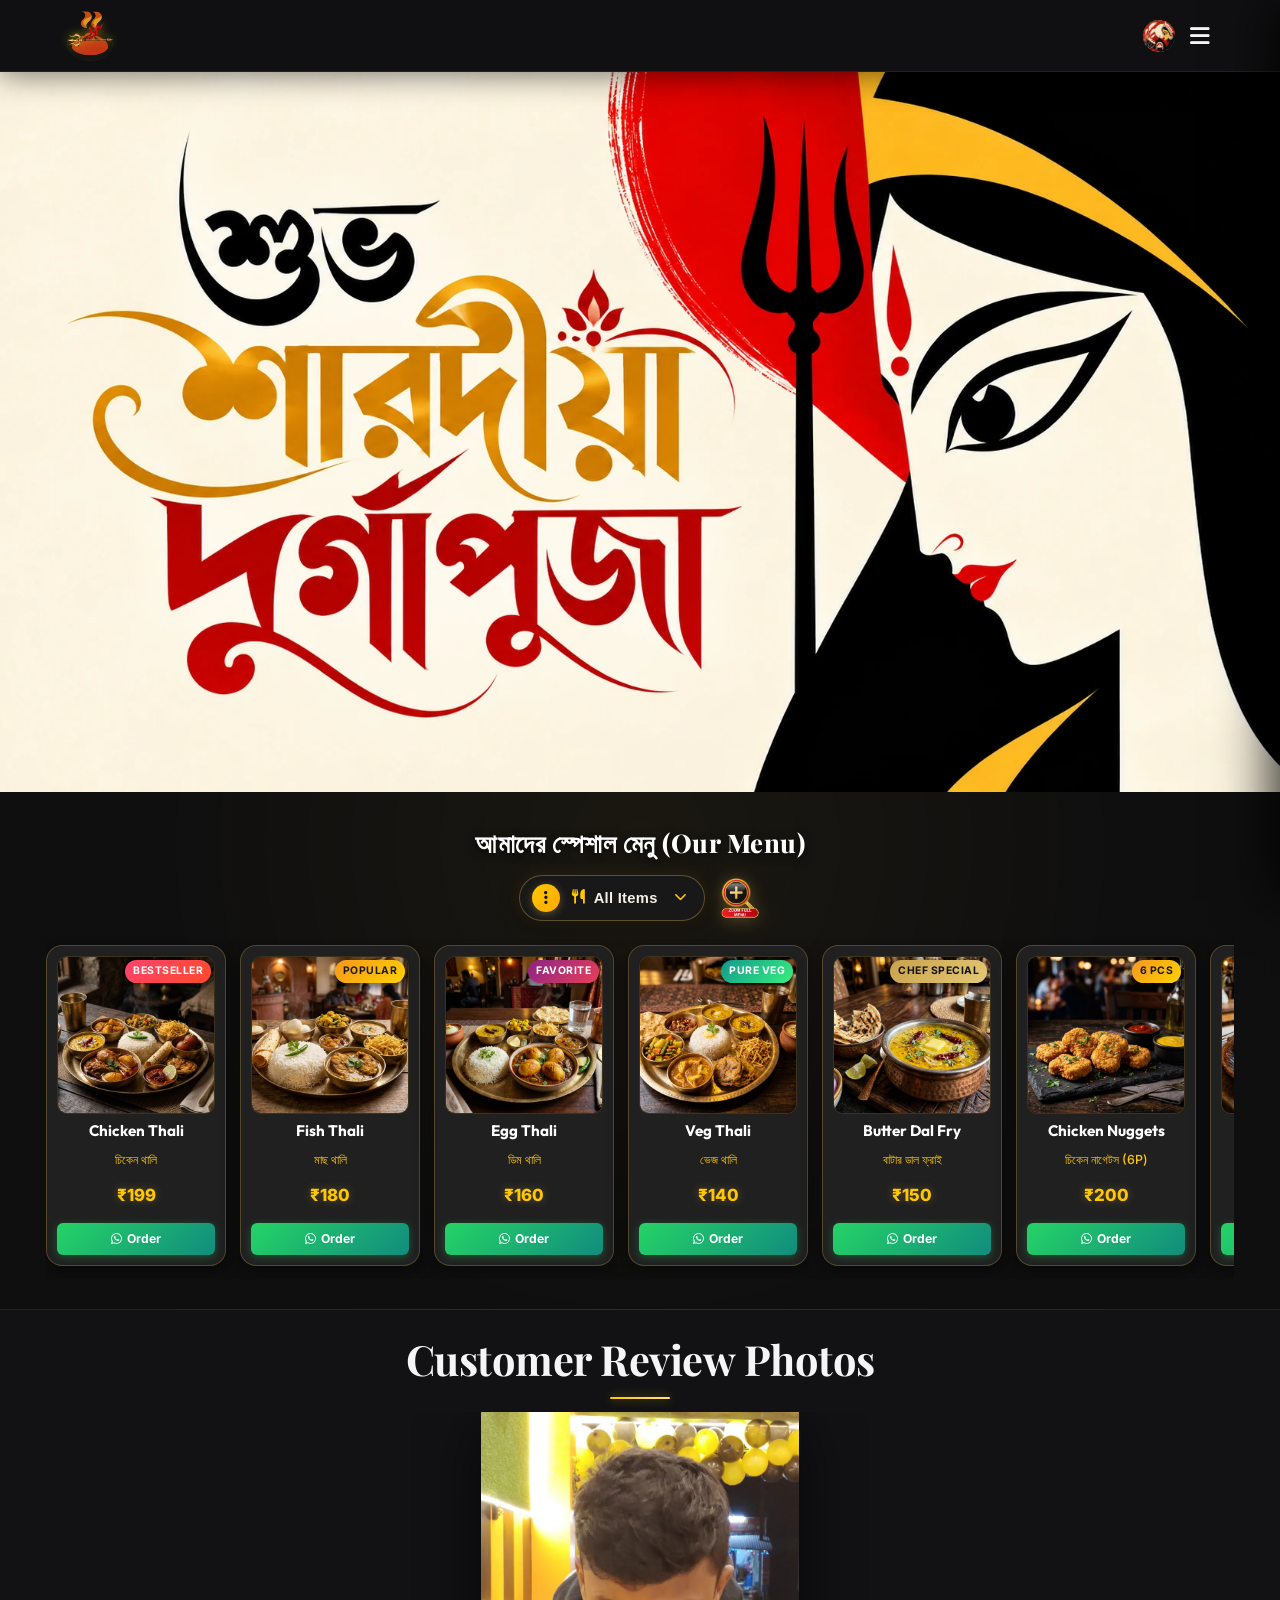
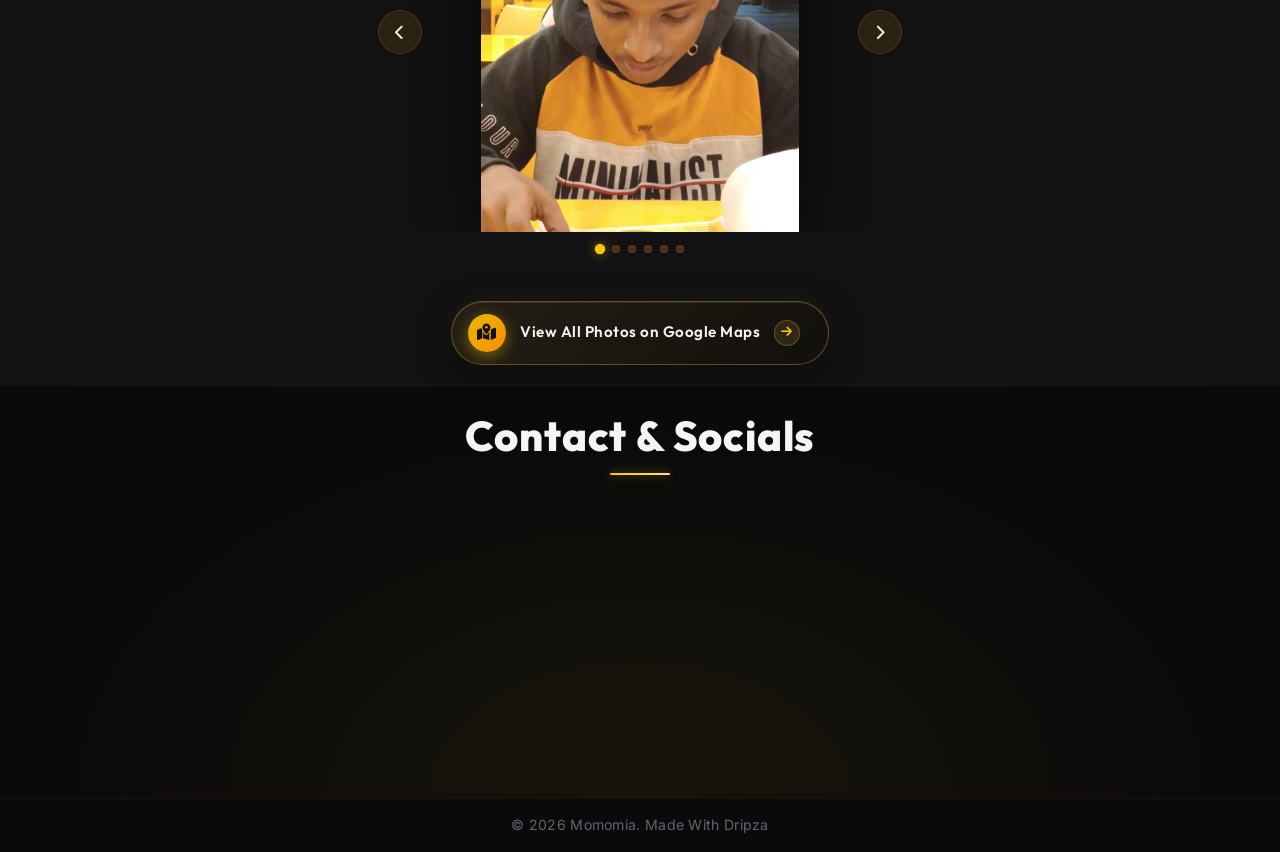
<file: index.html>
﻿<!DOCTYPE html>
<html lang="bn">

<head>
    <meta charset="UTF-8">
    <meta name="viewport" content="width=device-width, initial-scale=1.0">
    <title>Momomia Purba Burdwan</title>
    <link rel="icon" type="image/png" href="assets/momomia_favicon.webp">
    <link
        href="https://fonts.googleapis.com/css2?family=Playfair+Display:wght@400;600;700;800&family=Outfit:wght@300;400;600;800&family=Inter:wght@300;400;500;600&display=swap"
        rel="stylesheet">
    <link rel="stylesheet" href="https://cdnjs.cloudflare.com/ajax/libs/font-awesome/6.4.0/css/all.min.css">
    <link rel="stylesheet" href="styles.css?v=1.3">
</head>

<body class="no-scroll">
    <!-- Preloader Screen -->
    <div id="preloader">
        <div class="preloader-content">
            <h1 class="preloader-title">Welcome to <br><span class="highlight">Momomia Purba Burdwan</span></h1>
            <div class="preloader-loader">
                <div class="loader-bar"></div>
            </div>
        </div>
    </div>
    <!-- Navbar -->
    <nav class="navbar">
        <div class="logo-container">
            <img src="assets/momomia_logo.webp" alt="Momomia Logo" class="logo-brand-img">
            <div class="logo-text-wrapper">
                <span class="animated-football-header" title="Mahalaya Special">
                    <img src="assets/durga_puja_web_run_icon.webp" alt="Mahalaya Run Icon" style="object-fit: contain; filter: drop-shadow(0 0 5px rgba(255, 215, 0, 0.6));">
                </span>
                <span class="logo-text">Momomia</span>
            </div>
        </div>
        <span class="rath-yatra-header-text">শুভ শারদীয়া দুর্গাপূজা</span>
        <ul class="nav-links">
            <li><a href="#home">Home</a></li>
            <li><a href="#menu">Menu</a></li>
            <li><a href="#reviews">Reviews</a></li>
            <li><a href="#contact">Contact</a></li>
        </ul>
        <div class="navbar-actions">
            <!-- Rakhi Purnima Button for Poster -->
            <button class="fifa-btn" id="open-promo-modal-direct-btn" title="Show Mahalaya Special Poster">
                <div class="fifa-container">
                    <div class="fifa-magic-ring"></div>
                    <img src="assets/durga_puja_web_icon.webp" alt="Mahalaya Special" class="fifa-svg" style="object-fit: contain;">
                </div>
            </button>

            <div class="hamburger">
                <i class="fas fa-bars"></i>
            </div>
        </div>
    </nav>

    <!-- Hero Section -->
    <section id="home" class="hero">
        <div class="hero-bg banner-box">
            <img src="assets/modern_durga_puja_greeting_banner.webp" alt="Durga Puja Festival Banner" class="active">
            <img src="assets/banner_1.webp" alt="Momomia Banner 1">
            <img src="assets/banner_2.webp" alt="Momomia Banner 2">
            <img src="assets/banner_3.webp" alt="Momomia Banner 3">
                                                <div class="overlay"></div>
        </div>
        <!-- Click/Hover Zones for Banner Control -->
        <div class="hero-nav-zone left-zone" title="Previous Image"></div>
        <div class="hero-nav-zone right-zone" title="Next Image"></div>
    </section>

                <!-- Digital Restaurant Menu Section -->
    <section id="menu" class="main-menu-section">
        <div class="menu-header-wrapper">
            <div class="menu-eyebrow-container">
                <span class="menu-eyebrow">আমাদের স্পেশাল মেনু (Our Menu)</span>
            </div>
        </div>

        <!-- Menu Category Filter Tabs -->
                <!-- Menu Category Filter Dropdown (Three-Dot Filter Menu) -->
        <!-- Menu Filter and Zoom Controls Row -->
        <div class="menu-filter-controls-row">
            <div class="menu-filter-dropdown-wrapper" id="main-menu-filter-dropdown-wrapper">
            <button type="button" class="menu-filter-dots-btn" id="main-menu-filter-dots-btn" aria-expanded="false" aria-haspopup="true" title="Filter Menu">
                <span class="three-dots-icon-box">
                    <i class="fas fa-ellipsis-v"></i>
                </span>
                <span class="current-filter-label" id="main-current-filter-label">
                    <i class="fas fa-utensils"></i>
                    <span>All Items</span>
                </span>
                <i class="fas fa-chevron-down filter-dropdown-arrow"></i>
            </button>

            <!-- Dropdown List of Category Filter Options -->
            <div class="menu-filter-dropdown-menu" id="main-menu-filter-dropdown-menu">
                <div class="menu-filter-dropdown-header">
                    <span><i class="fas fa-filter"></i> Filter Category</span>
                </div>
                <div class="menu-filter-dropdown-list">
                    <button type="button" class="menu-tab-btn active" data-category="all">
                        <span class="tab-btn-content">
                            <i class="fas fa-utensils tab-icon"></i>
                            <span class="tab-title">All Items</span>
                        </span>
                        <i class="fas fa-check active-indicator-icon"></i>
                    </button>
                    <button type="button" class="menu-tab-btn" data-category="thali">
                        <span class="tab-btn-content">
                            <i class="fas fa-bowl-rice tab-icon"></i>
                            <span class="tab-title">Bengali Thali</span>
                        </span>
                        <i class="fas fa-check active-indicator-icon"></i>
                    </button>
                    <button type="button" class="menu-tab-btn" data-category="snacks">
                        <span class="tab-btn-content">
                            <i class="fas fa-burger tab-icon"></i>
                            <span class="tab-title">Breakfast & Snacks</span>
                        </span>
                        <i class="fas fa-check active-indicator-icon"></i>
                    </button>
                    <button type="button" class="menu-tab-btn" data-category="beverages">
                        <span class="tab-btn-content">
                            <i class="fas fa-mug-hot tab-icon"></i>
                            <span class="tab-title">Tea & Coffee</span>
                        </span>
                        <i class="fas fa-check active-indicator-icon"></i>
                    </button>
                    <button type="button" class="menu-tab-btn" data-category="extras">
                        <span class="tab-btn-content">
                            <i class="fas fa-plate-wheat tab-icon"></i>
                            <span class="tab-title">Sides & Extras</span>
                        </span>
                        <i class="fas fa-check active-indicator-icon"></i>
                    </button>
                </div>
            </div>
        </div>

            <!-- Zoom Full Menu Button on Right Side of Filter -->
            <button type="button" class="menu-zoom-img-btn" id="open-full-menu-modal-btn" title="Open Complete Menu Card (সম্পূর্ণ মেনু)">
                    <img src="assets/zoom_full_menu_icon.webp" alt="Zoom Full Menu" class="zoom-full-menu-img">
                </button>
        </div>
        

        <!-- Menu Cards Horizontal Side-Scroll Wrapper -->
        <div class="main-menu-scroll-wrapper">
            <div class="main-menu-scroll-track" id="main-restaurant-menu-scroll">
                
                <!-- 1. Chicken Thali -->
                <div class="food-menu-card" data-category="thali">
                    <div class="food-card-badge bestseller">Bestseller</div>
                    <div class="food-card-img-box">
                        <img src="assets/menu_chicken_thali.webp" alt="Chicken Thali" loading="lazy">
                    </div>
                    <div class="food-card-body">
                        <h3 class="food-title">Chicken Thali</h3>
                        <span class="bengali-title">চিকেন থালি</span>
                        <span class="food-price">₹199</span>
                        <a href="https://wa.me/916295982636?text=Hi%20Momomia,%20I%20want%20to%20order%20Chicken%20Thali%20(₹199)" target="_blank" class="food-order-btn">
                            <i class="fab fa-whatsapp"></i> Order
                        </a>
                    </div>
                </div>

                <!-- 2. Fish Thali -->
                <div class="food-menu-card" data-category="thali">
                    <div class="food-card-badge popular">Popular</div>
                    <div class="food-card-img-box">
                        <img src="assets/menu_fish_thali.webp" alt="Fish Thali" loading="lazy">
                    </div>
                    <div class="food-card-body">
                        <h3 class="food-title">Fish Thali</h3>
                        <span class="bengali-title">মাছ থালি</span>
                        <span class="food-price">₹180</span>
                        <a href="https://wa.me/916295982636?text=Hi%20Momomia,%20I%20want%20to%20order%20Fish%20Thali%20(₹180)" target="_blank" class="food-order-btn">
                            <i class="fab fa-whatsapp"></i> Order
                        </a>
                    </div>
                </div>

                <!-- 3. Egg Thali -->
                <div class="food-menu-card" data-category="thali">
                    <div class="food-card-badge special">Favorite</div>
                    <div class="food-card-img-box">
                        <img src="assets/menu_egg_thali.webp" alt="Egg Thali" loading="lazy">
                    </div>
                    <div class="food-card-body">
                        <h3 class="food-title">Egg Thali</h3>
                        <span class="bengali-title">ডিম থালি</span>
                        <span class="food-price">₹160</span>
                        <a href="https://wa.me/916295982636?text=Hi%20Momomia,%20I%20want%20to%20order%20Egg%20Thali%20(₹160)" target="_blank" class="food-order-btn">
                            <i class="fab fa-whatsapp"></i> Order
                        </a>
                    </div>
                </div>

                <!-- 4. Veg Thali -->
                <div class="food-menu-card" data-category="thali">
                    <div class="food-card-badge pure-veg">Pure Veg</div>
                    <div class="food-card-img-box">
                        <img src="assets/menu_veg_thali.webp" alt="Veg Thali" loading="lazy">
                    </div>
                    <div class="food-card-body">
                        <h3 class="food-title">Veg Thali</h3>
                        <span class="bengali-title">ভেজ থালি</span>
                        <span class="food-price">₹140</span>
                        <a href="https://wa.me/916295982636?text=Hi%20Momomia,%20I%20want%20to%20order%20Veg%20Thali%20(₹140)" target="_blank" class="food-order-btn">
                            <i class="fab fa-whatsapp"></i> Order
                        </a>
                    </div>
                </div>

                <!-- 5. Butter Dal Fry -->
                <div class="food-menu-card" data-category="extras">
                    <div class="food-card-badge chef">Chef Special</div>
                    <div class="food-card-img-box">
                        <img src="assets/menu_butter_dal_fry.webp" alt="Butter Dal Fry" loading="lazy">
                    </div>
                    <div class="food-card-body">
                        <h3 class="food-title">Butter Dal Fry</h3>
                        <span class="bengali-title">বাটার ডাল ফ্রাই</span>
                        <span class="food-price">₹150</span>
                        <a href="https://wa.me/916295982636?text=Hi%20Momomia,%20I%20want%20to%20order%20Butter%20Dal%20Fry%20(₹150)" target="_blank" class="food-order-btn">
                            <i class="fab fa-whatsapp"></i> Order
                        </a>
                    </div>
                </div>

                <!-- 6. Chicken Nuggets -->
                <div class="food-menu-card" data-category="snacks">
                    <div class="food-card-badge popular">6 Pcs</div>
                    <div class="food-card-img-box">
                        <img src="assets/menu_chicken_nuggets.webp" alt="Chicken Nuggets" loading="lazy">
                    </div>
                    <div class="food-card-body">
                        <h3 class="food-title">Chicken Nuggets</h3>
                        <span class="bengali-title">চিকেন নাগেটস (6P)</span>
                        <span class="food-price">₹200</span>
                        <a href="https://wa.me/916295982636?text=Hi%20Momomia,%20I%20want%20to%20order%20Chicken%20Nuggets%20(₹200)" target="_blank" class="food-order-btn">
                            <i class="fab fa-whatsapp"></i> Order
                        </a>
                    </div>
                </div>

                <!-- 7. Aloo Tikki -->
                <div class="food-menu-card" data-category="snacks">
                    <div class="food-card-badge pure-veg">Big Size</div>
                    <div class="food-card-img-box">
                        <img src="assets/menu_aloo_tikki.webp" alt="Aloo Tikki Big Size" loading="lazy">
                    </div>
                    <div class="food-card-body">
                        <h3 class="food-title">Aloo Tikki 6P</h3>
                        <span class="bengali-title">আলু টিক্কি (6P)</span>
                        <span class="food-price">₹180</span>
                        <a href="https://wa.me/916295982636?text=Hi%20Momomia,%20I%20want%20to%20order%20Aloo%20Tikki%20(₹180)" target="_blank" class="food-order-btn">
                            <i class="fab fa-whatsapp"></i> Order
                        </a>
                    </div>
                </div>

                <!-- 8. Egg Maggie -->
                <div class="food-menu-card" data-category="snacks">
                    <div class="food-card-badge popular">Hot</div>
                    <div class="food-card-img-box">
                        <img src="assets/menu_egg_maggie.webp" alt="Egg Maggie" loading="lazy">
                    </div>
                    <div class="food-card-body">
                        <h3 class="food-title">Egg Maggie</h3>
                        <span class="bengali-title">এগ ম্যাগি</span>
                        <span class="food-price">₹80</span>
                        <a href="https://wa.me/916295982636?text=Hi%20Momomia,%20I%20want%20to%20order%20Egg%20Maggie%20(₹80)" target="_blank" class="food-order-btn">
                            <i class="fab fa-whatsapp"></i> Order
                        </a>
                    </div>
                </div>

                <!-- 9. Veg Maggie -->
                <div class="food-menu-card" data-category="snacks">
                    <div class="food-card-badge pure-veg">Veg</div>
                    <div class="food-card-img-box">
                        <img src="assets/menu_egg_maggie.webp" alt="Veg Maggie" loading="lazy">
                    </div>
                    <div class="food-card-body">
                        <h3 class="food-title">Veg Maggie</h3>
                        <span class="bengali-title">ভেজ ম্যাগি</span>
                        <span class="food-price">₹60</span>
                        <a href="https://wa.me/916295982636?text=Hi%20Momomia,%20I%20want%20to%20order%20Veg%20Maggie%20(₹60)" target="_blank" class="food-order-btn">
                            <i class="fab fa-whatsapp"></i> Order
                        </a>
                    </div>
                </div>

                <!-- 10. Bread Omelette -->
                <div class="food-menu-card" data-category="snacks">
                    <div class="food-card-badge special">Breakfast</div>
                    <div class="food-card-img-box">
                        <img src="assets/menu6.webp" alt="Bread Omelette Jam Butter" loading="lazy">
                    </div>
                    <div class="food-card-body">
                        <h3 class="food-title">Bread Omelette</h3>
                        <span class="bengali-title">ব্রেড ওমলেট / জ্যাম</span>
                        <span class="food-price">₹60</span>
                        <a href="https://wa.me/916295982636?text=Hi%20Momomia,%20I%20want%20to%20order%20Bread%20Omelette%20(₹60)" target="_blank" class="food-order-btn">
                            <i class="fab fa-whatsapp"></i> Order
                        </a>
                    </div>
                </div>

                <!-- 11. Chai & Coffee -->
                <div class="food-menu-card" data-category="beverages">
                    <div class="food-card-badge special">Hot</div>
                    <div class="food-card-img-box">
                        <img src="assets/menu_tea_coffee.webp" alt="Coffee" loading="lazy">
                    </div>
                    <div class="food-card-body">
                        <h3 class="food-title">Milk / Black Coffee</h3>
                        <span class="bengali-title">কফি (Min 2 Cup)</span>
                        <span class="food-price">₹50</span>
                        <a href="https://wa.me/916295982636?text=Hi%20Momomia,%20I%20want%20to%20order%20Coffee" target="_blank" class="food-order-btn">
                            <i class="fab fa-whatsapp"></i> Order
                        </a>
                    </div>
                </div>

                <!-- 12. Milk / Black Tea -->
                <div class="food-menu-card" data-category="beverages">
                    <div class="food-card-badge bestseller">Chai</div>
                    <div class="food-card-img-box">
                        <img src="assets/menu_tea_coffee.webp" alt="Tea" loading="lazy">
                    </div>
                    <div class="food-card-body">
                        <h3 class="food-title">Black / Milk Tea</h3>
                        <span class="bengali-title">চা (Min 2 Cup)</span>
                        <span class="food-price">₹25</span>
                        <a href="https://wa.me/916295982636?text=Hi%20Momomia,%20I%20want%20to%20order%20Tea" target="_blank" class="food-order-btn">
                            <i class="fab fa-whatsapp"></i> Order
                        </a>
                    </div>
                </div>

                <!-- 13. Green Tea -->
                <div class="food-menu-card" data-category="beverages">
                    <div class="food-card-badge pure-veg">Healthy</div>
                    <div class="food-card-img-box">
                        <img src="assets/menu_tea_coffee.webp" alt="Green Tea" loading="lazy">
                    </div>
                    <div class="food-card-body">
                        <h3 class="food-title">Green Tea</h3>
                        <span class="bengali-title">গ্রিন টি (Min 2 Cup)</span>
                        <span class="food-price">₹40</span>
                        <a href="https://wa.me/916295982636?text=Hi%20Momomia,%20I%20want%20to%20order%20Green%20Tea" target="_blank" class="food-order-btn">
                            <i class="fab fa-whatsapp"></i> Order
                        </a>
                    </div>
                </div>

                <!-- 14. Extra Chicken 4P -->
                <div class="food-menu-card" data-category="extras">
                    <div class="food-card-badge popular">4 Pcs</div>
                    <div class="food-card-img-box">
                        <img src="assets/menu_chicken_thali.webp" alt="Extra Chicken" loading="lazy">
                    </div>
                    <div class="food-card-body">
                        <h3 class="food-title">Extra Chicken (4P)</h3>
                        <span class="bengali-title">চিকেন কারি (4P)</span>
                        <span class="food-price">₹180</span>
                        <a href="https://wa.me/916295982636?text=Hi%20Momomia,%20I%20want%20to%20order%20Extra%20Chicken%204P%20(₹180)" target="_blank" class="food-order-btn">
                            <i class="fab fa-whatsapp"></i> Order
                        </a>
                    </div>
                </div>

                <!-- 15. Extra Mutton 1P -->
                <div class="food-menu-card" data-category="extras">
                    <div class="food-card-badge special">Special</div>
                    <div class="food-card-img-box">
                        <img src="assets/menu3.webp" alt="Extra Mutton" loading="lazy">
                    </div>
                    <div class="food-card-body">
                        <h3 class="food-title">Extra Mutton (1P)</h3>
                        <span class="bengali-title">মটন (স্পেশাল অর্ডার)</span>
                        <span class="food-price">₹80</span>
                        <a href="https://wa.me/916295982636?text=Hi%20Momomia,%20I%20want%20to%20order%20Extra%20Mutton%20(₹80)" target="_blank" class="food-order-btn">
                            <i class="fab fa-whatsapp"></i> Order
                        </a>
                    </div>
                </div>

                <!-- 16. Extra Fish 1P -->
                <div class="food-menu-card" data-category="extras">
                    <div class="food-card-badge popular">1 Pc</div>
                    <div class="food-card-img-box">
                        <img src="assets/menu_fish_thali.webp" alt="Extra Fish" loading="lazy">
                    </div>
                    <div class="food-card-body">
                        <h3 class="food-title">Extra Fish (1P)</h3>
                        <span class="bengali-title">মাছ ১ পিস</span>
                        <span class="food-price">₹80</span>
                        <a href="https://wa.me/916295982636?text=Hi%20Momomia,%20I%20want%20to%20order%20Extra%20Fish%20(₹80)" target="_blank" class="food-order-btn">
                            <i class="fab fa-whatsapp"></i> Order
                        </a>
                    </div>
                </div>

                <!-- 17. Green Salad -->
                <div class="food-menu-card" data-category="extras">
                    <div class="food-card-badge pure-veg">Fresh</div>
                    <div class="food-card-img-box">
                        <img src="assets/menu_veg_thali.webp" alt="Green Salad" loading="lazy">
                    </div>
                    <div class="food-card-body">
                        <h3 class="food-title">Green Salad</h3>
                        <span class="bengali-title">গ্রিন স্যালাড</span>
                        <span class="food-price">₹100</span>
                        <a href="https://wa.me/916295982636?text=Hi%20Momomia,%20I%20want%20to%20order%20Green%20Salad%20(₹100)" target="_blank" class="food-order-btn">
                            <i class="fab fa-whatsapp"></i> Order
                        </a>
                    </div>
                </div>

                <!-- 18. Extra Egg (2P) -->
                <div class="food-menu-card" data-category="extras">
                    <div class="food-card-badge special">2 Pcs</div>
                    <div class="food-card-img-box">
                        <img src="assets/menu_egg_thali.webp" alt="Extra Egg 2P" loading="lazy">
                    </div>
                    <div class="food-card-body">
                        <h3 class="food-title">Extra Egg (2P)</h3>
                        <span class="bengali-title">ডিম (২ পিস)</span>
                        <span class="food-price">₹50</span>
                        <a href="https://wa.me/916295982636?text=Hi%20Momomia,%20I%20want%20to%20order%20Extra%20Egg%202P%20(₹50)" target="_blank" class="food-order-btn">
                            <i class="fab fa-whatsapp"></i> Order
                        </a>
                    </div>
                </div>

                <!-- 19. Extra Rice -->
                <div class="food-menu-card" data-category="extras">
                    <div class="food-card-badge popular">1 Plate</div>
                    <div class="food-card-img-box">
                        <img src="assets/menu_veg_thali.webp" alt="Extra Rice" loading="lazy">
                    </div>
                    <div class="food-card-body">
                        <h3 class="food-title">Extra Rice</h3>
                        <span class="bengali-title">এক্সট্রা ভাত</span>
                        <span class="food-price">₹50</span>
                        <a href="https://wa.me/916295982636?text=Hi%20Momomia,%20I%20want%20to%20order%20Extra%20Rice%20(₹50)" target="_blank" class="food-order-btn">
                            <i class="fab fa-whatsapp"></i> Order
                        </a>
                    </div>
                </div>

                <!-- 20. Extra Misti / Papad / Roti -->
                <div class="food-menu-card" data-category="extras">
                    <div class="food-card-badge pure-veg">Per Pc</div>
                    <div class="food-card-img-box">
                        <img src="assets/menu2.webp" alt="Extra Misti Papad Roti" loading="lazy">
                    </div>
                    <div class="food-card-body">
                        <h3 class="food-title">Extra Misti / Papad / Roti</h3>
                        <span class="bengali-title">মিষ্টি / পাঁপড় / রুটি</span>
                        <span class="food-price">₹10</span>
                        <a href="https://wa.me/916295982636?text=Hi%20Momomia,%20I%20want%20to%20order%20Extra%20Misti%20Papad%20Roti%20(₹10)" target="_blank" class="food-order-btn">
                            <i class="fab fa-whatsapp"></i> Order
                        </a>
                    </div>
                </div>

                <!-- 21. Extra Sabji / Dal / Vaji -->
                <div class="food-menu-card" data-category="extras">
                    <div class="food-card-badge pure-veg">Side Bowl</div>
                    <div class="food-card-img-box">
                        <img src="assets/menu_butter_dal_fry.webp" alt="Extra Sabji Dal Vaji" loading="lazy">
                    </div>
                    <div class="food-card-body">
                        <h3 class="food-title">Extra Sabji / Dal / Vaji</h3>
                        <span class="bengali-title">সবজি / ডাল / ভাজি</span>
                        <span class="food-price">₹30</span>
                        <a href="https://wa.me/916295982636?text=Hi%20Momomia,%20I%20want%20to%20order%20Extra%20Sabji%20Dal%20Vaji%20(₹30)" target="_blank" class="food-order-btn">
                            <i class="fab fa-whatsapp"></i> Order
                        </a>
                    </div>
                </div>

                <!-- 18. Water Bottle -->
                <div class="food-menu-card" data-category="beverages">
                    <div class="food-card-badge pure-veg">Mineral</div>
                    <div class="food-card-img-box">
                        <img src="assets/menu5.webp" alt="Water Bottle" loading="lazy">
                    </div>
                    <div class="food-card-body">
                        <h3 class="food-title">Water Bottle</h3>
                        <span class="bengali-title">জল 1L / 2L</span>
                        <span class="food-price">₹20 / ₹30</span>
                        <a href="https://wa.me/916295982636?text=Hi%20Momomia,%20I%20want%20to%20order%20Water%20Bottle" target="_blank" class="food-order-btn">
                            <i class="fab fa-whatsapp"></i> Order
                        </a>
                    </div>
                </div>

            </div>
        </div>
    </section>

    <!-- Reviews Section (Photo Gallery) -->
    <section id="reviews" class="reviews-section">
        <h2 class="section-title">Customer Review Photos</h2>
        <div class="reviews-slider-container">
            <div class="reviews-slider">
                <div class="review-slide active">
                    <img src="assets/review_1.webp" alt="Customer Review 1">
                </div>
                <div class="review-slide">
                    <img src="assets/review_2.webp" alt="Customer Review 2">
                </div>
                <div class="review-slide">
                    <img src="assets/review_3.webp" alt="Customer Review 3">
                </div>
                <div class="review-slide">
                    <img src="assets/review_4.webp" alt="Customer Review 4">
                </div>
                <div class="review-slide">
                    <img src="assets/review_5.webp" alt="Customer Review 5">
                </div>
                <div class="review-slide">
                    <img src="assets/review_6.webp" alt="Customer Review 6">
                </div>
            </div>

            <!-- Slider Controls -->
            <button class="slider-btn prev-btn"><i class="fas fa-chevron-left"></i></button>
            <button class="slider-btn next-btn"><i class="fas fa-chevron-right"></i></button>

            <!-- Slider Dots -->
            <div class="slider-dots">
                <span class="dot active" data-index="0"></span>
                <span class="dot" data-index="1"></span>
                <span class="dot" data-index="2"></span>
                <span class="dot" data-index="3"></span>
                <span class="dot" data-index="4"></span>
                <span class="dot" data-index="5"></span>
            </div>
        </div>
        <div style="text-align: center; margin-top: 3rem;">
            <div class="reviews-cta-wrapper">
            <a href="https://maps.app.goo.gl/qiL6qCvPwu5qX8nu6" target="_blank" class="modern-maps-btn" title="Open Google Maps Gallery">
                <span class="maps-icon-badge"><i class="fas fa-map-marked-alt"></i></span>
                <span class="maps-btn-text">View All Photos on Google Maps</span>
                <span class="maps-arrow-circle"><i class="fas fa-arrow-right"></i></span>
            </a>
        </div>
        </div>
    </section>

    <!-- Contact & Footer -->
    <section id="contact" class="contact-section">
        <h2 class="section-title">Contact & Socials</h2>
        <div class="contact-container glassmorphism">
            <div class="contact-info">
                <h2>Visit Us</h2>
                <div class="info-item">
                    <a href="https://maps.app.goo.gl/umdXPPU4g1xAfFZi6" target="_blank"
                        style="color: inherit; text-decoration: none; display: flex; align-items: center; gap: 15px;">
                        <i class="fas fa-map-marker-alt"></i>
                        <p>Champahati, Samudragarh, Dakshinbati, West Bengal 713519</p>
                    </a>
                </div>
                <div class="info-item">
                    <i class="fas fa-phone-alt"></i>
                    <p>+91 9064095517</p>
                </div>
                <div class="info-item">
                    <i class="fas fa-envelope"></i>
                    <p>hello@momomia.com</p>
                </div>
            </div>
            <div class="social-links">
                <h2>Follow Us</h2>
                <div class="social-icons">
                    <a href="#" class="social-icon"><i class="fab fa-instagram"></i></a>
                    <a href="#" class="social-icon"><i class="fab fa-facebook-f"></i></a>
                    <a href="#" class="social-icon"><i class="fab fa-youtube"></i></a>
                    <a href="https://wa.me/919064095517" target="_blank" class="social-icon"><i class="fab fa-whatsapp"></i></a>
                    <a href="https://maps.app.goo.gl/umdXPPU4g1xAfFZi6" target="_blank" class="social-icon"><i
                            class="fas fa-map-marker-alt"></i></a>
                </div>
            </div>
        </div>
    </section>

    <footer>
        <p>&copy; 2026 Momomia. Made With Dripza</p>
    </footer>



    <!-- Full Menu Interactive Modal -->
    <div class="full-menu-modal" id="full-menu-modal" aria-hidden="true">
        <div class="full-menu-modal-overlay" id="full-menu-modal-overlay"></div>
        <div class="full-menu-modal-container">
            <!-- Modal Sticky Top Header Container (Header + Hero Title + Search + Category Tabs) -->
            <div class="full-menu-modal-top-section">
                <!-- Modal Header -->
                <div class="full-menu-modal-header">
                    <div class="full-menu-modal-header-left">
                        <button class="menu-modal-close-btn" id="close-full-menu-modal-btn" aria-label="Close Full Menu">
                            <i class="fas fa-arrow-left"></i> <span>Back</span>
                        </button>
                        <div class="full-menu-modal-title">
                            Momomia
                        </div>
                    </div>
                    <div class="full-menu-modal-header-right">
                        <a href="#modal-order-timings" class="menu-modal-timing-btn" id="modal-timing-btn" title="Order Timings">
                            <i class="fas fa-clock"></i> <span>Timings</span>
                        </a>
                        <a href="tel:6295982636" class="menu-modal-call-btn">
                            <i class="fas fa-phone-alt"></i> <span>6295982636</span>
                        </a>
                        <button class="menu-modal-close-icon-btn" id="close-full-menu-icon-btn" aria-label="Close">
                            <i class="fas fa-times"></i>
                        </button>
                    </div>
                </div>

                <!-- Modal Hero Header -->
                <div class="full-menu-hero">
                    <h1>Complete Menu Card <span class="bengali-heading">আমাদের সম্পূর্ণ ডিজিটাল মেনু</span></h1>
                </div>

                <!-- Search Bar & Category Filter Tabs -->
                <div class="menu-control-bar">
                    

                    <!-- Modal Category Filter Dropdown (Three-Dot Filter Menu) -->
                    <div class="menu-filter-dropdown-wrapper" id="modal-menu-filter-dropdown-wrapper">
            <button type="button" class="menu-filter-dots-btn" id="modal-menu-filter-dots-btn" aria-expanded="false" aria-haspopup="true" title="Filter Menu">
                <span class="three-dots-icon-box">
                    <i class="fas fa-ellipsis-v"></i>
                </span>
                <span class="current-filter-label" id="modal-current-filter-label">
                    <i class="fas fa-utensils"></i>
                    <span>All Items</span>
                </span>
                <i class="fas fa-chevron-down filter-dropdown-arrow"></i>
            </button>

            <!-- Dropdown List of Category Filter Options -->
            <div class="menu-filter-dropdown-menu" id="modal-menu-filter-dropdown-menu">
                <div class="menu-filter-dropdown-header">
                    <span><i class="fas fa-filter"></i> Filter Category</span>
                </div>
                <div class="menu-filter-dropdown-list">
                    <button type="button" class="menu-tab-btn active" data-category="all">
                        <span class="tab-btn-content">
                            <i class="fas fa-utensils tab-icon"></i>
                            <span class="tab-title">All Items</span>
                        </span>
                        <i class="fas fa-check active-indicator-icon"></i>
                    </button>
                    <button type="button" class="menu-tab-btn" data-category="thali">
                        <span class="tab-btn-content">
                            <i class="fas fa-bowl-rice tab-icon"></i>
                            <span class="tab-title">Bengali Thali</span>
                        </span>
                        <i class="fas fa-check active-indicator-icon"></i>
                    </button>
                    <button type="button" class="menu-tab-btn" data-category="snacks">
                        <span class="tab-btn-content">
                            <i class="fas fa-burger tab-icon"></i>
                            <span class="tab-title">Breakfast & Snacks</span>
                        </span>
                        <i class="fas fa-check active-indicator-icon"></i>
                    </button>
                    <button type="button" class="menu-tab-btn" data-category="beverages">
                        <span class="tab-btn-content">
                            <i class="fas fa-mug-hot tab-icon"></i>
                            <span class="tab-title">Tea & Coffee</span>
                        </span>
                        <i class="fas fa-check active-indicator-icon"></i>
                    </button>
                    <button type="button" class="menu-tab-btn" data-category="extras">
                        <span class="tab-btn-content">
                            <i class="fas fa-plate-wheat tab-icon"></i>
                            <span class="tab-title">Sides & Extras</span>
                        </span>
                        <i class="fas fa-check active-indicator-icon"></i>
                    </button>
                </div>
            </div>
                </div>

                    <div class="search-box-wrapper">
                        <i class="fas fa-search"></i>
                        <input type="text" id="modal-menu-search-input" placeholder="খাবারের নাম লিখে খুঁজুন (Search dishes...)" autocomplete="off" enterkeyhint="search">
                        <button type="button" id="modal-menu-search-clear" class="search-clear-btn" aria-label="Clear search" title="à¦®à§à¦›à§‡ à¦«à§‡à¦²à§à¦¨ (Clear)">
                            <i class="fas fa-times"></i>
                        </button>
                    </div>
            </div>
            </div>

            <div class="full-menu-modal-body">
                <!-- Complete Menu Card Grid -->
                <div class="compact-menu-grid-container">
                    <div class="compact-grid" id="modal-full-menu-grid">

                        <!-- 1. Chicken Thali -->
                        <div class="food-menu-card" data-category="thali" data-keywords="chicken thali murgi murgir mangsho rice dal sabji thali">
                            <div class="food-card-badge bestseller">Bestseller</div>
                            <div class="food-card-img-box">
                                <img src="assets/menu_chicken_thali.webp" alt="Chicken Thali" loading="lazy">
                            </div>
                            <div class="food-card-body">
                                <h3 class="food-title">Chicken Thali</h3>
                                <span class="bengali-title">চিকেন থালি</span>
                                <span class="food-price">₹199</span>
                                <a href="https://wa.me/916295982636?text=Hi%20Momomia,%20I%20want%20to%20order%20Chicken%20Thali%20(₹199)" target="_blank" class="food-order-btn">
                                    <i class="fab fa-whatsapp"></i> Order
                                </a>
                            </div>
                        </div>

                        <!-- 2. Fish Thali -->
                        <div class="food-menu-card" data-category="thali" data-keywords="fish thali macher thali mach jhol rui katla rice dal thali">
                            <div class="food-card-badge popular">Popular</div>
                            <div class="food-card-img-box">
                                <img src="assets/menu_fish_thali.webp" alt="Fish Thali" loading="lazy">
                            </div>
                            <div class="food-card-body">
                                <h3 class="food-title">Fish Thali</h3>
                                <span class="bengali-title">মাছ থালি</span>
                                <span class="food-price">₹180</span>
                                <a href="https://wa.me/916295982636?text=Hi%20Momomia,%20I%20want%20to%20order%20Fish%20Thali%20(₹180)" target="_blank" class="food-order-btn">
                                    <i class="fab fa-whatsapp"></i> Order
                                </a>
                            </div>
                        </div>

                        <!-- 3. Egg Thali -->
                        <div class="food-menu-card" data-category="thali" data-keywords="egg thali dimer thali dim kosha rice dal thali">
                            <div class="food-card-badge special">Favorite</div>
                            <div class="food-card-img-box">
                                <img src="assets/menu_egg_thali.webp" alt="Egg Thali" loading="lazy">
                            </div>
                            <div class="food-card-body">
                                <h3 class="food-title">Egg Thali</h3>
                                <span class="bengali-title">ডিম থালি</span>
                                <span class="food-price">₹160</span>
                                <a href="https://wa.me/916295982636?text=Hi%20Momomia,%20I%20want%20to%20order%20Egg%20Thali%20(₹160)" target="_blank" class="food-order-btn">
                                    <i class="fab fa-whatsapp"></i> Order
                                </a>
                            </div>
                        </div>

                        <!-- 4. Veg Thali -->
                        <div class="food-menu-card" data-category="thali" data-keywords="veg thali niramish thali paneer dal sabji rice mishti doi">
                            <div class="food-card-badge pure-veg">Pure Veg</div>
                            <div class="food-card-img-box">
                                <img src="assets/menu_veg_thali.webp" alt="Veg Thali" loading="lazy">
                            </div>
                            <div class="food-card-body">
                                <h3 class="food-title">Veg Thali</h3>
                                <span class="bengali-title">ভেজ থালি</span>
                                <span class="food-price">₹140</span>
                                <a href="https://wa.me/916295982636?text=Hi%20Momomia,%20I%20want%20to%20order%20Veg%20Thali%20(₹140)" target="_blank" class="food-order-btn">
                                    <i class="fab fa-whatsapp"></i> Order
                                </a>
                            </div>
                        </div>

                        <!-- 5. Butter Dal Fry -->
                        <div class="food-menu-card" data-category="extras" data-keywords="butter dal fry yellow dal tadka veg">
                            <div class="food-card-badge chef">Chef Special</div>
                            <div class="food-card-img-box">
                                <img src="assets/menu_butter_dal_fry.webp" alt="Butter Dal Fry" loading="lazy">
                            </div>
                            <div class="food-card-body">
                                <h3 class="food-title">Butter Dal Fry</h3>
                                <span class="bengali-title">বাটার ডাল ফ্রাই</span>
                                <span class="food-price">₹150</span>
                                <a href="https://wa.me/916295982636?text=Hi%20Momomia,%20I%20want%20to%20order%20Butter%20Dal%20Fry%20(₹150)" target="_blank" class="food-order-btn">
                                    <i class="fab fa-whatsapp"></i> Order
                                </a>
                            </div>
                        </div>

                        <!-- 6. Chicken Nuggets (6P) -->
                        <div class="food-menu-card" data-category="snacks" data-keywords="chicken nuggets 6p fried snacks non-veg">
                            <div class="food-card-badge popular">6 Pcs</div>
                            <div class="food-card-img-box">
                                <img src="assets/menu_chicken_nuggets.webp" alt="Chicken Nuggets" loading="lazy">
                            </div>
                            <div class="food-card-body">
                                <h3 class="food-title">Chicken Nuggets</h3>
                                <span class="bengali-title">চিকেন নাগেটস (6P)</span>
                                <span class="food-price">₹200</span>
                                <a href="https://wa.me/916295982636?text=Hi%20Momomia,%20I%20want%20to%20order%20Chicken%20Nuggets%20(₹200)" target="_blank" class="food-order-btn">
                                    <i class="fab fa-whatsapp"></i> Order
                                </a>
                            </div>
                        </div>

                        <!-- 7. Aloo Tikki Big Size (6P) -->
                        <div class="food-menu-card" data-category="snacks" data-keywords="aloo tikki potato cutlet snacks big size veg">
                            <div class="food-card-badge pure-veg">Big Size</div>
                            <div class="food-card-img-box">
                                <img src="assets/menu_aloo_tikki.webp" alt="Aloo Tikki Big Size" loading="lazy">
                            </div>
                            <div class="food-card-body">
                                <h3 class="food-title">Aloo Tikki 6P</h3>
                                <span class="bengali-title">আলু টিক্কি (6P)</span>
                                <span class="food-price">₹180</span>
                                <a href="https://wa.me/916295982636?text=Hi%20Momomia,%20I%20want%20to%20order%20Aloo%20Tikki%20(₹180)" target="_blank" class="food-order-btn">
                                    <i class="fab fa-whatsapp"></i> Order
                                </a>
                            </div>
                        </div>

                        <!-- 8. Egg Maggie -->
                        <div class="food-menu-card" data-category="snacks" data-keywords="egg maggie noodles masala snacks">
                            <div class="food-card-badge popular">Hot</div>
                            <div class="food-card-img-box">
                                <img src="assets/menu_egg_maggie.webp" alt="Egg Maggie" loading="lazy">
                            </div>
                            <div class="food-card-body">
                                <h3 class="food-title">Egg Maggie</h3>
                                <span class="bengali-title">এগ ম্যাগি</span>
                                <span class="food-price">₹80</span>
                                <a href="https://wa.me/916295982636?text=Hi%20Momomia,%20I%20want%20to%20order%20Egg%20Maggie%20(₹80)" target="_blank" class="food-order-btn">
                                    <i class="fab fa-whatsapp"></i> Order
                                </a>
                            </div>
                        </div>

                        <!-- 9. Veg Maggie -->
                        <div class="food-menu-card" data-category="snacks" data-keywords="veg maggie masala noodles snacks vegetarian">
                            <div class="food-card-badge pure-veg">Veg</div>
                            <div class="food-card-img-box">
                                <img src="assets/menu_egg_maggie.webp" alt="Veg Maggie" loading="lazy">
                            </div>
                            <div class="food-card-body">
                                <h3 class="food-title">Veg Maggie</h3>
                                <span class="bengali-title">ভেজ ম্যাগি</span>
                                <span class="food-price">₹60</span>
                                <a href="https://wa.me/916295982636?text=Hi%20Momomia,%20I%20want%20to%20order%20Veg%20Maggie%20(₹60)" target="_blank" class="food-order-btn">
                                    <i class="fab fa-whatsapp"></i> Order
                                </a>
                            </div>
                        </div>

                        <!-- 10. Bread Omelette / Jam / Butter -->
                        <div class="food-menu-card" data-category="snacks" data-keywords="bread omelette jam butter breakfast toast egg">
                            <div class="food-card-badge special">Breakfast</div>
                            <div class="food-card-img-box">
                                <img src="assets/menu6.webp" alt="Bread Omelette Jam Butter" loading="lazy">
                            </div>
                            <div class="food-card-body">
                                <h3 class="food-title">Bread Omelette</h3>
                                <span class="bengali-title">ব্রেড ওমলেট / জ্যাম</span>
                                <span class="food-price">₹60</span>
                                <a href="https://wa.me/916295982636?text=Hi%20Momomia,%20I%20want%20to%20order%20Bread%20Omelette%20(₹60)" target="_blank" class="food-order-btn">
                                    <i class="fab fa-whatsapp"></i> Order
                                </a>
                            </div>
                        </div>

                        <!-- 11. Milk / Black Coffee -->
                        <div class="food-menu-card" data-category="beverages" data-keywords="coffee milk coffee black coffee hot drink beverages espresso">
                            <div class="food-card-badge special">Hot</div>
                            <div class="food-card-img-box">
                                <img src="assets/menu_tea_coffee.webp" alt="Milk and Black Coffee" loading="lazy">
                            </div>
                            <div class="food-card-body">
                                <h3 class="food-title">Milk / Black Coffee</h3>
                                <span class="bengali-title">কফি (Min 2 Cup)</span>
                                <span class="food-price">₹50</span>
                                <a href="https://wa.me/916295982636?text=Hi%20Momomia,%20I%20want%20to%20order%20Coffee" target="_blank" class="food-order-btn">
                                    <i class="fab fa-whatsapp"></i> Order
                                </a>
                            </div>
                        </div>

                        <!-- 12. Black / Milk Tea -->
                        <div class="food-menu-card" data-category="beverages" data-keywords="tea chai milk tea black tea masala chai beverage">
                            <div class="food-card-badge bestseller">Chai</div>
                            <div class="food-card-img-box">
                                <img src="assets/menu_tea_coffee.webp" alt="Black and Milk Tea" loading="lazy">
                            </div>
                            <div class="food-card-body">
                                <h3 class="food-title">Black / Milk Tea</h3>
                                <span class="bengali-title">চা (Min 2 Cup)</span>
                                <span class="food-price">₹25</span>
                                <a href="https://wa.me/916295982636?text=Hi%20Momomia,%20I%20want%20to%20order%20Tea" target="_blank" class="food-order-btn">
                                    <i class="fab fa-whatsapp"></i> Order
                                </a>
                            </div>
                        </div>

                        <!-- 13. Green Tea -->
                        <div class="food-menu-card" data-category="beverages" data-keywords="green tea healthy detox hot beverage">
                            <div class="food-card-badge pure-veg">Healthy</div>
                            <div class="food-card-img-box">
                                <img src="assets/menu_tea_coffee.webp" alt="Green Tea" loading="lazy">
                            </div>
                            <div class="food-card-body">
                                <h3 class="food-title">Green Tea</h3>
                                <span class="bengali-title">গ্রিন টি (Min 2 Cup)</span>
                                <span class="food-price">₹40</span>
                                <a href="https://wa.me/916295982636?text=Hi%20Momomia,%20I%20want%20to%20order%20Green%20Tea" target="_blank" class="food-order-btn">
                                    <i class="fab fa-whatsapp"></i> Order
                                </a>
                            </div>
                        </div>

                        <!-- 14. Extra Chicken (4P) -->
                        <div class="food-menu-card" data-category="extras" data-keywords="extra chicken 4p murgir mangsho chicken curry side non-veg">
                            <div class="food-card-badge popular">4 Pcs</div>
                            <div class="food-card-img-box">
                                <img src="assets/menu_chicken_thali.webp" alt="Extra Chicken 4P" loading="lazy">
                            </div>
                            <div class="food-card-body">
                                <h3 class="food-title">Extra Chicken (4P)</h3>
                                <span class="bengali-title">চিকেন কারি (4P)</span>
                                <span class="food-price">₹180</span>
                                <a href="https://wa.me/916295982636?text=Hi%20Momomia,%20I%20want%20to%20order%20Extra%20Chicken%204P%20(₹180)" target="_blank" class="food-order-btn">
                                    <i class="fab fa-whatsapp"></i> Order
                                </a>
                            </div>
                        </div>

                        <!-- 15. Extra Mutton (1P - Special Order) -->
                        <div class="food-menu-card" data-category="extras" data-keywords="extra mutton 1p khasi mangsho mutton kosha special non-veg">
                            <div class="food-card-badge special">Special</div>
                            <div class="food-card-img-box">
                                <img src="assets/menu3.webp" alt="Extra Mutton 1P" loading="lazy">
                            </div>
                            <div class="food-card-body">
                                <h3 class="food-title">Extra Mutton (1P)</h3>
                                <span class="bengali-title">মটন (স্পেশাল অর্ডার)</span>
                                <span class="food-price">₹80</span>
                                <a href="https://wa.me/916295982636?text=Hi%20Momomia,%20I%20want%20to%20order%20Extra%20Mutton%20(₹80)" target="_blank" class="food-order-btn">
                                    <i class="fab fa-whatsapp"></i> Order
                                </a>
                            </div>
                        </div>

                        <!-- 16. Extra Fish (1P) -->
                        <div class="food-menu-card" data-category="extras" data-keywords="extra fish 1p macher jhol rui katla side non-veg">
                            <div class="food-card-badge popular">1 Pc</div>
                            <div class="food-card-img-box">
                                <img src="assets/menu_fish_thali.webp" alt="Extra Fish 1P" loading="lazy">
                            </div>
                            <div class="food-card-body">
                                <h3 class="food-title">Extra Fish (1P)</h3>
                                <span class="bengali-title">মাছ ১ পিস</span>
                                <span class="food-price">₹80</span>
                                <a href="https://wa.me/916295982636?text=Hi%20Momomia,%20I%20want%20to%20order%20Extra%20Fish%20(₹80)" target="_blank" class="food-order-btn">
                                    <i class="fab fa-whatsapp"></i> Order
                                </a>
                            </div>
                        </div>

                        <!-- 17. Green Salad -->
                        <div class="food-menu-card" data-category="extras" data-keywords="green salad cucumber tomato onion lemon salad veg">
                            <div class="food-card-badge pure-veg">Fresh</div>
                            <div class="food-card-img-box">
                                <img src="assets/menu_veg_thali.webp" alt="Green Salad" loading="lazy">
                            </div>
                            <div class="food-card-body">
                                <h3 class="food-title">Green Salad</h3>
                                <span class="bengali-title">গ্রিন স্যালাড</span>
                                <span class="food-price">₹100</span>
                                <a href="https://wa.me/916295982636?text=Hi%20Momomia,%20I%20want%20to%20order%20Green%20Salad%20(₹100)" target="_blank" class="food-order-btn">
                                    <i class="fab fa-whatsapp"></i> Order
                                </a>
                            </div>
                        </div>

                        <!-- 18. Extra Egg (2P) -->
                        <div class="food-menu-card" data-category="extras" data-keywords="extra egg 2p dim egg curry side non-veg">
                            <div class="food-card-badge special">2 Pcs</div>
                            <div class="food-card-img-box">
                                <img src="assets/menu_egg_thali.webp" alt="Extra Egg 2P" loading="lazy">
                            </div>
                            <div class="food-card-body">
                                <h3 class="food-title">Extra Egg (2P)</h3>
                                <span class="bengali-title">ডিম (২ পিস)</span>
                                <span class="food-price">₹50</span>
                                <a href="https://wa.me/916295982636?text=Hi%20Momomia,%20I%20want%20to%20order%20Extra%20Egg%202P%20(₹50)" target="_blank" class="food-order-btn">
                                    <i class="fab fa-whatsapp"></i> Order
                                </a>
                            </div>
                        </div>

                        <!-- 19. Extra Rice -->
                        <div class="food-menu-card" data-category="extras" data-keywords="extra rice bhat rice portion veg side">
                            <div class="food-card-badge popular">1 Plate</div>
                            <div class="food-card-img-box">
                                <img src="assets/menu_veg_thali.webp" alt="Extra Rice" loading="lazy">
                            </div>
                            <div class="food-card-body">
                                <h3 class="food-title">Extra Rice</h3>
                                <span class="bengali-title">এক্সট্রা ভাত</span>
                                <span class="food-price">₹50</span>
                                <a href="https://wa.me/916295982636?text=Hi%20Momomia,%20I%20want%20to%20order%20Extra%20Rice%20(₹50)" target="_blank" class="food-order-btn">
                                    <i class="fab fa-whatsapp"></i> Order
                                </a>
                            </div>
                        </div>

                        <!-- 20. Extra Misti / Papad / Roti -->
                        <div class="food-menu-card" data-category="extras" data-keywords="extra misti papad roti sweet flatbread side">
                            <div class="food-card-badge pure-veg">Per Pc</div>
                            <div class="food-card-img-box">
                                <img src="assets/menu2.webp" alt="Extra Misti Papad Roti" loading="lazy">
                            </div>
                            <div class="food-card-body">
                                <h3 class="food-title">Extra Misti / Papad / Roti</h3>
                                <span class="bengali-title">মিষ্টি / পাঁপড় / রুটি</span>
                                <span class="food-price">₹10</span>
                                <a href="https://wa.me/916295982636?text=Hi%20Momomia,%20I%20want%20to%20order%20Extra%20Misti%20Papad%20Roti%20(₹10)" target="_blank" class="food-order-btn">
                                    <i class="fab fa-whatsapp"></i> Order
                                </a>
                            </div>
                        </div>

                        <!-- 21. Extra Sabji / Dal / Vaji -->
                        <div class="food-menu-card" data-category="extras" data-keywords="extra sabji dal vaji butter dal fry veg side">
                            <div class="food-card-badge pure-veg">Side Bowl</div>
                            <div class="food-card-img-box">
                                <img src="assets/menu_butter_dal_fry.webp" alt="Extra Sabji Dal Vaji" loading="lazy">
                            </div>
                            <div class="food-card-body">
                                <h3 class="food-title">Extra Sabji / Dal / Vaji</h3>
                                <span class="bengali-title">সবজি / ডাল / ভাজি</span>
                                <span class="food-price">₹30</span>
                                <a href="https://wa.me/916295982636?text=Hi%20Momomia,%20I%20want%20to%20order%20Extra%20Sabji%20Dal%20Vaji%20(₹30)" target="_blank" class="food-order-btn">
                                    <i class="fab fa-whatsapp"></i> Order
                                </a>
                            </div>
                        </div>

                        <!-- 22. Packaged Water Bottle (1L / 2L) -->
                        <div class="food-menu-card" data-category="beverages" data-keywords="water bottle 1l 2l mineral water drink">
                            <div class="food-card-badge pure-veg">Mineral</div>
                            <div class="food-card-img-box">
                                <img src="assets/menu5.webp" alt="Packaged Water Bottle" loading="lazy">
                            </div>
                            <div class="food-card-body">
                                <h3 class="food-title">Water Bottle</h3>
                                <span class="bengali-title">জল 1L / 2L</span>
                                <span class="food-price">₹20 / ₹30</span>
                                <a href="https://wa.me/916295982636?text=Hi%20Momomia,%20I%20want%20to%20order%20Water%20Bottle" target="_blank" class="food-order-btn">
                                    <i class="fab fa-whatsapp"></i> Order
                                </a>
                            </div>
                        </div>

                    </div>

                    <!-- No Results Fallback -->
                    <div id="modal-no-results-msg" style="display: none; text-align: center; padding: 40px 20px; color: #aaa;">
                        <i class="fas fa-search" style="font-size: 2.5rem; margin-bottom: 12px; display: block; color: var(--accent-gold);"></i>
                        <p>আপনার খোঁজা অনুযায়ী কোনো খাবার পাওয়া যায়নি। অন্য কিছু লিখে খুঁজুন।</p>
                    </div>
                </div>

                <!-- Order Timings Banner -->
                <div id="modal-order-timings" style="max-width: 1200px; margin: 35px auto 40px; padding: 0 15px;">
                    <div class="order-info-banner glassmorphism">
                        <div class="order-timing-card">
                            <div class="timing-icon"><i class="fas fa-clock"></i></div>
                            <div class="timing-details">
                                <h4>⏰ Order Timings (অর্ডার সময়সূচী)</h4>
                                <ul>
                                    <li><strong>☀️ Lunch:</strong> Any Time You're Hungry!</li>
                                    <li><strong>🌙 Dinner:</strong> Order 05:00 PM – 06:30 PM <span class="serve-time">(Serve: 9:30 PM – 10:00 PM)</span></li>
                                    <li><strong>🌅 Breakfast:</strong> Pre-order 09:00 PM – 10:00 PM <span class="serve-time">(Serve Next Morning: 8:30 AM)</span></li>
                                </ul>
                            </div>
                        </div>
                        
                        <div class="order-call-box">
                            <div class="call-badge">Direct Hotline</div>
                            <h3>Call or WhatsApp to Place Order</h3>
                            <a href="tel:6295982636" class="order-phone-link">
                                <i class="fas fa-phone-volume"></i> 6295982636
                            </a>
                            <div class="quick-action-btns">
                                <a href="tel:6295982636" class="direct-call-btn">
                                    <i class="fas fa-phone"></i> Call Now
                                </a>
                                <a href="https://wa.me/916295982636?text=Hello%20Momomia,%20I%20want%20to%20place%20an%20order!" target="_blank" class="direct-wp-btn">
                                    <i class="fab fa-whatsapp"></i> WhatsApp Order
                                </a>
                            </div>
                        </div>
                    </div>
                </div>
            </div>
        </div>
    </div>

    

    <!-- Message Panel Overlay -->
    <div class="msg-panel-overlay" id="msg-panel-overlay"></div>

    <!-- Slide-out Message Panel -->
    <div class="msg-panel" id="msg-panel">
        <button class="close-msg-panel-btn" id="close-msg-panel-btn">&times;</button>
        <div class="msg-panel-header">
            <h2>Send a Message</h2>
            <p>We'd love to hear from you! Write to us and we'll save it to our sheet.</p>
        </div>
        <form id="msg-panel-form">
            <div class="form-group">
                <label for="msg-name">Your Name</label>
                <input type="text" id="msg-name" required placeholder="Enter your full name">
            </div>
            <div class="form-group">
                <label for="msg-email">Email or Phone</label>
                <input type="text" id="msg-email" required placeholder="Enter email or phone number">
            </div>
            <div class="form-group">
                <label for="msg-content">Message</label>
                <textarea id="msg-content" rows="5" required placeholder="Type your message here..."></textarea>
            </div>
            <button type="submit" class="submit-msg-btn" id="submit-msg-btn">
                <span>Send Message</span> <i class="fas fa-paper-plane"></i>
            </button>
        </form>
        <div class="msg-status-container" id="msg-status-container"></div>
    </div>



    <!-- Promo Poster Modal -->
    <div class="promo-modal" id="promo-modal">
        <div class="promo-modal-overlay"></div>
        <div class="promo-modal-content">
            <button class="promo-modal-close" id="close-promo-modal-btn" aria-label="Close Promo Modal"><i
                    class="fas fa-times"></i></button>
            <img src="assets/promo_poster.webp" alt="Rakhi Purnima Celebration" class="promo-poster-img">
        </div>
    </div>

    <script src="script.js?v=1.4"></script>
</body>

</html>
</file>
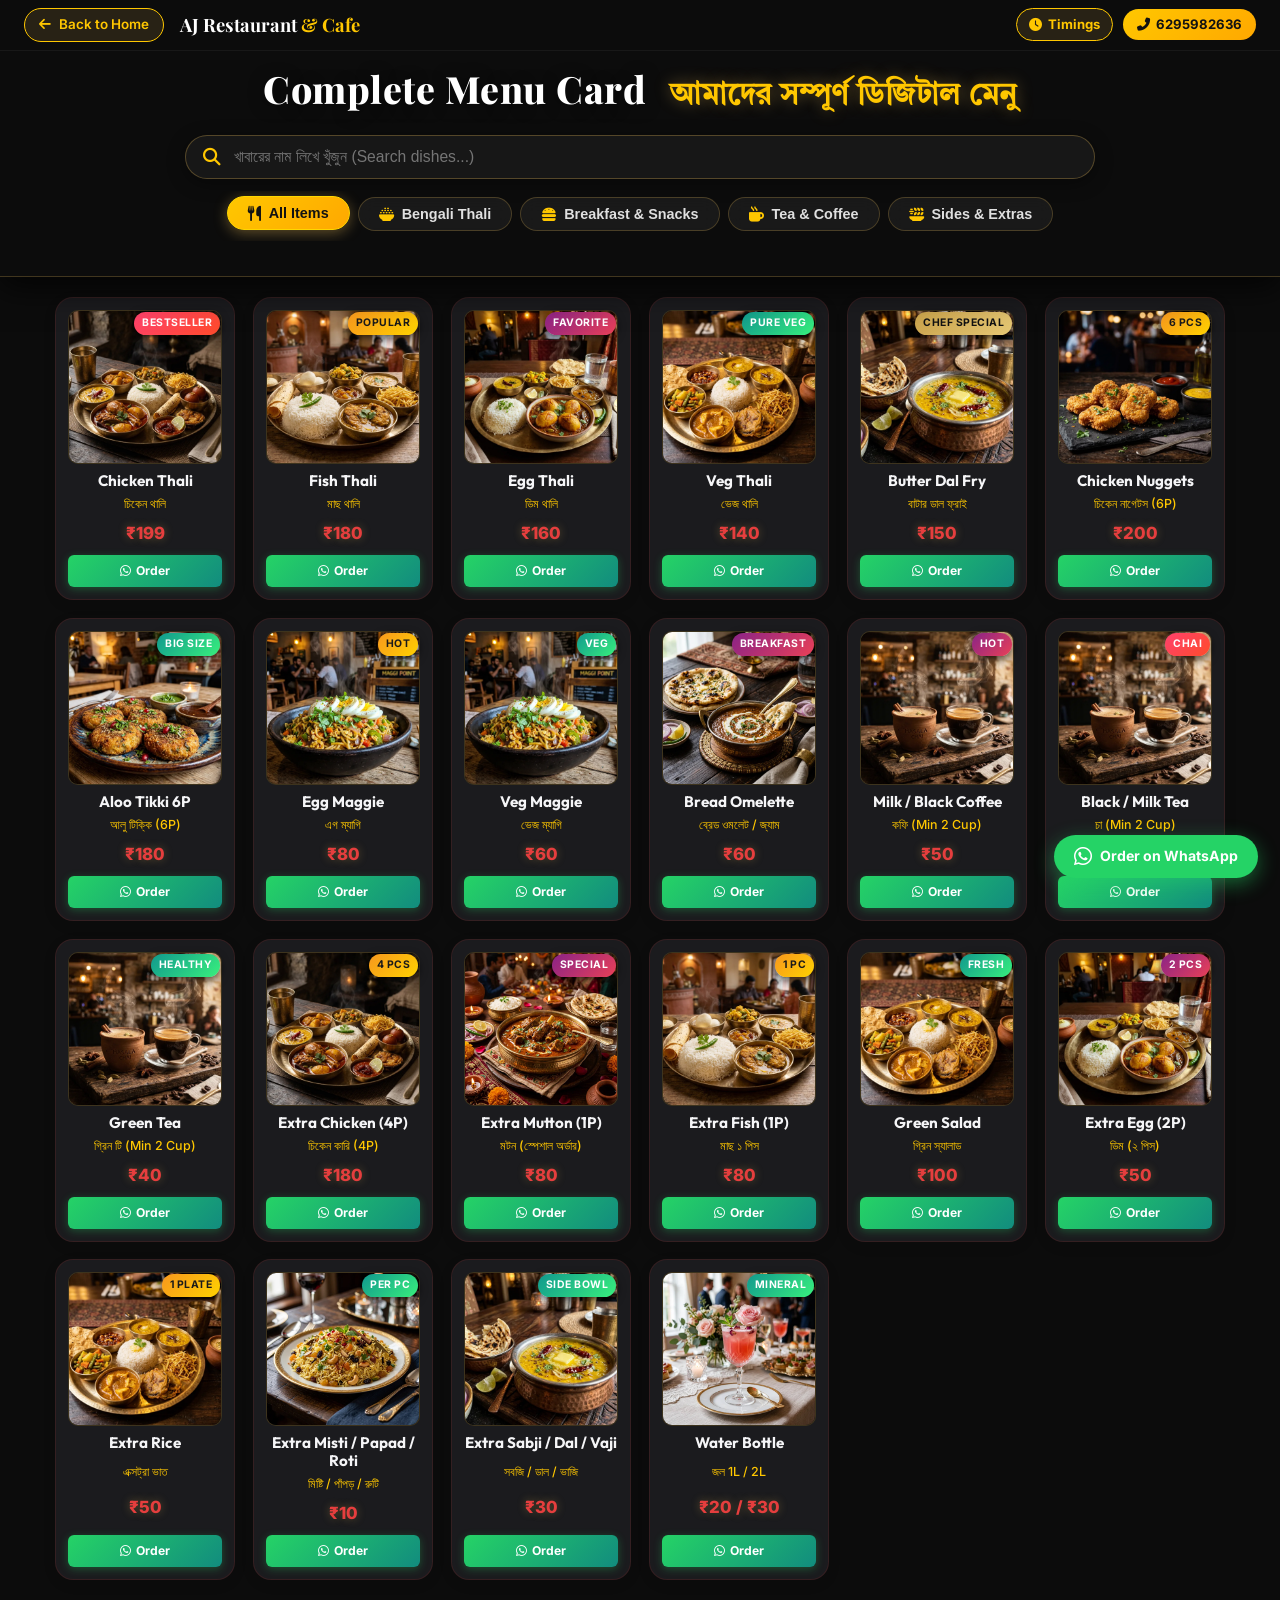
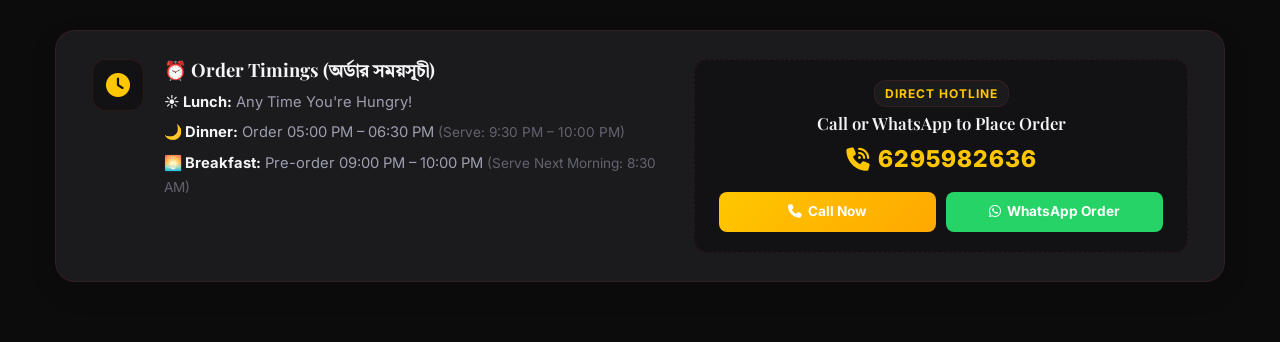
<file: menu.html>
﻿<!DOCTYPE html>
<html lang="bn">
<head>
    <meta charset="UTF-8">
    <meta name="viewport" content="width=device-width, initial-scale=1.0">
    <title>Full Menu Card | Momomia| সম্পূর্ণ মেনু</title>
    
    <!-- Meta Descriptions & SEO -->
    <meta name="description" content="Explore the full digital menu of Momomia. Bengali Thalis, Snacks, Tea, Coffee, Extras & Direct WhatsApp Ordering.">
    <meta name="theme-color" content="#c9a24b">
    
    <!-- Fonts -->
    <link rel="preconnect" href="https://fonts.googleapis.com">
    <link rel="preconnect" href="https://fonts.gstatic.com" crossorigin>
    <link href="https://fonts.googleapis.com/css2?family=Cinzel:wght@500;700;900&family=Inter:wght@300;400;500;600;700;800&family=Outfit:wght@400;500;600;700;800&family=Playfair+Display:ital,wght@0,600;0,700;0,900;1,600&family=Tiro+Bangla:ital@0;1&display=swap" rel="stylesheet">
    
    <!-- Font Awesome -->
    <link rel="stylesheet" href="https://cdnjs.cloudflare.com/ajax/libs/font-awesome/6.5.1/css/all.min.css">
    
    <!-- Main Style -->
    <link rel="stylesheet" href="styles.css">

    <style>
        /* Specific Styles for Compact Full Menu Page */
        .full-menu-page {
            background-color: #0c0c0c;
            color: #ffffff;
            min-height: 100vh;
        }

        /* Sticky Top Header Container (Nav + Hero + Search + Category Filter Tabs) */
        .sticky-menu-top-container {
            position: sticky;
            top: 0;
            z-index: 1000;
            background: rgba(13, 13, 13, 0.96);
            backdrop-filter: blur(20px);
            -webkit-backdrop-filter: blur(20px);
            border-bottom: 1.5px solid rgba(201, 162, 75, 0.28);
            box-shadow: 0 10px 30px rgba(0, 0, 0, 0.75);
        }

        .full-menu-nav {
            padding: 8px 24px;
            display: flex;
            align-items: center;
            justify-content: space-between;
            border-bottom: 1px solid rgba(255, 255, 255, 0.05);
        }

        .full-menu-nav-left {
            display: flex;
            align-items: center;
            gap: 16px;
        }

        .nav-back-btn {
            display: inline-flex;
            align-items: center;
            gap: 8px;
            background: rgba(201, 162, 75, 0.15);
            border: 1px solid var(--accent-gold);
            color: var(--accent-gold);
            padding: 5px 14px;
            border-radius: 25px;
            text-decoration: none;
            font-weight: 600;
            font-size: 0.84rem;
            transition: all 0.3s ease;
        }

        .nav-back-btn:hover {
            background: var(--accent-gold);
            color: #121212;
            transform: translateX(-3px);
            box-shadow: 0 0 15px rgba(201, 162, 75, 0.5);
        }

        .full-menu-logo-title {
            font-family: 'Playfair Display', serif;
            font-size: 1.15rem;
            font-weight: 700;
            color: #ffffff;
        }

        .full-menu-logo-title span {
            color: var(--accent-gold);
        }

        .full-menu-nav-right {
            display: flex;
            align-items: center;
            gap: 10px;
        }

        .nav-timing-btn {
            display: inline-flex;
            align-items: center;
            gap: 6px;
            background: rgba(201, 162, 75, 0.15);
            border: 1px solid var(--accent-gold);
            color: var(--accent-gold);
            padding: 5px 12px;
            border-radius: 25px;
            text-decoration: none;
            font-weight: 700;
            font-size: 0.82rem;
            transition: all 0.3s ease;
        }

        .nav-timing-btn:hover {
            background: var(--accent-gold);
            color: #121212;
            transform: translateY(-2px);
            box-shadow: 0 0 15px rgba(201, 162, 75, 0.5);
        }

        .nav-call-btn {
            display: inline-flex;
            align-items: center;
            gap: 6px;
            background: linear-gradient(135deg, var(--accent-gold), var(--accent-amber));
            color: #121212;
            padding: 5px 14px;
            border-radius: 25px;
            text-decoration: none;
            font-weight: 700;
            font-size: 0.82rem;
            transition: all 0.3s ease;
        }

        .nav-call-btn:hover {
            transform: translateY(-2px);
            box-shadow: 0 4px 15px rgba(201, 162, 75, 0.5);
        }

        /* Full Menu Hero Header (Enlarged & Prominent) */
        .full-menu-hero {
            text-align: center;
            padding: 14px 20px 10px;
            position: relative;
        }

        .full-menu-hero h1 {
            font-family: 'Playfair Display', serif;
            font-size: 2.35rem;
            font-weight: 800;
            color: #ffffff;
            margin-bottom: 0;
            line-height: 1.25;
            letter-spacing: 0.5px;
            text-shadow: 0 2px 15px rgba(0, 0, 0, 0.5);
        }

        .full-menu-hero h1 .bengali-heading {
            color: var(--accent-gold);
            display: inline-block;
            font-size: 1.85rem;
            margin-left: 14px;
            font-family: 'Tiro Bangla', serif;
            font-weight: 700;
            text-shadow: 0 0 16px rgba(201, 162, 75, 0.45);
        }

        .full-menu-hero p {
            display: none;
        }

        /* Search & Filter Controls (Spacious & Longer) */
        .menu-control-bar {
            max-width: 950px;
            margin: 0 auto;
            padding: 10px 20px 15px;
        }

        .search-box-wrapper {
            position: relative;
            margin-bottom: 12px;
        }

        .search-box-wrapper input {
            width: 100%;
            background: rgba(24, 24, 24, 0.96);
            border: 1.5px solid rgba(201, 162, 75, 0.35);
            padding: 12px 20px 12px 48px;
            border-radius: 30px;
            color: #ffffff;
            font-size: 0.98rem;
            outline: none;
            transition: all 0.3s ease;
            box-shadow: 0 4px 18px rgba(0, 0, 0, 0.4);
        }

        .search-box-wrapper input:focus {
            border-color: var(--accent-gold);
            box-shadow: 0 0 20px rgba(201, 162, 75, 0.45);
            background: rgba(32, 32, 32, 0.98);
        }

        .search-box-wrapper i {
            position: absolute;
            left: 18px;
            top: 50%;
            transform: translateY(-50%);
            color: var(--accent-gold);
            font-size: 1.1rem;
        }

        .menu-category-tabs {
            touch-action: pan-x pan-y;
            overscroll-behavior-x: contain;
            display: flex;
            justify-content: center;
            flex-wrap: wrap;
            gap: 10px;
            margin: 0;
        }

        .menu-tab-btn {
            background: rgba(30, 30, 30, 0.75);
            border: 1.5px solid rgba(201, 162, 75, 0.28);
            color: #e0e0e0;
            padding: 8px 20px;
            border-radius: 25px;
            font-size: 0.9rem;
            font-weight: 600;
            cursor: pointer;
            backdrop-filter: blur(8px);
            transition: all 0.25s ease;
            display: inline-flex;
            align-items: center;
            gap: 8px;
        }

        .menu-tab-btn i {
            color: var(--accent-gold);
            font-size: 0.95rem;
            transition: transform 0.3s ease;
        }

        .menu-tab-btn:hover {
            border-color: var(--accent-gold);
            color: #ffffff;
            background: rgba(201, 162, 75, 0.18);
            transform: translateY(-2px);
            box-shadow: 0 4px 15px rgba(201, 162, 75, 0.25);
        }

        .menu-tab-btn.active {
            background: linear-gradient(135deg, var(--accent-gold), var(--accent-amber));
            border-color: #ffd700;
            color: #121212;
            box-shadow: 0 3px 14px rgba(201, 162, 75, 0.45);
            transform: translateY(-1px);
        }

        .menu-tab-btn.active i {
            color: #121212;
        }

        /* Compact Grid for Full Menu */
        .compact-menu-grid-container {
            max-width: 1200px;
            margin: 20px auto 50px;
            padding: 0 15px;
        }

        .compact-grid {
            display: grid;
            grid-template-columns: repeat(auto-fill, minmax(180px, 1fr));
            gap: 18px;
        }

        /* Food Card styles matching index.html */
        .compact-grid .food-menu-card {
            flex: initial;
            width: 100%;
            animation: floatMenuItem 4.5s ease-in-out infinite alternate;
        }

        .compact-grid .food-menu-card.hidden {
            display: none !important;
        }

        /* No Results Message */
        #no-results-msg {
            text-align: center;
            padding: 50px 20px;
            font-size: 1.1rem;
            color: var(--accent-gold);
            display: none;
            grid-column: 1 / -1;
        }

        /* Floating Order Quick Dial */
        .floating-order-btn {
            position: fixed;
            bottom: 22px;
            right: 22px;
            z-index: 999;
            display: flex;
            align-items: center;
            gap: 8px;
            background: #25D366;
            color: #ffffff;
            padding: 10px 20px;
            border-radius: 35px;
            text-decoration: none;
            font-weight: 700;
            font-size: 0.88rem;
            box-shadow: 0 6px 20px rgba(37, 211, 102, 0.45);
            transition: all 0.3s ease;
            animation: pulseOrderBtn 2.5s infinite;
        }

        .floating-order-btn:hover {
            background: #1ebc59;
            transform: scale(1.06);
            box-shadow: 0 8px 25px rgba(37, 211, 102, 0.65);
        }

        @keyframes pulseOrderBtn {
            0%, 100% { transform: scale(1); }
            50% { transform: scale(1.04); }
        }

        @media (max-width: 600px) {
            .full-menu-nav {
                padding: 8px 12px;
            }
            .nav-back-btn span {
                display: none;
            }
            .full-menu-logo-title {
                font-size: 1.05rem;
            }
            .nav-timing-btn {
                padding: 4px 8px;
                font-size: 0.76rem;
            }
            .nav-timing-btn span {
                display: none;
            }
            .nav-call-btn {
                padding: 4px 10px;
                font-size: 0.76rem;
            }
            .full-menu-hero {
                padding: 10px 10px 4px;
            }
            .full-menu-hero h1 {
                font-size: 1.65rem;
            }
            .full-menu-hero h1 .bengali-heading {
                font-size: 1.35rem;
                display: block;
                margin-left: 0;
                margin-top: 4px;
            }
            .menu-control-bar {
                padding: 6px 12px 10px;
            }
            .search-box-wrapper {
                margin-bottom: 8px;
            }
            .search-box-wrapper input {
                padding: 9px 16px 9px 38px;
                font-size: 0.88rem;
                border-radius: 25px;
            }
            .search-box-wrapper i {
                left: 14px;
                font-size: 0.95rem;
            }
            .menu-category-tabs {
            touch-action: pan-x pan-y;
            overscroll-behavior-x: contain;
                gap: 6px;
                overflow-x: auto;
                flex-wrap: nowrap;
                justify-content: flex-start;
                padding-bottom: 4px;
                -webkit-overflow-scrolling: touch;
            }
            .menu-tab-btn {
                padding: 6px 14px;
                font-size: 0.8rem;
                border-radius: 20px;
                white-space: nowrap;
                flex-shrink: 0;
            }
            .compact-grid {
                grid-template-columns: repeat(2, 1fr);
                gap: 10px;
            }
            .compact-grid .food-menu-card {
                padding: 8px;
            }
            .food-title {
                font-size: 0.86rem;
            }
            .bengali-title {
                font-size: 0.72rem;
            }
            .food-price {
                font-size: 0.95rem;
            }
            .food-order-btn {
                padding: 5px 8px;
                font-size: 0.72rem;
            }
        }
    </style>
</head>
<body class="full-menu-page">

    <!-- Sticky Top Header (Navbar + Hero Title + Search Box + Filter Tabs) -->
    <div class="sticky-menu-top-container">
        <!-- Top Navigation Bar -->
        <nav class="full-menu-nav">
            <div class="full-menu-nav-left">
                <a href="index.html" class="nav-back-btn" title="Go back to Home Page">
                    <i class="fas fa-arrow-left"></i> <span>Back to Home</span>
                </a>
                <div class="full-menu-logo-title">
                    AJ Restaurant <span>& Cafe</span>
                </div>
            </div>
            <div class="full-menu-nav-right">
                <a href="#order-timings" class="nav-timing-btn" id="nav-timing-toggle-btn" title="Order Timings (অর্ডার সময়সূচী)">
                    <i class="fas fa-clock" id="nav-timing-icon"></i> <span id="nav-timing-text">Timings</span>
                </a>
                <a href="tel:6295982636" class="nav-call-btn">
                    <i class="fas fa-phone-alt"></i> <span>6295982636</span>
                </a>
            </div>
        </nav>

        <!-- Hero Header -->
        <header class="full-menu-hero">
            <h1>Complete Menu Card <span class="bengali-heading">আমাদের সম্পূর্ণ ডিজিটাল মেনু</span></h1>
        </header>

        <!-- Search Bar & Category Filter Tabs -->
        <div class="menu-control-bar">
            <div class="search-box-wrapper">
                <i class="fas fa-search"></i>
                <input type="text" id="menu-search-input" placeholder="খাবারের নাম লিখে খুঁজুন (Search dishes...)" autocomplete="off">
            </div>

            <div class="menu-category-tabs">
                <button class="menu-tab-btn active" data-category="all">
                    <i class="fas fa-utensils"></i> All Items
                </button>
                <button class="menu-tab-btn" data-category="thali">
                    <i class="fas fa-bowl-rice"></i> Bengali Thali
                </button>
                <button class="menu-tab-btn" data-category="snacks">
                    <i class="fas fa-burger"></i> Breakfast & Snacks
                </button>
                <button class="menu-tab-btn" data-category="beverages">
                    <i class="fas fa-mug-hot"></i> Tea & Coffee
                </button>
                <button class="menu-tab-btn" data-category="extras">
                    <i class="fas fa-plate-wheat"></i> Sides & Extras
                </button>
            </div>
        </div>
    </div>

    <!-- Compact Full Menu Grid -->
    <main class="compact-menu-grid-container">
        <div class="compact-grid" id="full-menu-grid">

            <!-- 1. Chicken Thali -->
            <div class="food-menu-card" data-category="thali" data-keywords="chicken thali murgi murgir mangsho rice dal sabji thali">
                <div class="food-card-badge bestseller">Bestseller</div>
                <div class="food-card-img-box">
                    <img src="assets/menu_chicken_thali.webp" alt="Chicken Thali" loading="lazy">
                </div>
                <div class="food-card-body">
                    <h3 class="food-title">Chicken Thali</h3>
                    <span class="bengali-title">চিকেন থালি</span>
                    <span class="food-price">₹199</span>
                    <a href="https://wa.me/919064095517?text=Hi%20AJ%20Restaurant,%20I%20want%20to%20order%20Chicken%20Thali%20(₹199)" target="_blank" class="food-order-btn">
                        <i class="fab fa-whatsapp"></i> Order
                    </a>
                </div>
            </div>

            <!-- 2. Fish Thali -->
            <div class="food-menu-card" data-category="thali" data-keywords="fish thali macher thali mach jhol rui katla rice dal thali">
                <div class="food-card-badge popular">Popular</div>
                <div class="food-card-img-box">
                    <img src="assets/menu_fish_thali.webp" alt="Fish Thali" loading="lazy">
                </div>
                <div class="food-card-body">
                    <h3 class="food-title">Fish Thali</h3>
                    <span class="bengali-title">মাছ থালি</span>
                    <span class="food-price">₹180</span>
                    <a href="https://wa.me/919064095517?text=Hi%20AJ%20Restaurant,%20I%20want%20to%20order%20Fish%20Thali%20(₹180)" target="_blank" class="food-order-btn">
                        <i class="fab fa-whatsapp"></i> Order
                    </a>
                </div>
            </div>

            <!-- 3. Egg Thali -->
            <div class="food-menu-card" data-category="thali" data-keywords="egg thali dimer thali dim kosha rice dal thali">
                <div class="food-card-badge special">Favorite</div>
                <div class="food-card-img-box">
                    <img src="assets/menu_egg_thali.webp" alt="Egg Thali" loading="lazy">
                </div>
                <div class="food-card-body">
                    <h3 class="food-title">Egg Thali</h3>
                    <span class="bengali-title">ডিম থালি</span>
                    <span class="food-price">₹160</span>
                    <a href="https://wa.me/919064095517?text=Hi%20AJ%20Restaurant,%20I%20want%20to%20order%20Egg%20Thali%20(₹160)" target="_blank" class="food-order-btn">
                        <i class="fab fa-whatsapp"></i> Order
                    </a>
                </div>
            </div>

            <!-- 4. Veg Thali -->
            <div class="food-menu-card" data-category="thali" data-keywords="veg thali niramish thali paneer dal sabji rice mishti doi">
                <div class="food-card-badge pure-veg">Pure Veg</div>
                <div class="food-card-img-box">
                    <img src="assets/menu_veg_thali.webp" alt="Veg Thali" loading="lazy">
                </div>
                <div class="food-card-body">
                    <h3 class="food-title">Veg Thali</h3>
                    <span class="bengali-title">ভেজ থালি</span>
                    <span class="food-price">₹140</span>
                    <a href="https://wa.me/919064095517?text=Hi%20AJ%20Restaurant,%20I%20want%20to%20order%20Veg%20Thali%20(₹140)" target="_blank" class="food-order-btn">
                        <i class="fab fa-whatsapp"></i> Order
                    </a>
                </div>
            </div>

            <!-- 5. Butter Dal Fry -->
            <div class="food-menu-card" data-category="extras" data-keywords="butter dal fry yellow dal tadka veg">
                <div class="food-card-badge chef">Chef Special</div>
                <div class="food-card-img-box">
                    <img src="assets/menu_butter_dal_fry.webp" alt="Butter Dal Fry" loading="lazy">
                </div>
                <div class="food-card-body">
                    <h3 class="food-title">Butter Dal Fry</h3>
                    <span class="bengali-title">বাটার ডাল ফ্রাই</span>
                    <span class="food-price">₹150</span>
                    <a href="https://wa.me/919064095517?text=Hi%20AJ%20Restaurant,%20I%20want%20to%20order%20Butter%20Dal%20Fry%20(₹150)" target="_blank" class="food-order-btn">
                        <i class="fab fa-whatsapp"></i> Order
                    </a>
                </div>
            </div>

            <!-- 6. Chicken Nuggets (6P) -->
            <div class="food-menu-card" data-category="snacks" data-keywords="chicken nuggets 6p fried snacks non-veg">
                <div class="food-card-badge popular">6 Pcs</div>
                <div class="food-card-img-box">
                    <img src="assets/menu_chicken_nuggets.webp" alt="Chicken Nuggets" loading="lazy">
                </div>
                <div class="food-card-body">
                    <h3 class="food-title">Chicken Nuggets</h3>
                    <span class="bengali-title">চিকেন নাগেটস (6P)</span>
                    <span class="food-price">₹200</span>
                    <a href="https://wa.me/919064095517?text=Hi%20AJ%20Restaurant,%20I%20want%20to%20order%20Chicken%20Nuggets%20(₹200)" target="_blank" class="food-order-btn">
                        <i class="fab fa-whatsapp"></i> Order
                    </a>
                </div>
            </div>

            <!-- 7. Aloo Tikki Big Size (6P) -->
            <div class="food-menu-card" data-category="snacks" data-keywords="aloo tikki potato cutlet snacks big size veg">
                <div class="food-card-badge pure-veg">Big Size</div>
                <div class="food-card-img-box">
                    <img src="assets/menu_aloo_tikki.webp" alt="Aloo Tikki Big Size" loading="lazy">
                </div>
                <div class="food-card-body">
                    <h3 class="food-title">Aloo Tikki 6P</h3>
                    <span class="bengali-title">আলু টিক্কি (6P)</span>
                    <span class="food-price">₹180</span>
                    <a href="https://wa.me/919064095517?text=Hi%20AJ%20Restaurant,%20I%20want%20to%20order%20Aloo%20Tikki%20(₹180)" target="_blank" class="food-order-btn">
                        <i class="fab fa-whatsapp"></i> Order
                    </a>
                </div>
            </div>

            <!-- 8. Egg Maggie -->
            <div class="food-menu-card" data-category="snacks" data-keywords="egg maggie noodles masala snacks">
                <div class="food-card-badge popular">Hot</div>
                <div class="food-card-img-box">
                    <img src="assets/menu_egg_maggie.webp" alt="Egg Maggie" loading="lazy">
                </div>
                <div class="food-card-body">
                    <h3 class="food-title">Egg Maggie</h3>
                    <span class="bengali-title">এগ ম্যাগি</span>
                    <span class="food-price">₹80</span>
                    <a href="https://wa.me/919064095517?text=Hi%20AJ%20Restaurant,%20I%20want%20to%20order%20Egg%20Maggie%20(₹80)" target="_blank" class="food-order-btn">
                        <i class="fab fa-whatsapp"></i> Order
                    </a>
                </div>
            </div>

            <!-- 9. Veg Maggie -->
            <div class="food-menu-card" data-category="snacks" data-keywords="veg maggie masala noodles snacks vegetarian">
                <div class="food-card-badge pure-veg">Veg</div>
                <div class="food-card-img-box">
                    <img src="assets/menu_egg_maggie.webp" alt="Veg Maggie" loading="lazy">
                </div>
                <div class="food-card-body">
                    <h3 class="food-title">Veg Maggie</h3>
                    <span class="bengali-title">ভেজ ম্যাগি</span>
                    <span class="food-price">₹60</span>
                    <a href="https://wa.me/919064095517?text=Hi%20AJ%20Restaurant,%20I%20want%20to%20order%20Veg%20Maggie%20(₹60)" target="_blank" class="food-order-btn">
                        <i class="fab fa-whatsapp"></i> Order
                    </a>
                </div>
            </div>

            <!-- 10. Bread Omelette / Jam / Butter -->
            <div class="food-menu-card" data-category="snacks" data-keywords="bread omelette jam butter breakfast toast egg">
                <div class="food-card-badge special">Breakfast</div>
                <div class="food-card-img-box">
                    <img src="assets/menu6.webp" alt="Bread Omelette Jam Butter" loading="lazy">
                </div>
                <div class="food-card-body">
                    <h3 class="food-title">Bread Omelette</h3>
                    <span class="bengali-title">ব্রেড ওমলেট / জ্যাম</span>
                    <span class="food-price">₹60</span>
                    <a href="https://wa.me/919064095517?text=Hi%20AJ%20Restaurant,%20I%20want%20to%20order%20Bread%20Omelette%20(₹60)" target="_blank" class="food-order-btn">
                        <i class="fab fa-whatsapp"></i> Order
                    </a>
                </div>
            </div>

            <!-- 11. Milk / Black Coffee -->
            <div class="food-menu-card" data-category="beverages" data-keywords="coffee milk coffee black coffee hot drink beverages espresso">
                <div class="food-card-badge special">Hot</div>
                <div class="food-card-img-box">
                    <img src="assets/menu_tea_coffee.webp" alt="Milk and Black Coffee" loading="lazy">
                </div>
                <div class="food-card-body">
                    <h3 class="food-title">Milk / Black Coffee</h3>
                    <span class="bengali-title">কফি (Min 2 Cup)</span>
                    <span class="food-price">₹50</span>
                    <a href="https://wa.me/919064095517?text=Hi%20AJ%20Restaurant,%20I%20want%20to%20order%20Coffee" target="_blank" class="food-order-btn">
                        <i class="fab fa-whatsapp"></i> Order
                    </a>
                </div>
            </div>

            <!-- 12. Black / Milk Tea -->
            <div class="food-menu-card" data-category="beverages" data-keywords="tea chai milk tea black tea masala chai beverage">
                <div class="food-card-badge bestseller">Chai</div>
                <div class="food-card-img-box">
                    <img src="assets/menu_tea_coffee.webp" alt="Black and Milk Tea" loading="lazy">
                </div>
                <div class="food-card-body">
                    <h3 class="food-title">Black / Milk Tea</h3>
                    <span class="bengali-title">চা (Min 2 Cup)</span>
                    <span class="food-price">₹25</span>
                    <a href="https://wa.me/919064095517?text=Hi%20AJ%20Restaurant,%20I%20want%20to%20order%20Tea" target="_blank" class="food-order-btn">
                        <i class="fab fa-whatsapp"></i> Order
                    </a>
                </div>
            </div>

            <!-- 13. Green Tea -->
            <div class="food-menu-card" data-category="beverages" data-keywords="green tea healthy detox hot beverage">
                <div class="food-card-badge pure-veg">Healthy</div>
                <div class="food-card-img-box">
                    <img src="assets/menu_tea_coffee.webp" alt="Green Tea" loading="lazy">
                </div>
                <div class="food-card-body">
                    <h3 class="food-title">Green Tea</h3>
                    <span class="bengali-title">গ্রিন টি (Min 2 Cup)</span>
                    <span class="food-price">₹40</span>
                    <a href="https://wa.me/919064095517?text=Hi%20AJ%20Restaurant,%20I%20want%20to%20order%20Green%20Tea" target="_blank" class="food-order-btn">
                        <i class="fab fa-whatsapp"></i> Order
                    </a>
                </div>
            </div>

            <!-- 14. Extra Chicken (4P) -->
            <div class="food-menu-card" data-category="extras" data-keywords="extra chicken 4p murgir mangsho chicken curry side non-veg">
                <div class="food-card-badge popular">4 Pcs</div>
                <div class="food-card-img-box">
                    <img src="assets/menu_chicken_thali.webp" alt="Extra Chicken 4P" loading="lazy">
                </div>
                <div class="food-card-body">
                    <h3 class="food-title">Extra Chicken (4P)</h3>
                    <span class="bengali-title">চিকেন কারি (4P)</span>
                    <span class="food-price">₹180</span>
                    <a href="https://wa.me/919064095517?text=Hi%20AJ%20Restaurant,%20I%20want%20to%20order%20Extra%20Chicken%204P%20(₹180)" target="_blank" class="food-order-btn">
                        <i class="fab fa-whatsapp"></i> Order
                    </a>
                </div>
            </div>

            <!-- 15. Extra Mutton (1P - Special Order) -->
            <div class="food-menu-card" data-category="extras" data-keywords="extra mutton 1p khasi mangsho mutton kosha special non-veg">
                <div class="food-card-badge special">Special</div>
                <div class="food-card-img-box">
                    <img src="assets/menu3.webp" alt="Extra Mutton 1P" loading="lazy">
                </div>
                <div class="food-card-body">
                    <h3 class="food-title">Extra Mutton (1P)</h3>
                    <span class="bengali-title">মটন (স্পেশাল অর্ডার)</span>
                    <span class="food-price">₹80</span>
                    <a href="https://wa.me/919064095517?text=Hi%20AJ%20Restaurant,%20I%20want%20to%20order%20Extra%20Mutton%20(₹80)" target="_blank" class="food-order-btn">
                        <i class="fab fa-whatsapp"></i> Order
                    </a>
                </div>
            </div>

            <!-- 16. Extra Fish (1P) -->
            <div class="food-menu-card" data-category="extras" data-keywords="extra fish 1p macher jhol rui katla side non-veg">
                <div class="food-card-badge popular">1 Pc</div>
                <div class="food-card-img-box">
                    <img src="assets/menu_fish_thali.webp" alt="Extra Fish 1P" loading="lazy">
                </div>
                <div class="food-card-body">
                    <h3 class="food-title">Extra Fish (1P)</h3>
                    <span class="bengali-title">মাছ ১ পিস</span>
                    <span class="food-price">₹80</span>
                    <a href="https://wa.me/919064095517?text=Hi%20AJ%20Restaurant,%20I%20want%20to%20order%20Extra%20Fish%20(₹80)" target="_blank" class="food-order-btn">
                        <i class="fab fa-whatsapp"></i> Order
                    </a>
                </div>
            </div>

            <!-- 17. Green Salad -->
            <div class="food-menu-card" data-category="extras" data-keywords="green salad cucumber tomato onion lemon salad veg">
                <div class="food-card-badge pure-veg">Fresh</div>
                <div class="food-card-img-box">
                    <img src="assets/menu_veg_thali.webp" alt="Green Salad" loading="lazy">
                </div>
                <div class="food-card-body">
                    <h3 class="food-title">Green Salad</h3>
                    <span class="bengali-title">গ্রিন স্যালাড</span>
                    <span class="food-price">₹100</span>
                    <a href="https://wa.me/919064095517?text=Hi%20AJ%20Restaurant,%20I%20want%20to%20order%20Green%20Salad%20(₹100)" target="_blank" class="food-order-btn">
                        <i class="fab fa-whatsapp"></i> Order
                    </a>
                </div>
            </div>

            <!-- 18. Extra Egg (2P) -->
            <div class="food-menu-card" data-category="extras" data-keywords="extra egg 2p dim egg curry side non-veg">
                <div class="food-card-badge special">2 Pcs</div>
                <div class="food-card-img-box">
                    <img src="assets/menu_egg_thali.webp" alt="Extra Egg 2P" loading="lazy">
                </div>
                <div class="food-card-body">
                    <h3 class="food-title">Extra Egg (2P)</h3>
                    <span class="bengali-title">ডিম (২ পিস)</span>
                    <span class="food-price">₹50</span>
                    <a href="https://wa.me/919064095517?text=Hi%20AJ%20Restaurant,%20I%20want%20to%20order%20Extra%20Egg%202P%20(₹50)" target="_blank" class="food-order-btn">
                        <i class="fab fa-whatsapp"></i> Order
                    </a>
                </div>
            </div>

            <!-- 19. Extra Rice -->
            <div class="food-menu-card" data-category="extras" data-keywords="extra rice bhat rice portion veg side">
                <div class="food-card-badge popular">1 Plate</div>
                <div class="food-card-img-box">
                    <img src="assets/menu_veg_thali.webp" alt="Extra Rice" loading="lazy">
                </div>
                <div class="food-card-body">
                    <h3 class="food-title">Extra Rice</h3>
                    <span class="bengali-title">এক্সট্রা ভাত</span>
                    <span class="food-price">₹50</span>
                    <a href="https://wa.me/919064095517?text=Hi%20AJ%20Restaurant,%20I%20want%20to%20order%20Extra%20Rice%20(₹50)" target="_blank" class="food-order-btn">
                        <i class="fab fa-whatsapp"></i> Order
                    </a>
                </div>
            </div>

            <!-- 20. Extra Misti / Papad / Roti -->
            <div class="food-menu-card" data-category="extras" data-keywords="extra misti papad roti sweet flatbread side">
                <div class="food-card-badge pure-veg">Per Pc</div>
                <div class="food-card-img-box">
                    <img src="assets/menu2.webp" alt="Extra Misti Papad Roti" loading="lazy">
                </div>
                <div class="food-card-body">
                    <h3 class="food-title">Extra Misti / Papad / Roti</h3>
                    <span class="bengali-title">মিষ্টি / পাঁপড় / রুটি</span>
                    <span class="food-price">₹10</span>
                    <a href="https://wa.me/919064095517?text=Hi%20AJ%20Restaurant,%20I%20want%20to%20order%20Extra%20Misti%20Papad%20Roti%20(₹10)" target="_blank" class="food-order-btn">
                        <i class="fab fa-whatsapp"></i> Order
                    </a>
                </div>
            </div>

            <!-- 21. Extra Sabji / Dal / Vaji -->
            <div class="food-menu-card" data-category="extras" data-keywords="extra sabji dal vaji butter dal fry veg side">
                <div class="food-card-badge pure-veg">Side Bowl</div>
                <div class="food-card-img-box">
                    <img src="assets/menu_butter_dal_fry.webp" alt="Extra Sabji Dal Vaji" loading="lazy">
                </div>
                <div class="food-card-body">
                    <h3 class="food-title">Extra Sabji / Dal / Vaji</h3>
                    <span class="bengali-title">সবজি / ডাল / ভাজি</span>
                    <span class="food-price">₹30</span>
                    <a href="https://wa.me/919064095517?text=Hi%20AJ%20Restaurant,%20I%20want%20to%20order%20Extra%20Sabji%20Dal%20Vaji%20(₹30)" target="_blank" class="food-order-btn">
                        <i class="fab fa-whatsapp"></i> Order
                    </a>
                </div>
            </div>

            <!-- 20. Packaged Water Bottle (1L / 2L) -->
            <div class="food-menu-card" data-category="beverages" data-keywords="water bottle 1l 2l mineral water drink">
                <div class="food-card-badge pure-veg">Mineral</div>
                <div class="food-card-img-box">
                    <img src="assets/menu5.webp" alt="Packaged Water Bottle" loading="lazy">
                </div>
                <div class="food-card-body">
                    <h3 class="food-title">Water Bottle</h3>
                    <span class="bengali-title">জল 1L / 2L</span>
                    <span class="food-price">₹20 / ₹30</span>
                    <a href="https://wa.me/919064095517?text=Hi%20AJ%20Restaurant,%20I%20want%20to%20order%20Water%20Bottle" target="_blank" class="food-order-btn">
                        <i class="fab fa-whatsapp"></i> Order
                    </a>
                </div>
            </div>

        </div>

        <!-- No Results Fallback -->
        <div id="no-results-msg">
            <i class="fas fa-search" style="font-size: 2.5rem; margin-bottom: 12px; display: block;"></i>
            <p>আপনার খোঁজা অনুযায়ী কোনো খাবার পাওয়া যায়নি। অন্য কিছু লিখে খুঁজুন।</p>
        </div>
    </main>

    <!-- Order Timings Banner -->
    <div id="order-timings" style="max-width: 1200px; margin: 0 auto 60px; padding: 0 15px; scroll-margin-top: 170px;">
        <div class="order-info-banner glassmorphism">
            <div class="order-timing-card">
                <div class="timing-icon"><i class="fas fa-clock"></i></div>
                <div class="timing-details">
                    <h4>⏰ Order Timings (অর্ডার সময়সূচী)</h4>
                    <ul>
                        <li><strong>☀️ Lunch:</strong> Any Time You're Hungry!</li>
                        <li><strong>🌙 Dinner:</strong> Order 05:00 PM – 06:30 PM <span class="serve-time">(Serve: 9:30 PM – 10:00 PM)</span></li>
                        <li><strong>🌅 Breakfast:</strong> Pre-order 09:00 PM – 10:00 PM <span class="serve-time">(Serve Next Morning: 8:30 AM)</span></li>
                    </ul>
                </div>
            </div>
            
            <div class="order-call-box">
                <div class="call-badge">Direct Hotline</div>
                <h3>Call or WhatsApp to Place Order</h3>
                <a href="tel:6295982636" class="order-phone-link">
                    <i class="fas fa-phone-volume"></i> 6295982636
                </a>
                <div class="quick-action-btns">
                    <a href="tel:6295982636" class="direct-call-btn">
                        <i class="fas fa-phone"></i> Call Now
                    </a>
                    <a href="https://wa.me/919064095517?text=Hello%20AJ%20Restaurant,%20I%20want%20to%20place%20an%20order!" target="_blank" class="direct-wp-btn">
                        <i class="fab fa-whatsapp"></i> WhatsApp Order
                    </a>
                </div>
            </div>
        </div>
    </div>

    <!-- Floating Direct WhatsApp Button -->
    <a href="https://wa.me/919064095517?text=Hello%20AJ%20Restaurant,%20I%20want%20to%20order%20food!" target="_blank" class="floating-order-btn" title="Direct WhatsApp Order">
        <i class="fab fa-whatsapp" style="font-size: 1.3rem;"></i> <span>Order on WhatsApp</span>
    </a>

    <!-- JavaScript for Live Search & Category Filtering -->
    <script>
        document.addEventListener('DOMContentLoaded', () => {
            const searchInput = document.getElementById('menu-search-input');
            const categoryTabs = document.querySelectorAll('.menu-tab-btn');
            const foodCards = document.querySelectorAll('.food-menu-card');
            const noResultsMsg = document.getElementById('no-results-msg');

            let activeCategory = 'all';

            function filterMenu() {
                const query = searchInput.value.toLowerCase().trim();
                let visibleCount = 0;

                foodCards.forEach(card => {
                    const cardCategory = card.getAttribute('data-category');
                    const keywords = (card.getAttribute('data-keywords') || '') + ' ' + card.innerText.toLowerCase();

                    const matchesCategory = (activeCategory === 'all' || cardCategory === activeCategory);
                    const matchesSearch = query === '' || keywords.includes(query);

                    if (matchesCategory && matchesSearch) {
                        card.classList.remove('hidden');
                        visibleCount++;
                    } else {
                        card.classList.add('hidden');
                    }
                });

                if (visibleCount === 0) {
                    noResultsMsg.style.display = 'block';
                } else {
                    noResultsMsg.style.display = 'none';
                }
            }

            // Category Tab Clicks
            categoryTabs.forEach(tab => {
                tab.addEventListener('click', () => {
                    categoryTabs.forEach(t => t.classList.remove('active'));
                    tab.classList.add('active');
                    activeCategory = tab.getAttribute('data-category');
                    const tabsContainer = tab.closest('.menu-category-tabs');
                    if (tabsContainer) {
                        const targetScroll = tab.offsetLeft - (tabsContainer.clientWidth / 2) + (tab.offsetWidth / 2);
                        tabsContainer.scrollTo({ left: targetScroll, behavior: 'smooth' });
                    }
                    filterMenu();
                });
            });

            // Search Input Live Filter
            searchInput.addEventListener('input', () => {
                filterMenu();
            });

            // ============================================================
            // TWO-WAY TOGGLE SCROLL (Click to go to Timings, Click again to go to Top)
            // ============================================================
            const timingToggleBtn = document.getElementById('nav-timing-toggle-btn');
            const timingIcon = document.getElementById('nav-timing-icon');
            const timingText = document.getElementById('nav-timing-text');
            const orderTimingsSection = document.getElementById('order-timings');

            function isNearTimingsSection() {
                if (!orderTimingsSection) return false;
                const rect = orderTimingsSection.getBoundingClientRect();
                return rect.top <= window.innerHeight * 0.75;
            }

            if (timingToggleBtn && orderTimingsSection) {
                timingToggleBtn.addEventListener('click', (e) => {
                    e.preventDefault();
                    if (isNearTimingsSection()) {
                        // If already at Timings section -> Smoothly scroll back to TOP
                        window.scrollTo({ top: 0, behavior: 'smooth' });
                    } else {
                        // Smoothly scroll DOWN to Order Timings section
                        orderTimingsSection.scrollIntoView({ behavior: 'smooth', block: 'start' });
                    }
                });

                // Dynamically update button icon/text when user scrolls near timings
                window.addEventListener('scroll', () => {
                    if (isNearTimingsSection()) {
                        timingToggleBtn.classList.add('at-bottom');
                        if (timingIcon) timingIcon.className = 'fas fa-arrow-up';
                        if (timingText) timingText.innerText = 'Top';
                        timingToggleBtn.title = 'Scroll back to Top (উপরে ফিরে যান)';
                    } else {
                        timingToggleBtn.classList.remove('at-bottom');
                        if (timingIcon) timingIcon.className = 'fas fa-clock';
                        if (timingText) timingText.innerText = 'Timings';
                        timingToggleBtn.title = 'Order Timings (অর্ডার সময়সূচী)';
                    }
                }, { passive: true });
            }
        });
    </script>
</body>
</html>
</file>
<file: styles.css>
﻿/* ============================================================
   MOMOMIA — Premium Modern Theme
   ============================================================ */

@import url('https://fonts.googleapis.com/css2?family=Playfair+Display:wght@400;600;700;800&family=Outfit:wght@300;400;600;800&family=Inter:wght@300;400;500;600&display=swap');

/* ---- CSS Variables ---- */
:root {
    --bg-deep:       #0A0A0B;
    --bg-dark:       #121214;
    --bg-card:       #1B1B1E;
    --bg-card2:      #242429;
    --accent-gold:   #FFC700;
    --accent-amber:  #FFA800;
    --accent-light:  #FFE280;
    --accent-red:    #E53E3E;
    --accent-warm:   #FF5C5C;
    --text-primary:  #F5F5F7;
    --text-secondary:#9E9EAF;
    --text-muted:    #636370;
    --glass-bg:      rgba(229, 62, 62, 0.02);
    --glass-border:  rgba(229, 62, 62, 0.12);
    --glass-shadow:  0 8px 42px rgba(0, 0, 0, 0.6);
    --glow-gold:     0 0 25px rgba(229, 62, 62, 0.2);
    --radius-sm:     8px;
    --radius-md:     16px;
    --radius-lg:     24px;
    --transition:    all 0.4s cubic-bezier(0.4, 0, 0.2, 1);
}

/* ---- Reset ---- */
*, *::before, *::after {
    margin: 0;
    padding: 0;
    box-sizing: border-box;
}

html {
    scroll-behavior: smooth;
}

body {
    font-family: 'Inter', sans-serif;
    background-color: var(--bg-deep);
    color: var(--text-primary);
    overflow-x: hidden;
    line-height: 1.6;
}

body.no-scroll {
    overflow-y: hidden !important;
}

h1, h2, h3, h4 {
    font-family: 'Playfair Display', 'Tiro Bangla', serif;
    line-height: 1.2;
}

/* ---- Custom Scrollbar ---- */
::-webkit-scrollbar          { width: 6px; }
::-webkit-scrollbar-track    { background: var(--bg-deep); }
::-webkit-scrollbar-thumb    { background: var(--accent-gold); border-radius: 3px; }
::-webkit-scrollbar-thumb:hover { background: var(--accent-amber); }

/* ============================================================
   NAVBAR
   ============================================================ */
.navbar {
    position: sticky;
    top: 0;
    margin: 0;
    width: 100%;
    padding: 0 5%;
    height: 72px;
    border-radius: 0;
    display: flex;
    justify-content: space-between;
    align-items: center;
    background: rgba(18, 18, 20, 0.92);
    backdrop-filter: blur(20px);
    -webkit-backdrop-filter: blur(20px);
    z-index: 1000;
    border-bottom: 1px solid rgba(229, 62, 62, 0.2);
    box-shadow: 0 4px 30px rgba(0, 0, 0, 0.5);
    transition: var(--transition);
}

.navbar-scrolled {
    height: 62px;
    background: rgba(18, 18, 20, 0.97);
    border-bottom-color: rgba(229, 62, 62, 0.35);
    box-shadow: 0 8px 40px rgba(0, 0, 0, 0.7), var(--glow-gold);
}

.logo-container {
    display: flex;
    align-items: center;
    gap: 2px; /* Set gap to almost zero to align right next to logo image */
}

.logo-brand-img {
    height: 52px;
    width: auto;
    object-fit: contain;
    transition: var(--transition);
}

.logo-brand-img:hover {
    transform: scale(1.04);
}

.logo-text-wrapper {
    display: flex;
    align-items: center;
    position: relative;
    padding-left: 0px; /* Removed padding entirely to start text immediately */
    /* no overflow: hidden so football can roll across the whole screen */
}

.animated-football-header {
    position: absolute;
    left: -52px;
    width: 48px;
    height: 48px;
    top: 50%;
    margin-top: -24px;
    display: inline-block;
    z-index: 10;
    animation: footballRollAcross 14s linear infinite;
    will-change: left, transform, opacity;
    pointer-events: none;
}

.animated-football-header svg,
.animated-football-header img {
    width: 100%;
    height: 100%;
}

.logo-text {
    font-size: 1.5rem;
    font-weight: 800;
    letter-spacing: 1px;
    background: linear-gradient(90deg, var(--accent-gold), var(--accent-red));
    -webkit-background-clip: text;
    -webkit-text-fill-color: transparent;
    font-family: 'Outfit', sans-serif;
    display: inline-block;
    white-space: nowrap;
    overflow: hidden;
    clip-path: inset(0 100% 0 0);
    opacity: 0;
    animation: revealTextWipe 14s linear infinite;
    will-change: clip-path, opacity;
}

.nav-links {
    display: flex;
    flex-direction: column;
    position: absolute;
    top: 100%;
    right: 5%; /* Align with padding of navbar actions */
    width: 210px;
    height: auto;
    background: rgba(18, 18, 20, 0.97);
    backdrop-filter: blur(20px);
    -webkit-backdrop-filter: blur(20px);
    border: 1px solid rgba(229, 62, 62, 0.2);
    border-radius: 0 0 var(--radius-md) var(--radius-md);
    padding: 1.5rem 0;
    gap: 0.25rem;
    box-shadow: 0 15px 40px rgba(0, 0, 0, 0.6);
    opacity: 0;
    transform: translateY(-8px);
    pointer-events: none;
    transition: all 0.3s cubic-bezier(0.165, 0.84, 0.44, 1);
    align-items: center;
    list-style: none;
    z-index: 1000;
}

.nav-links.nav-active {
    opacity: 1;
    transform: translateY(0);
    pointer-events: auto;
}

.nav-links a {
    text-decoration: none;
    color: var(--text-secondary);
    font-weight: 500;
    font-size: 0.95rem;
    letter-spacing: 0.5px;
    text-transform: uppercase;
    padding: 0.65rem 1.4rem;
    border-radius: var(--radius-sm);
    transition: var(--transition);
    position: relative;
    display: block;
    width: 100%;
    text-align: center;
}

.nav-links a::after {
    content: '';
    position: absolute;
    bottom: 2px;
    left: 50%;
    transform: translateX(-50%);
    width: 0;
    height: 1.5px;
    background: var(--accent-gold);
    border-radius: 2px;
    transition: width 0.3s ease;
}

.nav-links a:hover {
    color: var(--accent-light);
}

.nav-links a:hover::after {
    width: 60%;
}

.navbar-actions {
    display: flex;
    align-items: center;
    gap: 0.35rem;
}
.dripza-btn-nav {
    background: transparent !important;
    border: none !important;
    width: 38px;
    height: 38px;
    cursor: pointer;
    display: flex;
    align-items: center;
    justify-content: center;
    padding: 0;
    overflow: visible;
    position: relative;
    box-shadow: none !important;
    transition: transform 0.3s ease;
}

.dripza-btn-nav:hover {
    background: transparent !important;
    box-shadow: none !important;
    transform: translateY(-2px);
}

.dripza-nav-icon {
    width: 100%;
    height: 100%;
    object-fit: contain;
    animation: dripzaBreathing 3.5s infinite ease-in-out;
    transition: filter 0.4s ease, transform 0.8s cubic-bezier(0.34, 1.56, 0.64, 1);
}

.dripza-btn-nav:hover .dripza-nav-icon {
    transform: scale(1.15) rotate(360deg);
    filter: drop-shadow(0 0 10px rgba(255, 199, 0, 0.9));
}

@keyframes dripzaBreathing {
    0%, 100% {
        transform: scale(1);
        filter: drop-shadow(0 0 2px rgba(255, 199, 0, 0.25));
    }
    50% {
        transform: scale(1.06);
        filter: drop-shadow(0 0 7px rgba(255, 199, 0, 0.65));
    }
}

.hamburger {
    display: block; /* Show hamburger globally on PC and Mobile */
    cursor: pointer;
    font-size: 1.4rem;
    color: var(--text-primary);
    padding: 0.4rem;
    border-radius: var(--radius-sm);
    transition: var(--transition);
}

.hamburger:hover {
    color: var(--accent-gold);
    background: rgba(255, 199, 0, 0.08);
}

/* ============================================================
   HERO / BANNER SECTION
   ============================================================ */
.hero {
    position: relative;
    width: 100%;
    aspect-ratio: 16 / 9;
    height: 56.25vw; /* Explicit 16:9 height to prevent collapse */
    min-height: 400px; /* Safe minimum height for PC banner */
    display: flex;
    align-items: center;
    justify-content: center;
    text-align: center;
    overflow: hidden;
    margin-top: 0;
}

.hero-bg {
    position: absolute;
    inset: 0;
    z-index: 0;
    overflow: hidden;
    background: var(--bg-deep);
}

.hero-bg::before {
    content: '';
    position: absolute;
    top: -30px;
    left: -30px;
    right: -30px;
    bottom: -30px;
    background-image: var(--bg-image);
    background-size: cover;
    background-position: center;
    filter: blur(28px) brightness(0.28) saturate(1.2);
    transition: background-image 1.2s ease-in-out;
    z-index: 0;
}

.hero-bg img {
    position: absolute;
    inset: 0;
    width: 100%;
    height: 100%;
    object-fit: cover;
    display: block;
    opacity: 0;
    transition: opacity 1.5s ease-in-out;
    z-index: 1;
}

.hero-video {
    position: absolute;
    inset: 0;
    width: 100%;
    height: 100%;
    object-fit: cover;
    z-index: 1;
}

.hero-bg img.active {
    opacity: 1;
    z-index: 2;
}

.hero-bg img.prev {
    opacity: 0;
    z-index: 1;
}

.hero-nav-zone {
    position: absolute;
    top: 0;
    bottom: 0;
    width: 15%;
    z-index: 5;
    cursor: pointer;
    background: transparent;
    transition: background 0.3s ease;
}

.hero-nav-zone.left-zone {
    left: 0;
}

.hero-nav-zone.right-zone {
    right: 0;
}

/* Subtle feedback on hover (no arrow icons) */
.hero-nav-zone:hover {
    background: rgba(255, 255, 255, 0.03);
}







/* Subtle feedback on hover (no arrow icons) */








/* Subtle feedback on hover (no arrow icons) */


.overlay {
    position: absolute;
    inset: 0;
    background: transparent;
    z-index: 3;
    pointer-events: none;
}

.hero-content {
    max-width: 800px;
    padding: 0 24px;
    z-index: 4;
    transform: translateY(30px);
    opacity: 0;
    animation: fadeUp 1.2s cubic-bezier(0.165, 0.84, 0.44, 1) forwards 0.4s;
}

.hero-content h1 {
    font-size: 3.6rem;
    font-weight: 800;
    margin-bottom: 1.2rem;
    color: var(--text-primary);
    text-shadow: 0 4px 15px rgba(0, 0, 0, 0.5);
    letter-spacing: -1px;
}

.hero-content p {
    font-size: 1.15rem;
    color: var(--text-secondary);
    margin-bottom: 2.8rem;
    line-height: 1.7;
    text-shadow: 0 2px 8px rgba(0, 0, 0, 0.5);
}

/* ============================================================
   SECTION SHARED
   ============================================================ */
section {
    padding: 15px 6%;
}

.section-title {
    font-family: 'Playfair Display', 'Tiro Bangla', serif;
    font-size: 2.6rem;
    font-weight: 700;
    text-align: center;
    margin-bottom: 1.2rem;
    color: var(--text-primary);
    position: relative;
    display: inline-block;
    width: 100%;
    letter-spacing: -0.5px;
}

.section-title::after {
    content: '';
    display: block;
    width: 60px;
    height: 2px;
    background: linear-gradient(90deg, var(--accent-gold), var(--accent-light));
    margin: 0.8rem auto 0;
    border-radius: 2px;
    box-shadow: 0 0 10px rgba(255, 199, 0, 0.5);
}

/* ============================================================
   VIBE SECTION
   ============================================================ */
.vibe-section {
    background: radial-gradient(ellipse at center top, rgba(255, 199, 0,0.05) 0%, transparent 65%);
    border-top: 1px solid rgba(229, 62, 62, 0.08);
    border-bottom: 1px solid rgba(229, 62, 62, 0.08);
    padding-top: 15px;
    padding-bottom: 15px;
}

.vibe-container {
    display: flex;
    align-items: center;
    justify-content: center;
    flex-wrap: wrap;
    gap: 1.2rem;
    padding: 0;
    max-width: 1100px;
    margin: 0 auto;
}

.vibe-text {
    max-width: 520px;
}

.vibe-text h3 {
    font-family: 'Playfair Display', 'Tiro Bangla', serif;
    font-size: 2rem;
    margin-bottom: 1.2rem;
    font-weight: 700;
    color: var(--text-primary);
    position: relative;
    padding-left: 1.2rem;
}

.vibe-text h3::before {
    content: '';
    position: absolute;
    left: 0;
    top: 10%;
    height: 80%;
    width: 3px;
    background: linear-gradient(to bottom, var(--accent-gold), var(--accent-amber));
    border-radius: 3px;
}

.vibe-text p {
    color: var(--text-secondary);
    line-height: 1.9;
    font-size: 1.05rem;
    font-weight: 400;
}

/* ============================================================
   INTERACTIVE RAKHI PURNIMA SPECIAL ALTAR
   ============================================================ */
.rath-feast-container {
    position: relative;
    width: 190px;
    height: 190px;
    background: radial-gradient(circle at center, #260A13 0%, #120408 100%);
    border-radius: var(--radius-md);
    border: 2px solid rgba(255, 193, 7, 0.55);
    box-shadow: 0 8px 24px rgba(0, 0, 0, 0.85), 
                inset 0 0 25px rgba(233, 30, 99, 0.25),
                0 0 14px rgba(255, 193, 7, 0.35);
    overflow: hidden;
    cursor: pointer;
    perspective: 500px;
    flex-shrink: 0;
    margin: 20px;
    transition: border-color 0.4s ease, box-shadow 0.4s ease;
}

.rath-feast-container:hover {
    border-color: #FFD54F;
    box-shadow: 0 8px 24px rgba(0, 0, 0, 0.95), 
                inset 0 0 25px rgba(255, 215, 0, 0.3),
                0 0 22px rgba(233, 30, 99, 0.5);
}

.temple-arch {
    position: absolute;
    top: 5px;
    left: 5px;
    right: 5px;
    bottom: 5px;
    border: 1px dashed rgba(255, 215, 0, 0.4);
    border-radius: var(--radius-md);
    pointer-events: none;
    z-index: 1;
}

.rath-altar-chariot {
    position: absolute;
    top: 15px;
    left: 50%;
    transform: translateX(-50%);
    width: 72px;
    height: 72px;
    z-index: 3;
    filter: drop-shadow(0 2px 6px rgba(0,0,0,0.7));
    transition: transform 0.4s cubic-bezier(0.175, 0.885, 0.32, 1.275), filter 0.4s ease;
    animation: trophyFloat 3.5s infinite ease-in-out;
}

.rath-altar-chariot svg {
    width: 100%;
    height: 100%;
}

.rath-feast-container.activated .rath-altar-chariot {
    filter: drop-shadow(0 0 10px #FFD700) drop-shadow(0 0 18px #E91E63);
    animation: trophyVibrate 0.12s infinite linear;
}

@keyframes trophyFloat {
    0%, 100% { transform: translateX(-50%) translateY(0); }
    50% { transform: translateX(-50%) translateY(-3px); }
}

@keyframes trophyVibrate {
    0%, 100% { transform: translateX(-50%) translate(0, 0) scale(1.04); }
    25% { transform: translateX(-50%) translate(-0.6px, 0.6px) scale(1.04); }
    50% { transform: translateX(-50%) translate(0.6px, -0.6px) scale(1.04); }
    75% { transform: translateX(-50%) translate(-0.6px, -0.6px) scale(1.04); }
}

.temple-bell {
    position: absolute;
    bottom: 12px;
    left: 50%;
    width: 58px;
    height: 58px;
    transform: translateX(-50%);
    z-index: 5;
    cursor: pointer;
    filter: drop-shadow(0 3px 6px rgba(0,0,0,0.7));
    transition: transform 0.6s cubic-bezier(0.19, 1, 0.22, 1), opacity 0.5s ease;
}

.temple-bell:hover {
    transform: translateX(-50%) scale(1.1);
}

.temple-bell svg {
    width: 100%;
    height: 100%;
}

.rath-feast-container.activated .temple-bell {
    transform: translateX(-50%) translateY(-55px) rotate(-22deg) scale(0.9);
    opacity: 0;
    pointer-events: none;
}

.rath-fusion-burger {
    position: absolute;
    bottom: 10px;
    left: 50%;
    width: 68px;
    height: 68px;
    transform: translate(-50%, 15px) scale(0.6);
    opacity: 0;
    z-index: 2;
    pointer-events: none;
    transition: all 0.6s cubic-bezier(0.175, 0.885, 0.32, 1.275);
    filter: drop-shadow(0 0 4px rgba(0, 0, 0, 0.4));
}

.rath-fusion-burger svg {
    width: 100%;
    height: 100%;
}

.rath-feast-container.activated .rath-fusion-burger {
    opacity: 1;
    transform: translate(-50%, 0) scale(1.2);
    filter: drop-shadow(0 0 10px #FFD700) drop-shadow(0 0 18px #E91E63);
}

.rath-celebration {
    position: absolute;
    top: 36%;
    left: 50%;
    transform: translate(-50%, -50%) scale(0.7);
    font-family: 'Outfit', sans-serif;
    font-size: 0.82rem;
    font-weight: 900;
    color: #ffffff;
    letter-spacing: 1px;
    text-shadow: 0 0 10px #FFD700, 
                 0 0 18px #E91E63, 
                 0 0 26px #880E4F;
    opacity: 0;
    pointer-events: none;
    z-index: 6;
    transition: all 0.4s cubic-bezier(0.175, 0.885, 0.32, 1.275);
    white-space: nowrap;
}

.rath-feast-container.activated .rath-celebration {
    opacity: 1;
    transform: translate(-50%, -50%) scale(1);
    animation: pulseGoal 0.4s ease-in-out infinite alternate;
}

.feast-item {
    position: absolute;
    font-size: 11px;
    opacity: 0;
    z-index: 4;
    pointer-events: none;
}

.feast-item.p1 { left: 45%; top: 35px; }
.feast-item.p2 { left: 35%; top: 40px; }
.feast-item.p3 { left: 55%; top: 40px; }
.feast-item.p4 { left: 40%; top: 30px; }
.feast-item.p5 { left: 50%; top: 30px; }
.feast-item.p6 { left: 48%; top: 25px; }

.rath-feast-container.activated .feast-item {
    animation: rainConfetti 1.5s cubic-bezier(0.1, 0.8, 0.3, 1) forwards;
}

@keyframes rainConfetti {
    0% {
        transform: translate(0, 0) rotate(0deg) scale(0.5);
        opacity: 1;
    }
    100% {
        opacity: 0;
    }
}

.rath-feast-container.activated .feast-item.p1 { transform: translate(-50px, 85px) rotate(360deg) scale(1.3); }
.rath-feast-container.activated .feast-item.p2 { transform: translate(-70px, 65px) rotate(180deg) scale(1.1); }
.rath-feast-container.activated .feast-item.p3 { transform: translate(60px, 80px) rotate(-360deg) scale(1.4); }
.rath-feast-container.activated .feast-item.p4 { transform: translate(-30px, 95px) rotate(-180deg) scale(1.2); }
.rath-feast-container.activated .feast-item.p5 { transform: translate(40px, 90px) rotate(540deg) scale(1.5); }
.rath-feast-container.activated .feast-item.p6 { transform: translate(5px, 100px) rotate(-540deg) scale(1.3); }

/* ============================================================
   REVIEWS GALLERY SLIDER
   ============================================================ */
.reviews-section {
    background: var(--bg-dark);
}

.reviews-slider-container {
    position: relative;
    max-width: 500px;
    margin: 0 auto;
    padding: 0 10px;
}

.reviews-slider {
    position: relative;
    height: 500px;
    width: 100%;
    border-radius: var(--radius-md);
    overflow: hidden;
}

.gallery-item {
    transition: transform 0.3s ease;
    padding: 15px;
    border-radius: var(--radius-md);
}

.reviews-slider .review-slide {
    position: absolute;
    inset: 0;
    width: 100%;
    height: 100%;
    opacity: 0;
    z-index: 1;
    transition: opacity 1s ease-in-out;
    pointer-events: none;
    padding: 0;
}

.reviews-slider .review-slide.active {
    opacity: 1;
    z-index: 2;
    pointer-events: auto;
}

.reviews-slider .review-slide img {
    width: 100%;
    height: 100%;
    object-fit: contain;
    border: none;
    background: none;
    filter: drop-shadow(0 12px 32px rgba(0, 0, 0, 0.65));
}

/* ---- Slider Buttons ---- */
.slider-btn {
    position: absolute;
    top: 50%;
    transform: translateY(-50%);
    background: rgba(255, 199, 0, 0.1);
    border: 1px solid rgba(229, 62, 62, 0.3);
    color: var(--text-primary);
    width: 50px;
    height: 50px;
    border-radius: 50%;
    display: flex;
    align-items: center;
    justify-content: center;
    cursor: pointer;
    z-index: 10;
    backdrop-filter: blur(10px);
    -webkit-backdrop-filter: blur(10px);
    transition: var(--transition);
    font-size: 0.9rem;
}

.slider-btn:hover {
    background: var(--accent-gold);
    border-color: var(--accent-gold);
    color: #fff;
    box-shadow: 0 0 20px rgba(255, 199, 0, 0.55);
    transform: translateY(-50%) scale(1.12);
}

.prev-btn { left:  -68px; }
.next-btn { right: -68px; }

/* ---- Slider Dots ---- */
.slider-dots {
    display: flex;
    justify-content: center;
    gap: 8px;
    margin-top: 2rem;
}

.dot {
    width: 8px;
    height: 8px;
    border-radius: 50%;
    background: rgba(255, 199, 0, 0.2);
    border: 1px solid rgba(229, 62, 62, 0.3);
    cursor: pointer;
    transition: var(--transition);
}

.dot.active,
.dot:hover {
    background: var(--accent-gold);
    border-color: var(--accent-gold);
    box-shadow: 0 0 8px rgba(255, 199, 0, 0.5);
    transform: scale(1.3);
}

/* ---- CTA Button ---- */
.cta-button {
    display: inline-flex;
    align-items: center;
    gap: 0.7rem;
    padding: 14px 34px;
    background: transparent;
    color: var(--accent-light);
    border: 1.5px solid var(--accent-gold);
    border-radius: 4px;
    font-weight: 500;
    font-size: 0.95rem;
    letter-spacing: 0.8px;
    text-transform: uppercase;
    text-decoration: none;
    transition: var(--transition);
    box-shadow: 0 0 0 rgba(255, 199, 0, 0);
    position: relative;
    overflow: hidden;
}

.cta-button::before {
    content: '';
    position: absolute;
    inset: 0;
    background: linear-gradient(135deg, var(--accent-gold), var(--accent-amber));
    opacity: 0;
    transition: opacity 0.35s ease;
    z-index: -1;
}

.cta-button:hover {
    color: #fff;
    border-color: var(--accent-amber);
    box-shadow: 0 4px 25px rgba(255, 199, 0, 0.45);
    transform: translateY(-2px);
}

.cta-button:hover::before {
    opacity: 1;
}

/* ============================================================
   GLASSMORPHISM CARD
   ============================================================ */
.glassmorphism {
    background: rgba(27, 27, 30, 0.65);
    backdrop-filter: blur(16px);
    -webkit-backdrop-filter: blur(16px);
    border: 1px solid rgba(229, 62, 62, 0.15);
    border-radius: var(--radius-lg);
    padding: 24px 32px;
    box-shadow: 0 8px 48px rgba(0, 0, 0, 0.55), inset 0 1px 0 rgba(255, 199, 0, 0.08);
}

#contact {
    background: radial-gradient(ellipse at bottom, rgba(255, 199, 0,0.06) 0%, transparent 65%);
    border-top: 1px solid rgba(229, 62, 62, 0.08);
    padding-top: 25px;
    padding-bottom: 25px;
}
#contact .section-title,
.contact-section .section-title {
    font-family: 'Outfit', sans-serif;
    font-weight: 800;
    letter-spacing: 0.8px;
}


.contact-container {
    display: flex;
    justify-content: space-around;
    flex-wrap: wrap;
    gap: 1.5rem;
    max-width: 800px;
    margin: 0 auto;
}

.contact-info, .social-links {
    flex: 1;
    min-width: 270px;
}

.contact-info h2, .social-links h2 {
    font-family: 'Playfair Display', 'Tiro Bangla', serif;
    font-size: 1.6rem;
    margin-bottom: 1.1rem;
    font-weight: 700;
    color: var(--text-primary);
    letter-spacing: -0.3px;
    padding-bottom: 0.4rem;
    border-bottom: 1px solid rgba(229, 62, 62, 0.2);
}

.info-item {
    display: flex;
    align-items: flex-start;
    gap: 14px;
    margin-bottom: 0.6rem;
    color: var(--text-secondary);
    font-size: 1rem;
    transition: var(--transition);
    padding: 6px 10px;
    border-radius: var(--radius-sm);
    border: 1px solid transparent;
}

.info-item:hover {
    transform: translateX(4px);
    color: var(--text-primary);
    background: rgba(255, 199, 0, 0.05);
    border-color: rgba(229, 62, 62, 0.12);
}

.info-item i {
    color: var(--accent-gold);
    font-size: 1.15rem;
    width: 22px;
    margin-top: 3px;
    flex-shrink: 0;
    transition: transform 0.3s ease;
}

.info-item:hover i {
    transform: scale(1.2);
    color: var(--accent-amber);
}

/* ---- Social Icons ---- */
.social-icons {
    display: flex;
    gap: 12px;
    flex-wrap: wrap;
    margin-top: 0.5rem;
}

.social-icon {
    display: flex;
    align-items: center;
    justify-content: center;
    width: 50px;
    height: 50px;
    border-radius: 12px;
    background: rgba(255, 199, 0, 0.05);
    color: var(--text-secondary);
    font-size: 1.3rem;
    text-decoration: none;
    transition: var(--transition);
    border: 1px solid rgba(229, 62, 62, 0.15);
}

.social-icon:hover {
    background: var(--accent-gold);
    border-color: var(--accent-gold);
    color: var(--bg-deep);
    transform: translateY(-5px) scale(1.06);
    box-shadow: 0 8px 24px rgba(255, 199, 0, 0.45);
}

/* ============================================================
   FOOTER
   ============================================================ */
footer {
    text-align: center;
    padding: 15px 5%;
    background: var(--bg-deep);
    color: var(--text-muted);
    border-top: 1px solid var(--glass-border);
    font-size: 0.88rem;
    letter-spacing: 0.3px;
}

footer p {
    margin: 0;
}

/* ============================================================
   ANIMATIONS
   ============================================================ */
@keyframes footballRollAcross {
    0% {
        left: -52px;
        transform: scaleX(1);
        opacity: 0;
    }
    1.5% {
        opacity: 1;
    }
    14.3% {
        left: calc(100% - 52px);
        transform: scaleX(1);
        opacity: 1;
    }
    21.4% {
        left: calc(100vw - 10% - 220px);
        transform: scaleX(1);
        opacity: 0;
    }
    50% {
        left: calc(100vw - 10% - 220px);
        transform: scaleX(1);
        opacity: 0;
    }
    51.5% {
        left: calc(100vw - 10% - 220px);
        transform: scaleX(-1);
        opacity: 1;
    }
    57.1% {
        left: calc(100% - 52px);
        transform: scaleX(-1);
        opacity: 1;
    }
    71.4% {
        left: -52px;
        transform: scaleX(-1);
        opacity: 1;
    }
    78.6% {
        left: -140px;
        transform: scaleX(-1);
        opacity: 0;
    }
    100% {
        left: -52px;
        transform: scaleX(1);
        opacity: 0;
    }
}

@keyframes footballRollAcrossMobile {
    0% {
        left: -38px;
        transform: scaleX(1);
        opacity: 0;
    }
    1.5% {
        opacity: 1;
    }
    14.3% {
        left: calc(100% - 38px);
        transform: scaleX(1);
        opacity: 1;
    }
    21.4% {
        left: calc(100vw - 10% - 160px);
        transform: scaleX(1);
        opacity: 0;
    }
    50% {
        left: calc(100vw - 10% - 160px);
        transform: scaleX(1);
        opacity: 0;
    }
    51.5% {
        left: calc(100vw - 10% - 160px);
        transform: scaleX(-1);
        opacity: 1;
    }
    57.1% {
        left: calc(100% - 38px);
        transform: scaleX(-1);
        opacity: 1;
    }
    71.4% {
        left: -38px;
        transform: scaleX(-1);
        opacity: 1;
    }
    78.6% {
        left: -100px;
        transform: scaleX(-1);
        opacity: 0;
    }
    100% {
        left: -38px;
        transform: scaleX(1);
        opacity: 0;
    }
}

@keyframes revealTextWipe {
    0%, 3.3% {
        clip-path: inset(0 100% 0 0);
        opacity: 0;
    }
    3.4% {
        opacity: 1;
    }
    18%, 55% {
        clip-path: inset(0 0% 0 0);
        opacity: 1;
    }
    57.1% {
        clip-path: inset(0 22% 0 0);
        opacity: 1;
    }
    64.3%, 100% {
        clip-path: inset(0 100% 0 0);
        opacity: 0;
    }
}

.rath-yatra-header-text {
    position: absolute;
    left: 50%;
    top: 50%;
    transform: translate(-50%, -50%);
    font-family: 'Playfair Display', 'Tiro Bangla', serif;
    font-size: 1.35rem;
    font-weight: 800;
    letter-spacing: 0.5px;
    color: #FFE082;
    white-space: nowrap;
    opacity: 0;
    pointer-events: none;
    animation: revealRathText 14s linear infinite;
    z-index: 5;
}

@keyframes revealRathText {
    0%, 3.3% {
        opacity: 1;
        transform: translate(-50%, -50%) translateY(0);
    }
    18% {
        opacity: 0;
        transform: translate(-50%, -50%) translateY(-10px);
    }
    55% {
        opacity: 0;
        transform: translate(-50%, -50%) translateY(10px);
    }
    64.3%, 100% {
        opacity: 1;
        transform: translate(-50%, -50%) translateY(0);
    }
}

@keyframes fadeUp {
    from { opacity: 0; transform: translateY(30px); }
    to   { opacity: 1; transform: translateY(0); }
}

@keyframes steamUp {
    0%   { transform: translateY(0) scaleX(1); opacity: 0; }
    40%  { opacity: 0.85; }
    100% { transform: translateY(-55px) scaleX(2.5); opacity: 0; }
}

@keyframes shimmer {
    0%   { background-position: -200% 0; }
    100% { background-position: 200% 0; }
}

/* ============================================================
   RESPONSIVE — MOBILE
   ============================================================ */
@media (max-width: 768px) {
    .hero {
        aspect-ratio: 16 / 9;
        height: auto;
        min-height: auto;
        max-height: none;
        margin-top: 0;
    }

    .navbar {
        top: 0;
        margin: 0;
        width: 100%;
        padding: 0 5%;
        height: 60px;
        border-radius: 0;
    }

    .navbar-scrolled {
        top: 0;
        height: 54px;
    }

        /* Nav links and hamburger are inherited from global desktop view styles */

    .logo-brand-img { height: 44px; width: auto; }
    .logo-text-wrapper { padding-left: 0px; }
    .logo-text { font-size: 0.95rem; }
    .animated-football-header {
        width: 35px;
        height: 35px;
        top: 50%;
        margin-top: -17.5px;
        left: -38px;
        animation-name: footballRollAcrossMobile;
    }
        .rath-yatra-header-text {
        font-size: 0.95rem;
    }


    section { padding: 22px 5%; }

    .section-title {
        font-size: 1.55rem;
        margin-bottom: 0.8rem;
    }
    .cta-button {
        padding: 10px 22px;
        font-size: 0.82rem;
        letter-spacing: 0.5px;
    }

    .vibe-container {
        flex-direction: row;
        align-items: center;
        text-align: left;
        gap: 1rem;
        flex-wrap: nowrap;
    }

    .hot-bowl-container {
        transform: scale(0.65);
        transform-origin: bottom center;
        margin: 0;
        flex-shrink: 0;
    }

    .vibe-text {
        flex: 1;
        min-width: 0;
    }

    .vibe-text h3::before { display: none; }
    .vibe-text h3 {
        padding-left: 0;
        font-size: 1.25rem;
        margin-bottom: 0.5rem;
    }

    .vibe-text p {
        font-size: 0.85rem;
        line-height: 1.5;
    }

    .contact-container { flex-direction: column; gap: 1.5rem; }

    .glassmorphism { padding: 20px 16px; }

    /* Mobile review slider */
    .reviews-slider-container { max-width: 95%; }
    .reviews-slider { height: 380px; }

    .prev-btn {
        left: -6px;
        background: rgba(18, 18, 20, 0.85);
        border-color: rgba(229, 62, 62, 0.5);
        width: 40px;
        height: 40px;
    }
    .next-btn {
        right: -6px;
        background: rgba(18, 18, 20, 0.85);
        border-color: rgba(229, 62, 62, 0.5);
        width: 40px;
        height: 40px;
    }
}

/* ============================================================
   PRELOADER
   ============================================================ */
#preloader {
    position: fixed;
    inset: 0;
    width: 100vw;
    height: 100vh;
    background: var(--bg-deep);
    display: flex;
    justify-content: center;
    align-items: center;
    z-index: 9999;
    transition: opacity 0.9s cubic-bezier(0.77, 0, 0.175, 1), visibility 0.9s;
}

#preloader::before,
#preloader::after {
    content: '';
    position: absolute;
    left: 50%;
    transform: translateX(-50%);
    width: 1px;
    height: 80px;
    background: linear-gradient(to bottom, transparent, var(--accent-gold), transparent);
    opacity: 0.4;
}

#preloader::before { top: 0; }
#preloader::after  { bottom: 0; }

.preloader-content {
    text-align: center;
    display: flex;
    flex-direction: column;
    align-items: center;
    gap: 2.2rem;
    padding: 20px;
}

.preloader-title {
    font-family: 'Playfair Display', 'Tiro Bangla', serif;
    font-size: 2.8rem;
    font-weight: 700;
    color: var(--text-primary);
    opacity: 0;
    transform: translateY(25px);
    animation: preloaderTextReveal 1.2s cubic-bezier(0.165, 0.84, 0.44, 1) forwards 0.3s;
    line-height: 1.25;
    letter-spacing: -0.5px;
}

.preloader-title .highlight {
    color: var(--accent-gold);
    display: inline-block;
    background: linear-gradient(135deg, var(--accent-light) 0%, var(--accent-gold) 60%, var(--accent-amber) 100%);
    -webkit-background-clip: text;
    -webkit-text-fill-color: transparent;
    filter: drop-shadow(0 0 12px rgba(255, 199, 0, 0.45));
}

.preloader-loader {
    width: 180px;
    height: 2px;
    background: rgba(255, 199, 0, 0.08);
    border-radius: 2px;
    overflow: hidden;
    opacity: 0;
    animation: fadeIn 0.8s ease forwards 0.8s;
    position: relative;
}

.loader-bar {
    width: 0;
    height: 100%;
    background: linear-gradient(90deg, transparent, var(--accent-gold), var(--accent-light), var(--accent-gold), transparent);
    background-size: 200% 100%;
    box-shadow: 0 0 12px var(--accent-gold);
    animation: fillProgress 1.1s cubic-bezier(0.1, 0.85, 0.25, 1) forwards,
               shimmer 1.5s linear infinite 0.5s;
}

/* ---- Preloader Animations ---- */
@keyframes preloaderTextReveal {
    to { opacity: 1; transform: translateY(0); }
}

@keyframes fillProgress {
    to { width: 100%; }
}

@keyframes fadeIn {
    to { opacity: 1; }
}

.preloader-fade-out {
    opacity: 0;
    visibility: hidden;
}

/* ============================================================
   SLIDE-OUT MESSAGE PANEL
   ============================================================ */
.msg-panel-overlay, .quick-panel-overlay {
    position: fixed;
    inset: 0;
    background: rgba(10, 10, 11, 0.6);
    backdrop-filter: blur(8px);
    -webkit-backdrop-filter: blur(8px);
    z-index: 9990;
    opacity: 0;
    visibility: hidden;
    transition: opacity 0.5s ease, visibility 0.5s ease;
}

.msg-panel-overlay.active, .quick-panel-overlay.active {
    opacity: 1;
    visibility: visible;
}

.msg-panel, .quick-panel {
    position: fixed;
    top: 0;
    right: -450px; /* Hide off-screen by default */
    width: 100%;
    max-width: 450px;
    height: 100%;
    background: rgba(27, 27, 30, 0.85);
    backdrop-filter: blur(30px);
    -webkit-backdrop-filter: blur(30px);
    border-left: 1px solid rgba(229, 62, 62, 0.15);
    box-shadow: -10px 0 50px rgba(0, 0, 0, 0.8);
    z-index: 9995;
    display: flex;
    flex-direction: column;
    transition: right 0.5s cubic-bezier(0.165, 0.84, 0.44, 1);
    overflow-y: auto;
}

.msg-panel {
    padding: 3rem 2.2rem;
    gap: 2rem;
}

.quick-panel {
    padding: 0;
    gap: 0;
}

.msg-panel.active, .quick-panel.active {
    right: 0;
}

.close-msg-panel-btn, .close-quick-panel-btn {
    position: absolute;
    top: 1.5rem;
    right: 1.5rem;
    background: transparent;
    border: none;
    color: var(--text-secondary);
    font-size: 2.2rem;
    line-height: 1;
    cursor: pointer;
    z-index: 10;
    transition: var(--transition);
}

.close-msg-panel-btn:hover, .close-quick-panel-btn:hover {
    color: var(--accent-gold);
    transform: rotate(90deg);
}

/* Quick Panel Banner Styles */
.quick-panel-banner {
    position: relative;
    width: 100%;
    height: 200px;
    overflow: hidden;
    display: flex;
    align-items: center;
    justify-content: center;
    border-bottom: 1px solid rgba(229, 62, 62, 0.15);
}

.quick-panel-banner-img {
    width: 100%;
    height: 100%;
    object-fit: cover;
    position: absolute;
    inset: 0;
    z-index: 0;
    opacity: 0.35;
}

.quick-panel-banner-overlay {
    position: absolute;
    inset: 0;
    background: linear-gradient(to bottom, rgba(18, 18, 20, 0.5) 0%, rgba(27, 27, 30, 0.98) 100%);
    z-index: 1;
}

.quick-panel-banner-content {
    position: relative;
    z-index: 2;
    text-align: center;
    margin-top: 1.5rem;
}

.quick-panel-banner-logo {
    height: 52px;
    width: auto;
    object-fit: contain;
    margin-bottom: 0.4rem;
    filter: drop-shadow(0 0 10px rgba(255, 199, 0, 0.4));
}

.quick-panel-banner-content h3 {
    font-family: 'Playfair Display', 'Tiro Bangla', serif;
    font-size: 1.5rem;
    font-weight: 700;
    color: var(--text-primary);
    margin-bottom: 0.1rem;
    letter-spacing: -0.5px;
}

.quick-panel-banner-content p {
    font-size: 0.75rem;
    color: var(--accent-light);
    text-transform: uppercase;
    letter-spacing: 1.5px;
    font-weight: 600;
}

/* Quick Panel Content & Button Styles */
.quick-panel-content {
    padding: 2.2rem 2.2rem;
    display: flex;
    flex-direction: column;
    gap: 1.2rem;
}

.quick-panel-btn {
    background: rgba(18, 18, 20, 0.6);
    border: 1px solid rgba(229, 62, 62, 0.15);
    color: var(--text-primary);
    padding: 1.2rem;
    border-radius: var(--radius-md);
    font-family: 'Outfit', sans-serif;
    font-size: 1.1rem;
    font-weight: 600;
    cursor: pointer;
    display: flex;
    align-items: center;
    gap: 1rem;
    transition: var(--transition);
    text-align: left;
    width: 100%;
}

.quick-panel-btn i {
    color: var(--accent-gold);
    font-size: 1.3rem;
    transition: var(--transition);
}

.quick-panel-btn:hover {
    border-color: var(--accent-gold);
    background: rgba(255, 199, 0, 0.05);
    box-shadow: 0 0 15px rgba(255, 199, 0, 0.15);
    transform: translateY(-2px);
}

.quick-panel-btn:hover i {
    transform: scale(1.15);
}

.msg-panel-header h2 {
    font-size: 2.2rem;
    font-weight: 800;
    margin-bottom: 0.5rem;
    background: linear-gradient(90deg, var(--accent-gold), var(--accent-light));
    -webkit-background-clip: text;
    -webkit-text-fill-color: transparent;
    font-family: 'Outfit', sans-serif;
}

.msg-panel-header p {
    color: var(--text-secondary);
    font-size: 0.95rem;
    line-height: 1.5;
}

#msg-panel-form {
    display: flex;
    flex-direction: column;
    gap: 1.5rem;
}

.form-group {
    display: flex;
    flex-direction: column;
    gap: 0.5rem;
}

.form-group label {
    font-family: 'Outfit', sans-serif;
    font-size: 0.85rem;
    text-transform: uppercase;
    letter-spacing: 1px;
    color: var(--text-secondary);
    font-weight: 600;
}

.form-group input,
.form-group textarea {
    background: rgba(18, 18, 20, 0.6);
    border: 1px solid rgba(229, 62, 62, 0.15);
    border-radius: var(--radius-sm);
    color: var(--text-primary);
    padding: 0.8rem 1rem;
    font-family: 'Inter', sans-serif;
    font-size: 0.95rem;
    transition: var(--transition);
}

.form-group input:focus,
.form-group textarea:focus {
    outline: none;
    border-color: var(--accent-gold);
    box-shadow: 0 0 10px rgba(255, 199, 0, 0.2);
    background: rgba(18, 18, 20, 0.9);
}

.submit-msg-btn {
    background: transparent;
    border: 1.5px solid var(--accent-gold);
    color: var(--accent-light);
    padding: 1rem;
    border-radius: var(--radius-sm);
    font-family: 'Outfit', sans-serif;
    font-size: 1rem;
    font-weight: 700;
    text-transform: uppercase;
    letter-spacing: 1px;
    cursor: pointer;
    display: flex;
    align-items: center;
    justify-content: center;
    gap: 0.75rem;
    transition: var(--transition);
    position: relative;
    overflow: hidden;
    z-index: 1;
}

.submit-msg-btn:hover {
    color: var(--bg-deep);
    border-color: var(--accent-amber);
    box-shadow: 0 0 20px rgba(255, 199, 0, 0.4);
    transform: translateY(-1px);
}

.submit-msg-btn::before {
    content: '';
    position: absolute;
    inset: 0;
    background: linear-gradient(135deg, var(--accent-gold), var(--accent-amber));
    opacity: 0;
    transition: opacity 0.35s ease;
    z-index: -1;
}

.submit-msg-btn:hover::before {
    opacity: 1;
}

.submit-msg-btn:disabled {
    border-color: var(--text-muted);
    color: var(--text-muted);
    cursor: not-allowed;
    box-shadow: none;
    transform: none;
}

.submit-msg-btn:disabled::before {
    display: none;
}

.msg-status-container {
    font-size: 0.95rem;
    text-align: center;
    padding: 0.8rem;
    border-radius: var(--radius-sm);
    display: none;
    animation: fadeIn 0.4s ease forwards;
}

.msg-status-container.success {
    display: block;
    background: rgba(255, 199, 0, 0.08);
    border: 1px solid rgba(229, 62, 62, 0.3);
    color: var(--accent-light);
}

.msg-status-container.error {
    display: block;
    background: rgba(255, 107, 107, 0.08);
    border: 1px solid rgba(255, 107, 107, 0.3);
    color: var(--accent-red);
}

.submit-msg-btn .btn-loader {
    width: 20px;
    height: 20px;
    border: 2.5px solid rgba(229, 62, 62, 0.2);
    border-top-color: var(--accent-gold);
    border-radius: 50%;
    animation: spin 0.8s linear infinite;
}

@keyframes spin {
    to { transform: rotate(360deg); }
}

/* ============================================================
   SLIDE-OUT REDEEM PANEL (Two-Column Layout)
   ============================================================ */
.redeem-panel-overlay {
    position: fixed;
    inset: 0;
    background: rgba(10, 10, 11, 0.6);
    backdrop-filter: blur(8px);
    -webkit-backdrop-filter: blur(8px);
    z-index: 9990;
    opacity: 0;
    visibility: hidden;
    transition: opacity 0.5s ease, visibility 0.5s ease;
}

.redeem-panel-overlay.active {
    opacity: 1;
    visibility: visible;
}

.redeem-panel {
    position: fixed;
    top: 0;
    right: -750px; /* Hide off-screen by default (desktop size) */
    width: 100%;
    max-width: 750px;
    height: 100%;
    background: rgba(27, 27, 30, 0.95);
    backdrop-filter: blur(30px);
    -webkit-backdrop-filter: blur(30px);
    border-left: 1px solid rgba(229, 62, 62, 0.15);
    box-shadow: -10px 0 50px rgba(0, 0, 0, 0.8);
    z-index: 9995;
    display: flex;
    flex-direction: column;
    transition: right 0.5s cubic-bezier(0.165, 0.84, 0.44, 1);
    overflow: hidden;
}

.redeem-panel.active {
    right: 0;
}

.close-redeem-panel-btn {
    position: absolute;
    top: 1.5rem;
    right: 1.5rem;
    background: transparent;
    border: none;
    color: var(--text-secondary);
    font-size: 2.2rem;
    line-height: 1;
    cursor: pointer;
    z-index: 10000;
    transition: var(--transition);
}

.close-redeem-panel-btn:hover {
    color: var(--accent-gold);
    transform: rotate(90deg);
}

.redeem-panel-wrapper {
    display: flex;
    width: 100%;
    height: 100%;
}

/* Left Column: Coral Red Sidebar */
.redeem-left-col {
    flex: 1;
    background: linear-gradient(135deg, #ff3333 0%, #ff6b6b 100%);
    padding: 3rem 2.2rem;
    color: #ffffff;
    display: flex;
    flex-direction: column;
    justify-content: space-between;
    position: relative;
    overflow: hidden;
    border-right: 1px solid rgba(255, 255, 255, 0.1);
}

.redeem-left-col::before {
    content: '';
    position: absolute;
    width: 200px;
    height: 200px;
    background: radial-gradient(circle, rgba(255,255,255,0.15) 0%, transparent 70%);
    top: -50px;
    left: -50px;
    border-radius: 50%;
}

.redeem-brand-header {
    position: relative;
    z-index: 2;
}

.redeem-brand-header h2 {
    font-family: 'Outfit', sans-serif;
    font-size: 2rem;
    font-weight: 800;
    line-height: 1.2;
    text-shadow: 0 2px 10px rgba(0, 0, 0, 0.15);
    letter-spacing: -0.5px;
}

.redeem-features {
    display: flex;
    flex-direction: column;
    gap: 2rem;
    margin: auto 0;
    position: relative;
    z-index: 2;
}

.redeem-feature-item {
    display: flex;
    align-items: flex-start;
    gap: 1.1rem;
}

.redeem-feature-item i {
    font-size: 1.6rem;
    color: #ffffff;
    background: rgba(255, 255, 255, 0.15);
    width: 44px;
    height: 44px;
    border-radius: 12px;
    display: flex;
    align-items: center;
    justify-content: center;
    flex-shrink: 0;
    box-shadow: 0 4px 15px rgba(0,0,0,0.1);
}

.redeem-feature-item h4 {
    font-family: 'Outfit', sans-serif;
    font-size: 1.1rem;
    font-weight: 700;
    margin-bottom: 0.2rem;
    color: #ffffff;
}

.redeem-feature-item p {
    font-size: 0.85rem;
    color: rgba(255, 255, 255, 0.85);
    line-height: 1.4;
}

.redeem-left-
        param($match)
        $m = $match.Value
        return $m
    

/* Right Column: Form, Inputs & States */
.redeem-right-col {
    flex: 1.25;
    padding: 4.5rem 2.5rem 3rem 2.5rem;
    display: flex;
    flex-direction: column;
    justify-content: flex-start;
    overflow-y: auto;
    background: rgba(18, 18, 20, 0.4);
}

#redeem-panel-form {
    display: flex;
    flex-direction: column;
    gap: 1.6rem;
    width: 100%;
}

.icon-input-group label {
    font-family: 'Outfit', sans-serif;
    font-size: 0.8rem;
    text-transform: uppercase;
    letter-spacing: 1.5px;
    color: var(--text-secondary);
    font-weight: 700;
    margin-bottom: 0.5rem;
    display: block;
}

.input-with-icon {
    position: relative;
    display: flex;
    align-items: center;
}

.input-with-icon i {
    position: absolute;
    left: 1.1rem;
    color: var(--text-muted);
    font-size: 1.1rem;
    pointer-events: none;
    transition: var(--transition);
}

.input-with-icon input {
    width: 100%;
    background: rgba(10, 10, 11, 0.6);
    border: 1px solid rgba(229, 62, 62, 0.15);
    border-radius: var(--radius-md);
    color: var(--text-primary);
    padding: 1.1rem 1.1rem 1.1rem 2.8rem;
    font-family: 'Inter', sans-serif;
    font-size: 1rem;
    transition: var(--transition);
}

.input-with-icon input:focus {
    outline: none;
    border-color: var(--accent-gold);
    box-shadow: 0 0 15px rgba(255, 199, 0, 0.25);
    background: rgba(10, 10, 11, 0.9);
}

.input-with-icon input:focus + i {
    color: var(--accent-gold);
}

.submit-redeem-btn {
    background: #13151b;
    border: 1.5px solid rgba(255, 255, 255, 0.1);
    color: var(--text-primary);
    padding: 1.2rem;
    border-radius: var(--radius-md);
    font-family: 'Outfit', sans-serif;
    font-size: 1.1rem;
    font-weight: 700;
    text-transform: uppercase;
    letter-spacing: 1.5px;
    cursor: pointer;
    transition: var(--transition);
    box-shadow: 0 8px 24px rgba(0, 0, 0, 0.3);
    margin-top: 0.8rem;
}

.submit-redeem-btn:hover:not(:disabled) {
    background: #ff4d4d;
    border-color: #ff4d4d;
    box-shadow: 0 8px 30px rgba(255, 77, 77, 0.4);
    transform: translateY(-2px);
}

.submit-redeem-btn:disabled {
    opacity: 0.5;
    cursor: not-allowed;
}

.redeem-subtext-link {
    text-align: center;
    font-size: 0.9rem;
    color: var(--text-secondary);
    margin-top: 0.5rem;
}

.redeem-subtext-link a {
    color: #ff6b6b;
    text-decoration: none;
    font-weight: 600;
    transition: var(--transition);
}

.redeem-subtext-link a:hover {
    color: #ff4d4d;
    text-decoration: underline;
}

/* Status Notifications */
.redeem-status-container {
    margin-top: 1.5rem;
    font-size: 0.95rem;
    text-align: center;
    padding: 1rem;
    border-radius: var(--radius-md);
    display: none;
    animation: fadeIn 0.4s ease forwards;
}

.redeem-status-container.success {
    display: block;
    background: rgba(255, 199, 0, 0.08);
    border: 1px solid rgba(229, 62, 62, 0.3);
    color: var(--accent-light);
}

.redeem-status-container.error {
    display: block;
    background: rgba(255, 107, 107, 0.08);
    border: 1px solid rgba(255, 107, 107, 0.3);
    color: var(--accent-red);
}

/* Digital Ticket styling */
.ticket-container {
    display: flex;
    flex-direction: column;
    align-items: center;
    gap: 1.5rem;
    animation: fadeIn 0.5s ease-out forwards;
    width: 100%;
}

.ticket {
    background: rgba(27, 27, 30, 0.9);
    border: 1px solid rgba(229, 62, 62, 0.2);
    border-radius: var(--radius-md);
    width: 100%;
    box-shadow: 0 15px 35px rgba(0, 0, 0, 0.5);
    overflow: hidden;
    position: relative;
}

.ticket-header {
    background: linear-gradient(90deg, rgba(255, 199, 0, 0.1), transparent);
    padding: 1.5rem;
    text-align: center;
}

.ticket-header h3 {
    font-family: 'Playfair Display', 'Tiro Bangla', serif;
    font-size: 1.4rem;
    color: var(--text-primary);
    margin-bottom: 0.2rem;
}

.ticket-header p {
    font-size: 0.75rem;
    color: var(--accent-gold);
    letter-spacing: 2px;
    font-weight: 700;
}

.ticket-divider {
    position: relative;
    height: 1px;
    border-top: 1.5px dashed rgba(229, 62, 62, 0.25);
    margin: 0 1rem;
}

.left-notch, .right-notch {
    position: absolute;
    width: 20px;
    height: 20px;
    background: rgba(18, 18, 20, 0.98); /* Match panel background to cut out */
    border-radius: 50%;
    top: -10px;
    z-index: 10;
}

.left-notch {
    left: -22px;
    border-right: 1px solid rgba(229, 62, 62, 0.2);
}

.right-notch {
    right: -22px;
    border-left: 1px solid rgba(229, 62, 62, 0.2);
}

.ticket-body {
    padding: 2rem 1.5rem;
    text-align: center;
    display: flex;
    flex-direction: column;
    align-items: center;
    gap: 1rem;
}

.ticket-label {
    font-size: 0.8rem;
    text-transform: uppercase;
    color: var(--text-secondary);
    letter-spacing: 1px;
}

.ticket-token {
    font-family: 'Outfit', sans-serif;
    font-size: 2.2rem;
    color: var(--accent-gold);
    background: rgba(255, 199, 0, 0.05);
    padding: 0.6rem 2rem;
    border-radius: var(--radius-sm);
    border: 1px dashed var(--accent-gold);
    letter-spacing: 1px;
    box-shadow: 0 0 15px rgba(255, 199, 0, 0.1);
    font-weight: 800;
}

.ticket-subtext {
    font-size: 0.85rem;
    color: var(--text-secondary);
    line-height: 1.5;
    max-width: 280px;
}

.copy-token-btn {
    background: transparent;
    border: 1.5px solid var(--accent-gold);
    color: var(--accent-light);
    padding: 0.75rem 1.8rem;
    border-radius: var(--radius-sm);
    font-family: 'Outfit', sans-serif;
    font-weight: 600;
    cursor: pointer;
    display: flex;
    align-items: center;
    gap: 0.5rem;
    transition: var(--transition);
}

.copy-token-btn:hover {
    background: var(--accent-gold);
    color: var(--bg-deep);
    box-shadow: 0 0 15px rgba(255, 199, 0, 0.4);
}

.redeem-again-btn, .back-to-form-btn {
    background: transparent;
    border: 1.5px solid rgba(255, 255, 255, 0.15);
    color: var(--text-secondary);
    padding: 0.9rem;
    border-radius: var(--radius-md);
    width: 100%;
    cursor: pointer;
    font-family: 'Outfit', sans-serif;
    font-weight: 600;
    transition: var(--transition);
    text-transform: uppercase;
    font-size: 0.9rem;
    letter-spacing: 1px;
}

.redeem-again-btn:hover, .back-to-form-btn:hover {
    border-color: var(--text-primary);
    color: var(--text-primary);
    background: rgba(255, 255, 255, 0.05);
}

/* History container styling */
.redeem-history-container {
    width: 100%;
    display: flex;
    flex-direction: column;
    gap: 1.5rem;
    animation: fadeIn 0.4s ease forwards;
}

.redeem-history-container h3 {
    font-family: 'Outfit', sans-serif;
    font-size: 1.4rem;
    color: var(--text-primary);
    display: flex;
    align-items: center;
    gap: 0.75rem;
}

.history-badge {
    background: #ff4d4d;
    color: white;
    font-size: 0.8rem;
    padding: 2px 8px;
    border-radius: 10px;
    font-family: 'Inter', sans-serif;
}

.history-list {
    display: flex;
    flex-direction: column;
    gap: 1rem;
    max-height: 380px;
    overflow-y: auto;
    padding-right: 0.5rem;
}

.history-list::-webkit-scrollbar {
    width: 4px;
}

.history-card {
    background: rgba(27, 27, 30, 0.6);
    border: 1px solid rgba(255, 255, 255, 0.08);
    border-radius: var(--radius-md);
    padding: 1.2rem;
    display: flex;
    justify-content: space-between;
    align-items: center;
    transition: var(--transition);
}

.history-card:hover {
    border-color: var(--accent-gold);
    background: rgba(27, 27, 30, 0.9);
}

.history-details {
    display: flex;
    flex-direction: column;
    gap: 0.3rem;
}

.history-code-tag {
    font-size: 0.75rem;
    color: #ff6b6b;
    text-transform: uppercase;
    font-weight: 700;
    letter-spacing: 0.5px;
}

.history-token {
    font-family: 'Outfit', sans-serif;
    font-size: 1.25rem;
    color: var(--text-primary);
    font-weight: 700;
}

.history-date {
    font-size: 0.7rem;
    color: var(--text-muted);
}

.history-copy-btn {
    background: transparent;
    border: 1px solid rgba(229, 62, 62, 0.3);
    color: var(--accent-light);
    width: 38px;
    height: 38px;
    border-radius: 50%;
    display: flex;
    align-items: center;
    justify-content: center;
    cursor: pointer;
    transition: var(--transition);
}

.history-copy-btn:hover {
    background: var(--accent-gold);
    color: var(--bg-deep);
    border-color: var(--accent-gold);
    box-shadow: 0 0 10px rgba(255, 199, 0, 0.3);
}

/* ============================================================
   RESPONSIVE REDEEM PANEL
   ============================================================ */
@media (max-width: 768px) {
    .redeem-panel {
        max-width: 100%;
        right: -100%;
    }
    
    .redeem-panel-wrapper {
        flex-direction: column;
        overflow-y: auto;
    }
    
    .redeem-left-col {
        padding: 2.2rem 1.8rem 1.8rem 1.8rem;
        flex: none;
        min-height: auto;
        border-right: none;
        border-bottom: 1px solid rgba(255, 255, 255, 0.1);
    }
    
    .redeem-features {
        margin-top: 1.5rem;
        gap: 1.2rem;
    }
    
    .redeem-left-col::before {
        display: none;
    }
    
    .redeem-brand-header h2 {
        font-size: 1.6rem;
    }
    
    .redeem-right-col {
        flex: none;
        padding: 2.2rem 1.8rem 3rem 1.8rem;
        background: transparent;
        overflow-y: visible;
    }
    
    .left-notch {
        left: -12px;
    }
    
    .right-notch {
        right: -12px;
    }
}

/* ============================================================
   ANIME FIFA WORLD CUP 2026 BUTTON STYLES
   ============================================================ */
.fifa-btn {
    background: transparent !important;
    border: none !important;
    cursor: pointer;
    padding: 0;
    margin: 0;
    display: flex;
    align-items: center;
    justify-content: center;
    overflow: visible;
    width: 38px;
    height: 38px;
    position: relative;
    transition: transform 0.3s cubic-bezier(0.34, 1.56, 0.64, 1);
}

.fifa-container {
    width: 34px;
    height: 34px;
    position: relative;
    display: flex;
    align-items: center;
    justify-content: center;
}

/* Magic Ring: Anime Spell Circle behind Trophy (Stadium Green) */
.fifa-magic-ring {
    position: absolute;
    width: 32px;
    height: 32px;
    border-radius: 50%;
    border: 1.5px dashed #00ff66;
    animation: spinRing 6s linear infinite;
    opacity: 0.85;
}

.fifa-btn:hover .fifa-magic-ring {
    border-color: #ffe066;
    border-style: dotted;
    animation-duration: 1.2s; /* spins super fast on hover like power charging! */
}

/* FIFA Trophy SVG styling */
.fifa-svg {
    width: 100%;
    height: 100%;
    z-index: 2;
    animation: fifaFloat 3s infinite ease-in-out;
}

.fifa-btn:hover .fifa-svg {
    animation: fifaVibrate 0.12s infinite linear; /* vibrates like charging raw energy! */
}

.fifa-btn:hover {
    transform: scale(1.18);
}

/* Animations */
@keyframes spinRing {
    from { transform: rotate(0deg); }
    to { transform: rotate(360deg); }
}

@keyframes fifaFloat {
    0%, 100% {
        transform: translateY(0) scale(1);
    }
    50% {
        transform: translateY(-2px) scale(1.04);
    }
}

@keyframes fifaVibrate {
    0%, 100% { transform: translate(0, 0) scale(1.08); }
    25% { transform: translate(-0.8px, 0.8px) scale(1.08); }
    50% { transform: translate(0.8px, -0.8px) scale(1.08); }
    75% { transform: translate(-0.8px, -0.8px) scale(1.08); }
}

/* ============================================================
   PROMOTIONAL POSTER MODAL
   ============================================================ */
.promo-modal {
    position: fixed;
    inset: 0;
    z-index: 10000; /* Above header, quick panel, etc. */
    display: flex;
    align-items: center;
    justify-content: center;
    opacity: 0;
    pointer-events: none;
}

.promo-modal.active {
    opacity: 1;
    pointer-events: auto;
    transition: opacity 0.5s cubic-bezier(0.4, 0, 0.2, 1);
}

.promo-modal-overlay {
    position: absolute;
    inset: 0;
    background: rgba(10, 10, 11, 0.85);
    transition: opacity 0.5s ease;
}

.promo-modal-content {
    position: relative;
    max-width: 480px;
    width: 88%;
    z-index: 10001;
    transform: scale(0.9);
    transition: transform 0.5s cubic-bezier(0.34, 1.56, 0.64, 1), opacity 0.5s ease;
    display: flex;
    align-items: center;
    justify-content: center;
    border-radius: var(--radius-md);
    overflow: visible;
    box-shadow: 0 25px 60px rgba(0, 0, 0, 0.85), 0 0 40px rgba(255, 199, 0, 0.2);
    border: 1.5px solid rgba(229, 62, 62, 0.2);
}

.promo-modal.active .promo-modal-content {
    transform: scale(1);
}

.promo-modal.closing {
    pointer-events: none;
}

.promo-modal.closing .promo-modal-overlay {
    opacity: 0;
}

.promo-modal.closing .promo-modal-content {
    animation: flyToButton 0.65s cubic-bezier(0.55, 0.055, 0.675, 0.19) forwards;
}

@keyframes flyToButton {
    0% {
        transform: translate(0, 0) scale(1);
        opacity: 1;
    }
    100% {
        transform: translate(var(--fly-x, 0), var(--fly-y, 0)) scale(0.02);
        opacity: 0;
    }
}

.promo-poster-img {
    width: 100%;
    height: auto;
    max-height: 80vh;
    object-fit: contain;
    border-radius: var(--radius-md);
    display: block;
}

.promo-modal-close {
    position: absolute;
    top: -16px;
    right: -16px;
    width: 36px;
    height: 36px;
    border-radius: 50%;
    background: #1A1610;
    border: 2px solid var(--accent-gold);
    color: #fff;
    font-size: 1.1rem; /* font size scaled for icon size */
    font-weight: 600;
    line-height: 1;
    display: flex;
    align-items: center;
    justify-content: center;
    cursor: pointer;
    z-index: 10002;
    box-shadow: 0 4px 15px rgba(255, 199, 0, 0.4);
    transition: all 0.3s ease;
}

.promo-modal-close:hover {
    transform: scale(1.15) rotate(90deg);
    background: var(--accent-gold);
    color: #1A1610;
    box-shadow: 0 4px 22px rgba(255, 199, 0, 0.85);
}

@media (max-width: 480px) {
    .promo-modal-content {
        width: 90%;
        max-width: 350px;
    }
    .promo-modal-close {
        top: 8px;
        right: 8px;
        width: 32px;
        height: 32px;
        font-size: 0.95rem;
        background: rgba(10, 10, 11, 0.85);
        border-color: #fff;
        box-shadow: 0 2px 10px rgba(0,0,0,0.5);
    }
    .promo-modal-close:hover {
        transform: scale(1.1) rotate(90deg);
        background: #fff;
        color: #1A1610;
        box-shadow: 0 4px 15px rgba(255,255,255,0.8);
    }
}

/* ============================================================
   ANIME DURGA PUJA TRISHUL BUTTON STYLES
   ============================================================ */
.puja-btn {
    background: transparent !important;
    border: none !important;
    cursor: pointer;
    padding: 0;
    margin: 0;
    display: flex;
    align-items: center;
    justify-content: center;
    overflow: visible;
    width: 38px;
    height: 38px;
    position: relative;
    transition: transform 0.3s cubic-bezier(0.34, 1.56, 0.64, 1);
}

.puja-container {
    width: 34px;
    height: 34px;
    position: relative;
    display: flex;
    align-items: center;
    justify-content: center;
}

/* Magic Ring: Anime Spell Circle behind Trishul */
.puja-magic-ring {
    position: absolute;
    width: 32px;
    height: 32px;
    border-radius: 50%;
    border: 1.5px dashed #ff2200;
    box-shadow: 0 0 8px rgba(255, 34, 0, 0.45), inset 0 0 8px rgba(255, 34, 0, 0.45);
    animation: spinRing 6s linear infinite;
    opacity: 0.85;
}

.puja-btn:hover .puja-magic-ring {
    border-color: #FFD700;
    border-style: dotted;
    box-shadow: 0 0 12px rgba(255, 199, 0, 0.85), inset 0 0 12px rgba(255, 199, 0, 0.85);
    animation-duration: 1.2s; /* spins super fast on hover like power charging! */
}

/* Durga Face SVG styling */
.puja-svg {
    width: 100%;
    height: 100%;
    z-index: 2;
    filter: drop-shadow(0 0 2px rgba(255, 224, 102, 0.6));
    animation: durgaFloat 3s infinite ease-in-out;
}

.puja-btn:hover .puja-svg {
    filter: drop-shadow(0 0 6px #ff2200) drop-shadow(0 0 10px #ffe066);
    animation: durgaVibrate 0.12s infinite linear; /* vibrates like charging raw energy! */
}

.puja-btn:hover {
    transform: scale(1.18);
}

@keyframes durgaFloat {
    0%, 100% {
        transform: translateY(0) scale(1);
    }
    50% {
        transform: translateY(-2px) scale(1.04);
    }
}

@keyframes durgaVibrate {
    0%, 100% { transform: translate(0, 0) scale(1.08); }
    25% { transform: translate(-0.8px, 0.8px) scale(1.08); }
    50% { transform: translate(0.8px, -0.8px) scale(1.08); }
    75% { transform: translate(-0.8px, -0.8px) scale(1.08); }
}


/* ============================================================
   ADDED: HERO NAV ZONES (SIDE CLICK & HOVER PREVIEW)
   ============================================================ */






/* Subtle feedback on hover (no arrow icons) */


/* ============================================================
   MAIN DIGITAL RESTAURANT MENU SECTION
   ============================================================ */
.main-menu-section {
    padding: 35px 20px 20px;
    background: radial-gradient(circle at 50% 10%, rgba(201, 162, 75, 0.08) 0%, rgba(15, 15, 15, 0.98) 60%), #0c0c0c;
    position: relative;
    border-bottom: 1px solid rgba(201, 162, 75, 0.15);
}

.menu-header-wrapper {
    text-align: center;
    max-width: 750px;
    margin: 0 auto 14px;
}

.menu-eyebrow-container {
    display: inline-flex;
    align-items: center;
    justify-content: center;
    gap: 12px;
    margin-bottom: 0;
    flex-wrap: wrap;
}

.menu-eyebrow {
    display: inline-block;
    font-size: 1.6rem;
    font-weight: 800;
    letter-spacing: 0.5px;
    color: #ffffff;
    background: none;
    padding: 0;
    border: none;
    font-family: 'Playfair Display', 'Tiro Bangla', serif;
    text-shadow: 0 2px 10px rgba(0, 0, 0, 0.7);
    line-height: 1.2;
}

.menu-zoom-img-btn {
    display: inline-flex;
    align-items: center;
    justify-content: center;
    text-decoration: none;
    transition: transform 0.3s ease;
    vertical-align: middle;
}

.zoom-full-menu-img {
    height: 38px;
    width: auto;
    object-fit: contain;
    filter: drop-shadow(0 3px 10px rgba(255, 0, 0, 0.4));
    transition: transform 0.3s ease, filter 0.3s ease;
    cursor: pointer;
}

.menu-zoom-img-btn:hover .zoom-full-menu-img {
    transform: scale(1.08) translateY(-2px);
    filter: drop-shadow(0 5px 16px rgba(255, 0, 0, 0.7));
}

.menu-subtitle {
    display: none;
}

/* ============================================================
   MAIN PAGE THREE-DOT CATEGORY FILTER DROPDOWN
   ============================================================ */
/* ============================================================
   MAIN PAGE THREE-DOT CATEGORY FILTER & ZOOM CONTROLS ROW
   ============================================================ */
.menu-filter-controls-row {
    display: flex;
    align-items: center;
    justify-content: center;
    gap: 14px;
    margin: 6px auto 18px auto;
    width: fit-content;
    max-width: 100%;
    z-index: 60;
    position: relative;
}

.menu-filter-controls-row .menu-filter-dropdown-wrapper {
    margin: 0;
}

.menu-filter-controls-row .menu-zoom-img-btn {
    flex-shrink: 0;
}

.menu-filter-dropdown-wrapper {
    position: relative;
    display: flex;
    justify-content: center;
    margin: 6px auto 18px auto;
    width: fit-content;
    max-width: 100%;
    z-index: 60;
}

.menu-filter-dots-btn {
    display: inline-flex;
    align-items: center;
    justify-content: center;
    gap: 12px;
    background: rgba(26, 26, 26, 0.88);
    border: 1.5px solid rgba(201, 162, 75, 0.4);
    color: #ffffff;
    padding: 8px 18px 8px 12px;
    border-radius: 30px;
    font-size: 0.92rem;
    font-weight: 600;
    cursor: pointer;
    box-shadow: 0 4px 20px rgba(0, 0, 0, 0.45), 0 0 15px rgba(201, 162, 75, 0.15);
    transition: all 0.3s cubic-bezier(0.25, 0.8, 0.25, 1);
    user-select: none;
}

.menu-filter-dots-btn:hover {
    border-color: var(--accent-gold, #c9a24b);
    background: rgba(35, 35, 35, 0.95);
    transform: translateY(-2px);
    box-shadow: 0 6px 25px rgba(0, 0, 0, 0.55), 0 0 20px rgba(201, 162, 75, 0.3);
}

.menu-filter-dots-btn .three-dots-icon-box {
    display: inline-flex;
    align-items: center;
    justify-content: center;
    width: 28px;
    height: 28px;
    background: linear-gradient(135deg, var(--accent-gold, #c9a24b), var(--accent-amber, #dab65e));
    color: #121212;
    border-radius: 50%;
    font-size: 0.95rem;
    box-shadow: 0 2px 8px rgba(201, 162, 75, 0.4);
    transition: transform 0.35s cubic-bezier(0.34, 1.56, 0.64, 1);
}

.menu-filter-dots-btn:hover .three-dots-icon-box {
    transform: rotate(90deg) scale(1.08);
}

.menu-filter-dots-btn .current-filter-label {
    display: inline-flex;
    align-items: center;
    gap: 8px;
    color: #f5f1e8;
    font-size: 0.92rem;
    font-weight: 600;
    letter-spacing: 0.3px;
}

.menu-filter-dots-btn .current-filter-label i {
    color: var(--accent-gold, #c9a24b);
}

.menu-filter-dots-btn .filter-dropdown-arrow {
    font-size: 0.78rem;
    color: var(--accent-gold, #c9a24b);
    margin-left: 4px;
    transition: transform 0.3s cubic-bezier(0.34, 1.56, 0.64, 1);
}

.menu-filter-dropdown-wrapper.open .menu-filter-dots-btn .filter-dropdown-arrow {
    transform: rotate(180deg);
}

.menu-filter-dropdown-wrapper.open .menu-filter-dots-btn {
    border-color: #ffd700;
    box-shadow: 0 0 25px rgba(201, 162, 75, 0.4);
    background: rgba(30, 30, 30, 0.98);
}

.menu-filter-dropdown-wrapper.open .menu-filter-dots-btn .three-dots-icon-box {
    transform: rotate(90deg);
}

/* Dropdown Menu Popup List */
.menu-filter-dropdown-menu {
    position: absolute;
    top: calc(100% + 10px);
    left: 50%;
    transform: translateX(-50%) translateY(-10px) scale(0.96);
    min-width: 250px;
    max-width: 320px;
    width: max-content;
    background: rgba(18, 18, 18, 0.97);
    border: 1.5px solid rgba(201, 162, 75, 0.45);
    border-radius: 18px;
    padding: 10px;
    box-shadow: 0 16px 45px rgba(0, 0, 0, 0.85), 0 0 25px rgba(201, 162, 75, 0.2);
    backdrop-filter: blur(20px);
    -webkit-backdrop-filter: blur(20px);
    opacity: 0;
    visibility: hidden;
    pointer-events: none;
    transition: opacity 0.25s cubic-bezier(0.25, 0.8, 0.25, 1),
                transform 0.25s cubic-bezier(0.34, 1.56, 0.64, 1),
                visibility 0.25s;
    z-index: 100;
}

.menu-filter-dropdown-wrapper.open .menu-filter-dropdown-menu {
    opacity: 1;
    visibility: visible;
    pointer-events: auto;
    transform: translateX(-50%) translateY(0) scale(1);
}

.menu-filter-dropdown-header {
    display: flex;
    align-items: center;
    justify-content: space-between;
    padding: 6px 12px 10px 12px;
    margin-bottom: 6px;
    border-bottom: 1px solid rgba(201, 162, 75, 0.2);
    color: var(--accent-gold, #c9a24b);
    font-size: 0.78rem;
    font-weight: 700;
    text-transform: uppercase;
    letter-spacing: 0.8px;
}

.menu-filter-dropdown-list {
    display: flex;
    flex-direction: column;
    gap: 6px;
    max-height: 140px;
    overflow-y: auto;
    overflow-x: hidden;
    padding-right: 4px;
    scrollbar-width: thin;
    scrollbar-color: rgba(201, 162, 75, 0.6) rgba(255, 255, 255, 0.05);
    will-change: scroll-position;
    transform: translateZ(0);
    -webkit-transform: translateZ(0);
}

.menu-filter-dropdown-list::-webkit-scrollbar {
    width: 5px;
}

.menu-filter-dropdown-list::-webkit-scrollbar-track {
    background: rgba(255, 255, 255, 0.05);
    border-radius: 4px;
}

.menu-filter-dropdown-list::-webkit-scrollbar-thumb {
    background: rgba(201, 162, 75, 0.6);
    border-radius: 4px;
}

.menu-filter-dropdown-list::-webkit-scrollbar-thumb:hover {
    background: var(--accent-gold, #c9a24b);
}

/* Individual Category Item in Dropdown List */
.menu-filter-dropdown-list .menu-tab-btn {
    display: flex;
    align-items: center;
    justify-content: space-between;
    width: 100%;
    padding: 9px 14px;
    border-radius: 12px;
    background: rgba(30, 30, 30, 0.65);
    border: 1px solid rgba(201, 162, 75, 0.15);
    color: #e8e8e8;
    font-size: 0.9rem;
    font-weight: 500;
    text-align: left;
    cursor: pointer;
    transition: all 0.22s cubic-bezier(0.25, 0.8, 0.25, 1);
}

.menu-filter-dropdown-list .menu-tab-btn .tab-btn-content {
    display: inline-flex;
    align-items: center;
    gap: 10px;
}

.menu-filter-dropdown-list .menu-tab-btn i.tab-icon {
    font-size: 0.95rem;
    color: var(--accent-gold, #c9a24b);
    width: 20px;
    text-align: center;
    transition: transform 0.25s ease;
}

.menu-filter-dropdown-list .menu-tab-btn .active-indicator-icon {
    font-size: 0.85rem;
    color: #121212;
    opacity: 0;
    transform: scale(0.5);
    transition: all 0.22s cubic-bezier(0.34, 1.56, 0.64, 1);
}

.menu-filter-dropdown-list .menu-tab-btn:hover {
    background: rgba(201, 162, 75, 0.2);
    border-color: rgba(201, 162, 75, 0.5);
    color: #ffffff;
    transform: translateX(4px);
    box-shadow: 0 4px 15px rgba(0, 0, 0, 0.3);
}

.menu-filter-dropdown-list .menu-tab-btn:hover i.tab-icon {
    transform: scale(1.15);
}

.menu-filter-dropdown-list .menu-tab-btn.active {
    background: linear-gradient(135deg, var(--accent-gold, #c9a24b), var(--accent-amber, #dab65e));
    border-color: #ffd700;
    color: #121212;
    font-weight: 700;
    box-shadow: 0 4px 16px rgba(201, 162, 75, 0.4);
    transform: none;
}

.menu-filter-dropdown-list .menu-tab-btn.active i.tab-icon {
    color: #121212;
}

.menu-filter-dropdown-list .menu-tab-btn.active .active-indicator-icon {
    opacity: 1;
    transform: scale(1);
}

/* Category Filter Tabs */
.menu-category-tabs {
    display: flex;
    justify-content: center;
    flex-wrap: wrap;
    gap: 8px;
    margin-bottom: 18px;
    max-width: 900px;
    margin-left: auto;
    margin-right: auto;
}

.menu-tab-btn {
    background: rgba(30, 30, 30, 0.7);
    border: 1.5px solid rgba(201, 162, 75, 0.25);
    color: #e0e0e0;
    padding: 7px 16px;
    border-radius: 30px;
    font-size: 0.88rem;
    font-weight: 600;
    cursor: pointer;
    backdrop-filter: blur(8px);
    transition: all 0.3s cubic-bezier(0.25, 0.8, 0.25, 1);
    display: inline-flex;
    align-items: center;
    gap: 7px;
}

.menu-tab-btn i {
    color: var(--accent-gold);
    transition: transform 0.3s ease;
}

.menu-tab-btn:hover {
    border-color: var(--accent-gold);
    color: #ffffff;
    background: rgba(201, 162, 75, 0.15);
    transform: translateY(-2px);
    box-shadow: 0 4px 15px rgba(201, 162, 75, 0.2);
}

.menu-tab-btn.active {
    background: linear-gradient(135deg, var(--accent-gold), var(--accent-amber));
    border-color: #ffd700;
    color: #121212;
    box-shadow: 0 4px 20px rgba(201, 162, 75, 0.4);
    transform: translateY(-2px);
}

.menu-tab-btn.active i {
    color: #121212;
}

/* Menu Cards Horizontal Side-Scroll Wrapper */
.main-menu-scroll-wrapper {
    position: relative;
    width: 100%;
    max-width: 1200px;
    margin: 0 auto 10px;
    padding: 0 6px;
}

.main-menu-scroll-track {
    display: flex;
    gap: 14px;
    overflow-x: auto;
    overflow-y: hidden;
    scroll-behavior: smooth;
    scroll-snap-type: x proximity;
    -webkit-overflow-scrolling: touch;
    touch-action: pan-x pan-y;
    padding: 6px 4px 14px;
    width: 100%;
    cursor: grab;
    scrollbar-width: thin;
    scrollbar-color: rgba(201, 162, 75, 0.6) rgba(255, 255, 255, 0.05);
    will-change: scroll-position;
    transform: translateZ(0);
    -webkit-transform: translateZ(0);
}

.main-menu-scroll-track:active {
    cursor: grabbing;
}

/* Custom WebKit Scrollbar */
.main-menu-scroll-track::-webkit-scrollbar {
    height: 7px;
}

.main-menu-scroll-track::-webkit-scrollbar-track {
    background: rgba(255, 255, 255, 0.04);
    border-radius: 6px;
}

.main-menu-scroll-track::-webkit-scrollbar-thumb {
    background: linear-gradient(90deg, var(--accent-gold), var(--accent-amber));
    border-radius: 6px;
    box-shadow: 0 0 8px rgba(201, 162, 75, 0.6);
}

/* Compact Floating Food Menu Card */
.food-menu-card {
    flex: 0 0 180px;
    scroll-snap-align: start;
    background: #202020;
    border: 1.5px solid rgba(201, 162, 75, 0.3);
    border-radius: 16px;
    overflow: hidden;
    display: flex;
    flex-direction: column;
    padding: 10px;
    text-align: center;
    box-shadow: 0 6px 20px rgba(0, 0, 0, 0.45);
    transition: transform 0.35s cubic-bezier(0.2, 0.8, 0.2, 1), border-color 0.35s ease, box-shadow 0.35s ease;
    animation: floatMenuItem 4.5s ease-in-out infinite alternate;
    user-select: none;
    position: relative;
    will-change: transform;
    contain: layout style;
}

.food-menu-card:nth-child(even) {
    animation-delay: 0.8s;
}

.food-menu-card:nth-child(3n) {
    animation-delay: 1.6s;
}

.food-menu-card:nth-child(4n) {
    animation-delay: 2.4s;
}

.food-menu-card.hidden {
    display: none !important;
}

.food-menu-card:hover {
    animation-play-state: paused;
    transform: translateY(-8px) scale(1.03);
    border-color: var(--accent-gold);
    box-shadow: 0 12px 30px rgba(0, 0, 0, 0.7), 0 0 20px rgba(201, 162, 75, 0.45);
}
/* Pause card animations while scrolling */
.main-menu-scroll-track.is-scrolling .food-menu-card {
    animation-play-state: paused;
}


.food-card-badge {
    position: absolute;
    top: 14px;
    right: 14px;
    z-index: 5;
    font-size: 0.65rem;
    font-weight: 700;
    text-transform: uppercase;
    letter-spacing: 0.5px;
    padding: 3px 8px;
    border-radius: 12px;
    box-shadow: 0 3px 10px rgba(0, 0, 0, 0.7);
}

.food-card-badge.bestseller {
    background: linear-gradient(135deg, #ff416c, #ff4b2b);
    color: #fff;
}

.food-card-badge.popular {
    background: linear-gradient(135deg, #f7971e, #ffd200);
    color: #1a1a1a;
}

.food-card-badge.pure-veg {
    background: linear-gradient(135deg, #11998e, #38ef7d);
    color: #fff;
}

.food-card-badge.special {
    background: linear-gradient(135deg, #8a2387, #e94057);
    color: #fff;
}

.food-card-badge.chef {
    background: linear-gradient(135deg, #c9a24b, #e6c875);
    color: #121212;
}

.food-card-img-box {
    width: 100%;
    aspect-ratio: 1 / 1;
    border-radius: 10px;
    overflow: hidden;
    margin-bottom: 8px;
    border: 1.5px solid rgba(201, 162, 75, 0.25);
    background: #0d0d0d;
    position: relative;
}

.food-card-img-box img {
    width: 100%;
    height: 100%;
    object-fit: cover;
    display: block;
    transition: transform 0.5s ease;
    pointer-events: none;
}

.food-menu-card:hover .food-card-img-box img {
    transform: scale(1.08);
}

.food-card-body {
    display: flex;
    flex-direction: column;
    align-items: center;
    justify-content: space-between;
    flex: 1;
    gap: 4px;
}

.food-title {
    font-size: 0.95rem;
    font-weight: 700;
    color: #ffffff;
    line-height: 1.2;
    font-family: 'Outfit', 'Inter', sans-serif;
}

.bengali-title {
    font-size: 0.78rem;
    color: var(--accent-gold);
    font-weight: 500;
    margin-bottom: 2px;
    display: block;
}

.food-price {
    font-size: 1.05rem;
    font-weight: 800;
    color: var(--accent-gold);
    text-shadow: 0 0 8px rgba(201, 162, 75, 0.4);
    margin-bottom: 4px;
}

.food-order-btn {
    display: inline-flex;
    align-items: center;
    justify-content: center;
    gap: 5px;
    background: linear-gradient(135deg, #25D366, #128C7E);
    color: #ffffff;
    text-decoration: none;
    font-size: 0.76rem;
    font-weight: 700;
    padding: 6px 12px;
    border-radius: 6px;
    width: 100%;
    transition: all 0.3s ease;
    box-shadow: 0 2px 8px rgba(37, 211, 102, 0.3);
}

.food-order-btn:hover {
    background: linear-gradient(135deg, #2bf075, #15a897);
    color: #ffffff;
    transform: translateY(-1px);
    box-shadow: 0 4px 12px rgba(37, 211, 102, 0.5);
}

@keyframes floatMenuItem {
    0% { transform: translateY(0px); }
    100% { transform: translateY(-4px); }
}

@media (max-width: 600px) {
    .menu-filter-controls-row {
        gap: 10px;
        margin: 4px auto 14px auto;
    }
    .main-menu-section {
        padding: 25px 8px 15px;
    }
    .menu-eyebrow {
        font-size: 1.25rem;
        padding: 0;
        border: none;
        background: none;
    }
    .zoom-full-menu-img {
        height: 32px;
    }
        .menu-category-tabs {
        display: flex;
        flex-wrap: nowrap;
        justify-content: flex-start;
        overflow-x: auto;
        overflow-y: hidden;
        -webkit-overflow-scrolling: touch;
        gap: 7px;
        margin-bottom: 14px;
        padding: 4px 6px 8px;
        scrollbar-width: none;
    }
    .menu-category-tabs::-webkit-scrollbar {
        display: none;
    }
    .menu-tab-btn {
        flex-shrink: 0;
        white-space: nowrap;
        padding: 6px 14px;
        font-size: 0.8rem;
        border-radius: 20px;
    }
    .food-menu-card {
        flex: 0 0 145px;
        padding: 8px;
    }
    .food-title {
        font-size: 0.86rem;
    }
    .bengali-title {
        font-size: 0.72rem;
    }
    .food-price {
        font-size: 0.95rem;
    }
    .food-order-btn {
        padding: 5px 8px;
        font-size: 0.72rem;
    }
}

/* Shimmer ray sweep across button */
}

@media (max-width: 600px) {
    }

/* ---- Optimized Compact Gap for Customer Reviews Photo Gallery ---- */
.reviews-section {
    padding: 24px 5% 20px !important;
}

.reviews-section .section-title {
    margin-bottom: 0.8rem !important;
}

.reviews-slider-container {
    max-width: 480px !important;
    margin: 0 auto !important;
    padding: 0 10px !important;
}

.reviews-slider {
    height: 420px !important;
}

.slider-dots {
    margin-top: 0.8rem !important;
    gap: 8px !important;
}

.slider-btn {
    width: 44px !important;
    height: 44px !important;
    font-size: 0.95rem !important;
}

.prev-btn { left: -22px !important; }
.next-btn { right: -22px !important; }

@media (max-width: 600px) {
    .reviews-section {
        padding: 20px 8px 16px !important;
    }
    .reviews-slider {
        height: 340px !important;
    }
    .slider-dots {
        margin-top: 0.6rem !important;
    }
    .slider-btn {
        width: 36px !important;
        height: 36px !important;
        font-size: 0.82rem !important;
    }
    .prev-btn { left: 4px !important; }
    .next-btn { right: 4px !important; }
}

/* Menu Zoom Button */
.menu-zoom-btn,
.menu-zoom-img-btn {
    background: transparent;
    border: none;
    padding: 0;
    cursor: pointer;
    display: inline-flex;
    align-items: center;
    justify-content: center;
    transition: transform 0.3s ease;
}

.menu-zoom-btn:hover,
.menu-zoom-img-btn:hover {
    transform: scale(1.1) rotate(5deg);
}

.zoom-full-menu-img {
    height: 42px;
    width: auto;
    object-fit: contain;
    filter: drop-shadow(0 2px 8px rgba(201, 162, 75, 0.4));
}

@media (max-width: 600px) {
    .zoom-full-menu-img {
        height: 34px;
    }
}

/* ============================================================
   IN-PAGE FULL MENU POPUP MODAL STYLES (Adaptive Theme)
   ============================================================ */
.full-menu-modal {
    position: fixed;
    inset: 0;
    z-index: 10000;
    display: flex;
    align-items: center;
    justify-content: center;
    visibility: hidden;
    opacity: 0;
    transition: visibility 0.35s ease, opacity 0.35s ease;
}

.full-menu-modal.active {
    visibility: visible;
    opacity: 1;
}

.full-menu-modal-overlay {
    position: absolute;
    inset: 0;
    background: rgba(0, 0, 0, 0.72);
}

.full-menu-modal-container {
    position: relative;
    z-index: 2;
    width: 100%;
    height: 100%;
    height: 100dvh;
    max-width: 100vw;
    max-height: 100dvh;
    background: var(--bg-deep, #0d0d0d);
    color: var(--text-primary, #ffffff);
    display: flex;
    flex-direction: column;
    overflow: hidden;
    transform: scale(0.96) translateY(20px);
    transition: transform 0.35s cubic-bezier(0.16, 1, 0.3, 1);
}

.full-menu-modal.active .full-menu-modal-container {
    transform: scale(1) translateY(0);
}

.full-menu-modal-top-section {
    position: sticky;
    top: 0;
    z-index: 100;
    background: var(--bg-dark, var(--bg-deep, #0f0f0f));
    backdrop-filter: blur(20px);
    -webkit-backdrop-filter: blur(20px);
    border-bottom: 1.5px solid var(--glass-border, rgba(201, 162, 75, 0.3));
    box-shadow: 0 8px 25px rgba(0, 0, 0, 0.35);
    flex-shrink: 0;
}

.full-menu-modal-header {
    padding: 9px 20px;
    display: flex;
    align-items: center;
    justify-content: space-between;
    border-bottom: 1px solid rgba(255, 255, 255, 0.08);
}

.full-menu-modal-header-left {
    display: flex;
    align-items: center;
    gap: 12px;
}

.menu-modal-close-btn {
    display: inline-flex;
    align-items: center;
    gap: 6px;
    background: rgba(201, 162, 75, 0.15);
    border: 1px solid var(--accent-gold);
    color: var(--accent-gold);
    padding: 6px 14px;
    border-radius: 20px;
    font-weight: 700;
    font-size: 0.86rem;
    cursor: pointer;
    transition: all 0.3s ease;
}

.menu-modal-close-btn:hover {
    background: var(--accent-gold);
    color: #ffffff;
    transform: translateX(-3px);
    box-shadow: 0 0 15px rgba(201, 162, 75, 0.4);
}

.full-menu-modal-title {
    font-family: 'Playfair Display', 'Tiro Bangla', serif;
    font-size: 1.22rem;
    font-weight: 700;
    color: var(--text-primary, #ffffff);
}

.full-menu-modal-title span {
    color: var(--accent-gold);
}

.full-menu-modal-header-right {
    display: flex;
    align-items: center;
    gap: 10px;
}

.menu-modal-timing-btn {
    display: inline-flex;
    align-items: center;
    gap: 6px;
    background: rgba(201, 162, 75, 0.15);
    border: 1px solid var(--accent-gold);
    color: var(--accent-gold);
    padding: 6px 13px;
    border-radius: 20px;
    text-decoration: none;
    font-weight: 700;
    font-size: 0.84rem;
    transition: all 0.3s ease;
}

.menu-modal-timing-btn:hover {
    background: var(--accent-gold);
    color: #ffffff;
}

.menu-modal-call-btn {
    display: inline-flex;
    align-items: center;
    gap: 6px;
    background: linear-gradient(135deg, var(--accent-gold), var(--accent-amber));
    color: #ffffff !important;
    padding: 6px 15px;
    border-radius: 20px;
    text-decoration: none;
    font-weight: 700;
    font-size: 0.85rem;
    transition: all 0.3s ease;
}

.menu-modal-call-btn:hover {
    transform: translateY(-2px);
    box-shadow: 0 4px 15px rgba(201, 162, 75, 0.5);
}

.menu-modal-close-icon-btn {
    display: inline-flex;
    align-items: center;
    justify-content: center;
    width: 34px;
    height: 34px;
    border-radius: 50%;
    background: var(--bg-card, rgba(255, 255, 255, 0.1));
    border: 1px solid var(--glass-border, rgba(255, 255, 255, 0.2));
    color: var(--text-primary, #ffffff);
    font-size: 0.95rem;
    cursor: pointer;
    transition: all 0.3s ease;
}

.menu-modal-close-icon-btn:hover {
    background: #ff4757;
    border-color: #ff4757;
    color: #ffffff;
    transform: rotate(90deg);
}

.full-menu-modal-body {
    flex: 1;
    min-height: 0;
    overscroll-behavior: contain;
    overflow-y: auto;
    -webkit-overflow-scrolling: touch;
    padding: 4px 0 50px;
    background: var(--bg-deep, #0d0d0d);
}

/* Modal Hero */
.full-menu-modal-top-section .full-menu-hero {
    text-align: center;
    padding: 12px 18px 6px;
}

.full-menu-modal-top-section .full-menu-hero h1 {
    font-family: 'Playfair Display', 'Tiro Bangla', serif;
    font-size: 1.45rem;
    font-weight: 700;
    color: var(--text-primary, #ffffff);
    margin-bottom: 0;
    line-height: 1.25;
}

.full-menu-modal-top-section .full-menu-hero h1 .bengali-heading {
    color: var(--accent-gold);
    display: inline-block;
    font-size: 1.2rem;
    margin-left: 10px;
    font-family: 'Tiro Bangla', serif;
    font-weight: 600;
}

/* Modal Controls inside Top Section */
.full-menu-modal-top-section .menu-control-bar {
    max-width: 950px;
    margin: 0 auto;
    padding: 8px 20px 10px;
    display: flex;
    align-items: center;
    justify-content: space-between;
    gap: 12px;
}

.full-menu-modal-top-section .menu-filter-dropdown-wrapper {
    margin: 0 !important;
    flex-shrink: 0;
}

.full-menu-modal-top-section .menu-filter-dropdown-menu {
    left: 0;
    transform: translateX(0) translateY(-10px) scale(0.96);
}

.full-menu-modal-top-section .menu-filter-dropdown-wrapper.open .menu-filter-dropdown-menu {
    transform: translateX(0) translateY(0) scale(1);
}

.full-menu-modal-top-section .search-box-wrapper {
    position: relative;
    margin-bottom: 0 !important;
    flex: 1;
    min-width: 0;
}
.full-menu-modal-top-section .search-box-wrapper input {
    width: 100%;
    background: var(--bg-card, rgba(24, 24, 24, 0.96));
    border: 1.5px solid var(--glass-border, rgba(201, 162, 75, 0.35));
    padding: 12px 42px 12px 48px;
    border-radius: 30px;
    color: var(--text-primary, #ffffff);
    font-size: 0.98rem;
    outline: none;
    transition: all 0.3s ease;
    box-shadow: 0 4px 18px rgba(0, 0, 0, 0.06);
}

.full-menu-modal-top-section .search-box-wrapper input::placeholder {
    color: var(--text-secondary, var(--text-muted, #888888));
    opacity: 0.8;
}

.full-menu-modal-top-section .search-box-wrapper input:focus {
    border-color: var(--accent-gold);
    box-shadow: 0 0 20px rgba(201, 162, 75, 0.35);
    background: var(--bg-card);
}

.full-menu-modal-top-section .search-box-wrapper > i.fa-search,
.full-menu-modal-top-section .search-box-wrapper > i.search-icon {
    position: absolute;
    left: 18px;
    top: 50%;
    transform: translateY(-50%);
    color: var(--accent-gold);
    font-size: 1.1rem;
    pointer-events: none;
}

.full-menu-modal-top-section .search-box-wrapper .search-clear-btn {
    position: absolute;
    right: 12px;
    top: 50%;
    transform: translateY(-50%);
    width: 26px;
    height: 26px;
    border-radius: 50%;
    background: rgba(255, 255, 255, 0.12);
    border: 1px solid rgba(201, 162, 75, 0.3);
    color: var(--accent-gold, #c9a24b);
    cursor: pointer;
    display: none;
    align-items: center;
    justify-content: center;
    padding: 0;
    transition: all 0.25s ease;
    z-index: 3;
}

.full-menu-modal-top-section .search-box-wrapper .search-clear-btn.visible {
    display: flex;
}

.full-menu-modal-top-section .search-box-wrapper .search-clear-btn:hover {
    background: var(--accent-gold, #c9a24b);
    color: #000000;
    border-color: var(--accent-gold, #c9a24b);
    transform: translateY(-50%) scale(1.1);
    box-shadow: 0 0 10px rgba(201, 162, 75, 0.4);
}

.full-menu-modal-top-section .search-box-wrapper .search-clear-btn i {
    position: static;
    transform: none;
    font-size: 0.78rem;
    color: inherit;
    pointer-events: none;
    line-height: 1;
}

/* Compact Grid inside Modal */
.compact-menu-grid-container {
    max-width: 1280px;
    margin: 0 auto;
    padding: 0 18px;
}

.compact-grid {
    display: grid;
    grid-template-columns: repeat(auto-fill, minmax(210px, 1fr));
    gap: 18px;
}

.compact-grid .food-menu-card {
    background: var(--bg-card, rgba(22, 22, 22, 0.85)) !important;
    border: 1.5px solid var(--glass-border, rgba(201, 162, 75, 0.22)) !important;
    border-radius: 18px;
    padding: 12px;
    display: flex;
    flex-direction: column;
    position: relative;
    transition: transform 0.3s ease, border-color 0.3s ease, box-shadow 0.3s ease;
    box-shadow: 0 4px 15px rgba(0, 0, 0, 0.06) !important;
}

.compact-grid .food-menu-card:hover {
    transform: translateY(-5px);
    border-color: var(--accent-gold) !important;
    box-shadow: 0 8px 25px rgba(201, 162, 75, 0.25) !important;
}

.compact-grid .food-menu-card.hidden {
    display: none !important;
}

.compact-grid .food-title {
    color: var(--text-primary) !important;
}

.compact-grid .bengali-title {
    color: var(--accent-gold) !important;
}

.compact-grid .food-price {
    color: var(--accent-red, #c0392b) !important;
}

/* Modal Responsive */
@media (max-width: 768px) {
    .full-menu-modal-header {
        padding: 7px 12px;
    }
    .menu-modal-close-btn span {
        display: none;
    }
    .full-menu-modal-title {
        font-size: 1.08rem;
    }
    .menu-modal-timing-btn span {
        display: none;
    }
    .menu-modal-call-btn span {
        display: none;
    }
    .full-menu-modal-top-section .full-menu-hero {
        padding: 6px 10px 4px;
    }
    .full-menu-modal-top-section .menu-control-bar {
        padding: 6px 12px 8px;
        gap: 8px;
    }
    .full-menu-modal-top-section .menu-filter-dots-btn {
        padding: 6px 11px 6px 8px;
        font-size: 0.8rem;
        gap: 6px;
    }
    .full-menu-modal-top-section .menu-filter-dots-btn .three-dots-icon-box {
        width: 22px;
        height: 22px;
        font-size: 0.75rem;
    }
    .full-menu-modal-top-section .search-box-wrapper {
        margin-bottom: 0 !important;
    }
    .full-menu-modal-top-section .search-box-wrapper input {
        padding: 8px 32px 8px 34px;
        font-size: 0.84rem;
    }
    .full-menu-modal-top-section .search-box-wrapper > i.fa-search,
    .full-menu-modal-top-section .search-box-wrapper > i.search-icon {
        left: 11px;
        font-size: 0.85rem;
    }
    .full-menu-modal-top-section .search-box-wrapper .search-clear-btn {
        right: 8px;
        width: 22px;
        height: 22px;
    }
    .full-menu-modal-top-section .search-box-wrapper .search-clear-btn i {
        font-size: 0.68rem;
    }
    .full-menu-modal-top-section .menu-category-tabs {
        margin-bottom: 0 !important;
        padding-bottom: 2px !important;
    }
    .full-menu-modal-body {
        padding: 2px 0 60px;
    }
    .compact-grid {
        grid-template-columns: repeat(2, 1fr);
        gap: 10px;
    }
    .compact-grid .food-menu-card {
        padding: 8px;
        border-radius: 14px;
    }
}


/* ============================================================
   ORDER TIMINGS SECTION (Adaptive Light & Dark Theme)
   ============================================================ */
.order-info-banner {
    display: flex;
    align-items: stretch;
    justify-content: space-between;
    gap: 25px;
    padding: 28px 36px;
    border-radius: 20px;
    background: var(--bg-card, #ffffff) !important;
    border: 1.5px solid var(--glass-border, rgba(201, 162, 75, 0.22)) !important;
    box-shadow: 0 10px 30px rgba(0, 0, 0, 0.08) !important;
}

.order-timing-card {
    display: flex;
    gap: 20px;
    flex: 1.3;
}

.timing-icon {
    width: 52px;
    height: 52px;
    border-radius: 14px;
    background: var(--bg-dark, var(--bg-deep, #f0f0f0)) !important;
    border: 1px solid var(--glass-border, rgba(201, 162, 75, 0.2)) !important;
    display: flex;
    align-items: center;
    justify-content: center;
    color: var(--accent-gold, #c9a24b) !important;
    font-size: 1.5rem;
    flex-shrink: 0;
}

.timing-details h4 {
    color: var(--text-primary, #111111) !important;
    font-size: 1.15rem;
    margin-bottom: 10px;
    font-weight: 700;
}

.timing-details ul {
    list-style: none;
    padding: 0;
    margin: 0;
    display: flex;
    flex-direction: column;
    gap: 7px;
}

.timing-details li {
    font-size: 0.92rem;
    color: var(--text-secondary, #555555) !important;
}

.timing-details li strong {
    color: var(--text-primary, #111111) !important;
}

.timing-details .serve-time {
    color: var(--text-muted, #777777) !important;
    font-size: 0.85rem;
}

.order-call-box {
    flex: 1;
    display: flex;
    flex-direction: column;
    align-items: center;
    justify-content: center;
    text-align: center;
    background: var(--bg-dark, var(--bg-deep, #f7f7f7)) !important;
    padding: 20px 24px;
    border-radius: 14px;
    border: 1px dashed var(--glass-border, rgba(201, 162, 75, 0.3)) !important;
}

.call-badge {
    background: var(--bg-card, #ffffff) !important;
    color: var(--accent-gold, #c9a24b) !important;
    font-size: 0.75rem;
    font-weight: 700;
    text-transform: uppercase;
    letter-spacing: 1px;
    padding: 3px 10px;
    border-radius: 12px;
    margin-bottom: 6px;
    border: 1px solid var(--glass-border, rgba(201, 162, 75, 0.2)) !important;
}

.order-call-box h3 {
    font-size: 1.05rem;
    color: var(--text-primary, #111111) !important;
    margin-bottom: 8px;
    font-weight: 600;
}

.order-phone-link {
    font-size: 1.45rem;
    font-weight: 800;
    color: var(--accent-gold, #c9a24b) !important;
    text-decoration: none;
    letter-spacing: 1px;
    display: inline-flex;
    align-items: center;
    gap: 8px;
    margin-bottom: 14px;
    transition: transform 0.3s ease;
}

.order-phone-link:hover {
    transform: scale(1.05);
}

.quick-action-btns {
    display: flex;
    gap: 10px;
    width: 100%;
}

.direct-call-btn, .direct-wp-btn {
    flex: 1;
    padding: 9px 12px;
    border-radius: 8px;
    font-size: 0.85rem;
    font-weight: 700;
    text-decoration: none;
    display: inline-flex;
    align-items: center;
    justify-content: center;
    gap: 6px;
    transition: all 0.3s ease;
}

.direct-call-btn {
    background: linear-gradient(135deg, var(--accent-gold), var(--accent-amber)) !important;
    color: #ffffff !important;
}

.direct-call-btn:hover {
    transform: translateY(-2px);
    box-shadow: 0 4px 15px rgba(0, 0, 0, 0.2);
}

.direct-wp-btn {
    background: #25D366 !important;
    color: #ffffff !important;
}

.direct-wp-btn:hover {
    background: #1ebc59 !important;
    transform: translateY(-2px);
    box-shadow: 0 4px 15px rgba(37, 211, 102, 0.4);
}

@media (max-width: 900px) {
    .order-info-banner {
        flex-direction: column;
        padding: 20px;
    }
    .order-timing-card {
        flex-direction: column;
        gap: 12px;
    }
}


/* Preloader Safety Override */
#preloader.preloader-fade-out {
    opacity: 0 !important;
    visibility: hidden !important;
    pointer-events: none !important;
}

/* ============================================================
   SINGLE LINE MENU CATEGORY FILTER TABS (MATCHING POPUP MODAL)
   ============================================================ */
.menu-category-tabs {
    display: flex !important;
    justify-content: flex-start !important;
    flex-wrap: nowrap !important;
    overflow-x: auto !important;
    overflow-y: hidden !important;
    -webkit-overflow-scrolling: touch !important;
    touch-action: pan-x pan-y !important;
    overscroll-behavior-x: contain !important;
    gap: 8px !important;
    margin-bottom: 20px !important;
    max-width: 900px !important;
    margin-left: auto !important;
    margin-right: auto !important;
    padding: 6px 12px 10px !important;
    scrollbar-width: none !important;
    -ms-overflow-style: none !important;
}

@media (min-width: 768px) {
    .menu-category-tabs {
        justify-content: center !important;
    }
}

.menu-category-tabs::-webkit-scrollbar {
    display: none !important;
}

.menu-tab-btn {
    flex-shrink: 0 !important;
    white-space: nowrap !important;
}

/* ---- Modern Maps CTA Button & Wrapper (Dark Theme) ---- */
.reviews-cta-wrapper {
    text-align: center;
    margin-top: 1.6rem;
    position: relative;
    z-index: 5;
}

.modern-maps-btn {
    display: inline-flex;
    align-items: center;
    gap: 14px;
    padding: 12px 28px 12px 16px;
    background: linear-gradient(135deg, rgba(38, 32, 22, 0.95), rgba(18, 16, 12, 0.98));
    color: #ffffff;
    border: 1.5px solid rgba(201, 162, 75, 0.4);
    border-radius: 50px;
    font-family: 'Outfit', sans-serif;
    font-weight: 600;
    font-size: 0.96rem;
    letter-spacing: 0.5px;
    text-decoration: none;
    transition: all 0.4s cubic-bezier(0.175, 0.885, 0.32, 1.275);
    box-shadow: 0 8px 30px rgba(0, 0, 0, 0.6), 0 0 20px rgba(201, 162, 75, 0.12), inset 0 1px 0 rgba(255, 255, 255, 0.1);
    position: relative;
    overflow: hidden;
    backdrop-filter: blur(16px);
    -webkit-backdrop-filter: blur(16px);
    cursor: pointer;
}

.modern-maps-btn::after {
    content: '';
    position: absolute;
    top: -50%;
    left: -60%;
    width: 40%;
    height: 200%;
    background: linear-gradient(
        60deg,
        rgba(255, 255, 255, 0) 0%,
        rgba(255, 255, 255, 0.03) 20%,
        rgba(255, 215, 0, 0.35) 50%,
        rgba(255, 255, 255, 0.03) 80%,
        rgba(255, 255, 255, 0) 100%
    );
    transform: rotate(25deg);
    animation: mapsBtnShimmer 4.5s infinite ease-in-out;
    pointer-events: none;
}

@keyframes mapsBtnShimmer {
    0%, 20% {
        left: -60%;
    }
    60%, 100% {
        left: 140%;
    }
}

.modern-maps-btn:hover {
    transform: translateY(-3px) scale(1.03);
    border-color: #ffd700;
    background: linear-gradient(135deg, rgba(50, 42, 28, 0.98), rgba(24, 20, 14, 0.99));
    box-shadow: 0 12px 35px rgba(201, 162, 75, 0.4), 0 0 30px rgba(255, 215, 0, 0.25), inset 0 1px 1px rgba(255, 255, 255, 0.25);
    color: #ffffff;
}

.modern-maps-btn .maps-icon-badge {
    display: inline-flex;
    align-items: center;
    justify-content: center;
    width: 38px;
    height: 38px;
    background: linear-gradient(135deg, #e6b800, #ff8c00);
    border-radius: 50%;
    color: #121212;
    font-size: 1.05rem;
    box-shadow: 0 4px 15px rgba(230, 184, 0, 0.5);
    transition: all 0.35s ease;
    flex-shrink: 0;
    position: relative;
    z-index: 2;
}

.modern-maps-btn:hover .maps-icon-badge {
    transform: rotate(-10deg) scale(1.1);
    box-shadow: 0 6px 20px rgba(255, 215, 0, 0.8);
    background: linear-gradient(135deg, #ffd700, #ff9f1a);
}

.modern-maps-btn .maps-btn-text {
    font-size: 0.95rem;
    font-weight: 600;
    color: #f5f5f5;
    transition: color 0.3s ease;
    position: relative;
    z-index: 2;
}

.modern-maps-btn:hover .maps-btn-text {
    color: #ffd700;
    text-shadow: 0 0 12px rgba(255, 215, 0, 0.5);
}

.modern-maps-btn .maps-arrow-circle {
    display: inline-flex;
    align-items: center;
    justify-content: center;
    width: 26px;
    height: 26px;
    background: rgba(201, 162, 75, 0.15);
    border: 1px solid rgba(201, 162, 75, 0.35);
    border-radius: 50%;
    color: var(--accent-gold);
    font-size: 0.78rem;
    transition: all 0.35s ease;
    flex-shrink: 0;
    position: relative;
    z-index: 2;
}

.modern-maps-btn:hover .maps-arrow-circle {
    background: var(--accent-gold);
    color: #121212;
    border-color: #ffd700;
    transform: translateX(4px);
    box-shadow: 0 0 12px rgba(201, 162, 75, 0.6);
}

@media (max-width: 600px) {
    .modern-maps-btn {
        padding: 10px 20px 10px 14px;
        font-size: 0.85rem;
        gap: 10px;
    }
    .modern-maps-btn .maps-icon-badge {
        width: 32px;
        height: 32px;
        font-size: 0.9rem;
    }
    .modern-maps-btn .maps-btn-text {
        font-size: 0.85rem;
    }
    .modern-maps-btn .maps-arrow-circle {
        width: 22px;
        height: 22px;
        font-size: 0.7rem;
    }
}

/* Mobile touch vertical page scroll compatibility */
.main-menu-scroll-wrapper,
.main-menu-scroll-track,
.main-menu-scroll-track .food-menu-card {
    touch-action: pan-x pan-y !important;
}
</file>
